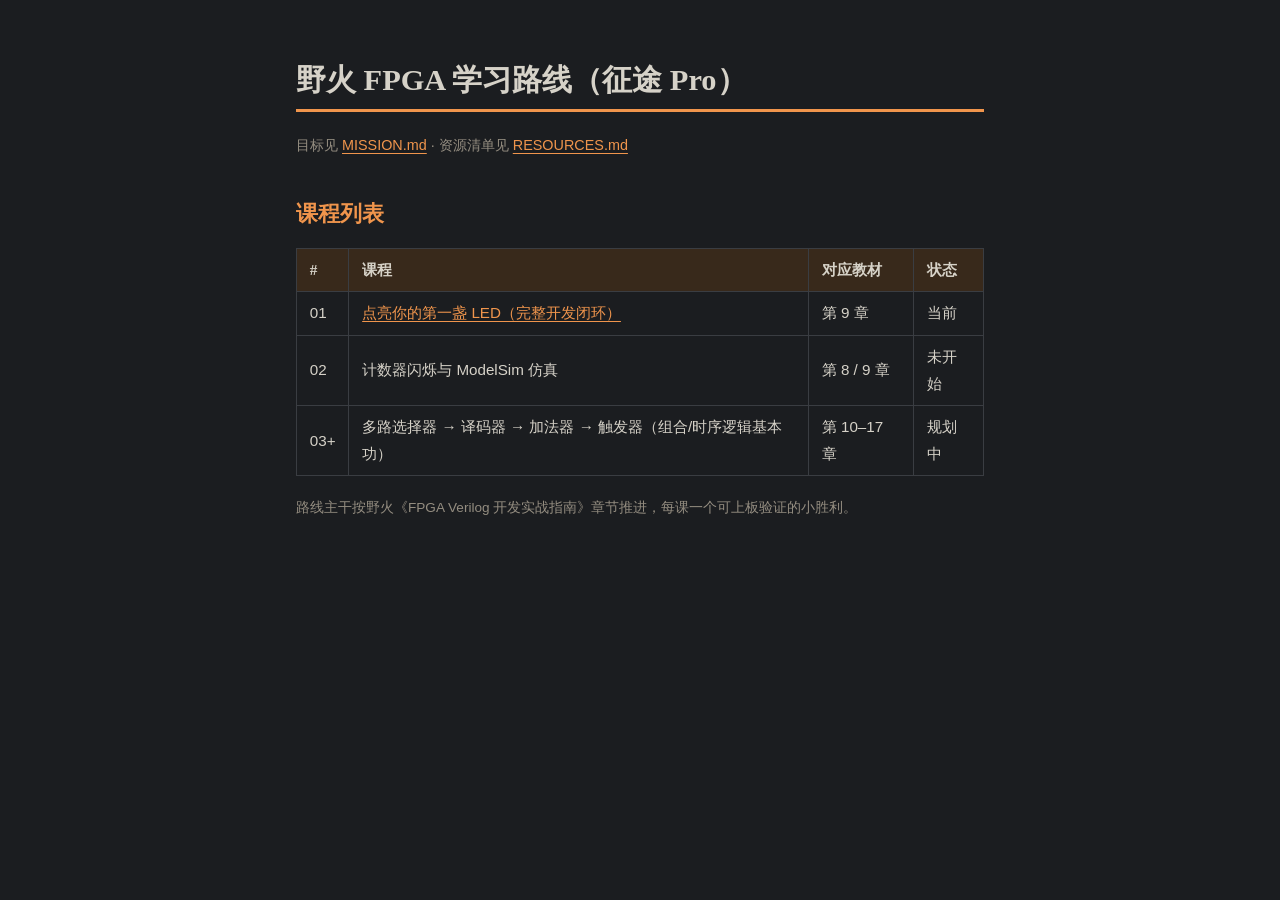
<file: lean_doc/index.html>
<!DOCTYPE html>
<html lang="zh-CN">
<head>
<meta charset="UTF-8">
<title>野火 FPGA 学习路线 · 课程总览</title>
<link rel="stylesheet" href="assets/style.css">
</head>
<body>
<h1>野火 FPGA 学习路线（征途 Pro）</h1>
<p class="meta">目标见 <a href="MISSION.md">MISSION.md</a> · 资源清单见 <a href="RESOURCES.md">RESOURCES.md</a></p>

<h2>课程列表</h2>
<table>
  <tr><th>#</th><th>课程</th><th>对应教材</th><th>状态</th></tr>
  <tr><td>01</td><td><a href="lessons/0001-first-light.html">点亮你的第一盏 LED（完整开发闭环）</a></td><td>第 9 章</td><td>当前</td></tr>
  <tr><td>02</td><td>计数器闪烁与 ModelSim 仿真</td><td>第 8 / 9 章</td><td>未开始</td></tr>
  <tr><td>03+</td><td>多路选择器 → 译码器 → 加法器 → 触发器（组合/时序逻辑基本功）</td><td>第 10–17 章</td><td>规划中</td></tr>
</table>

<p class="print-note">路线主干按野火《FPGA Verilog 开发实战指南》章节推进，每课一个可上板验证的小胜利。</p>
</body>
</html>
</file>
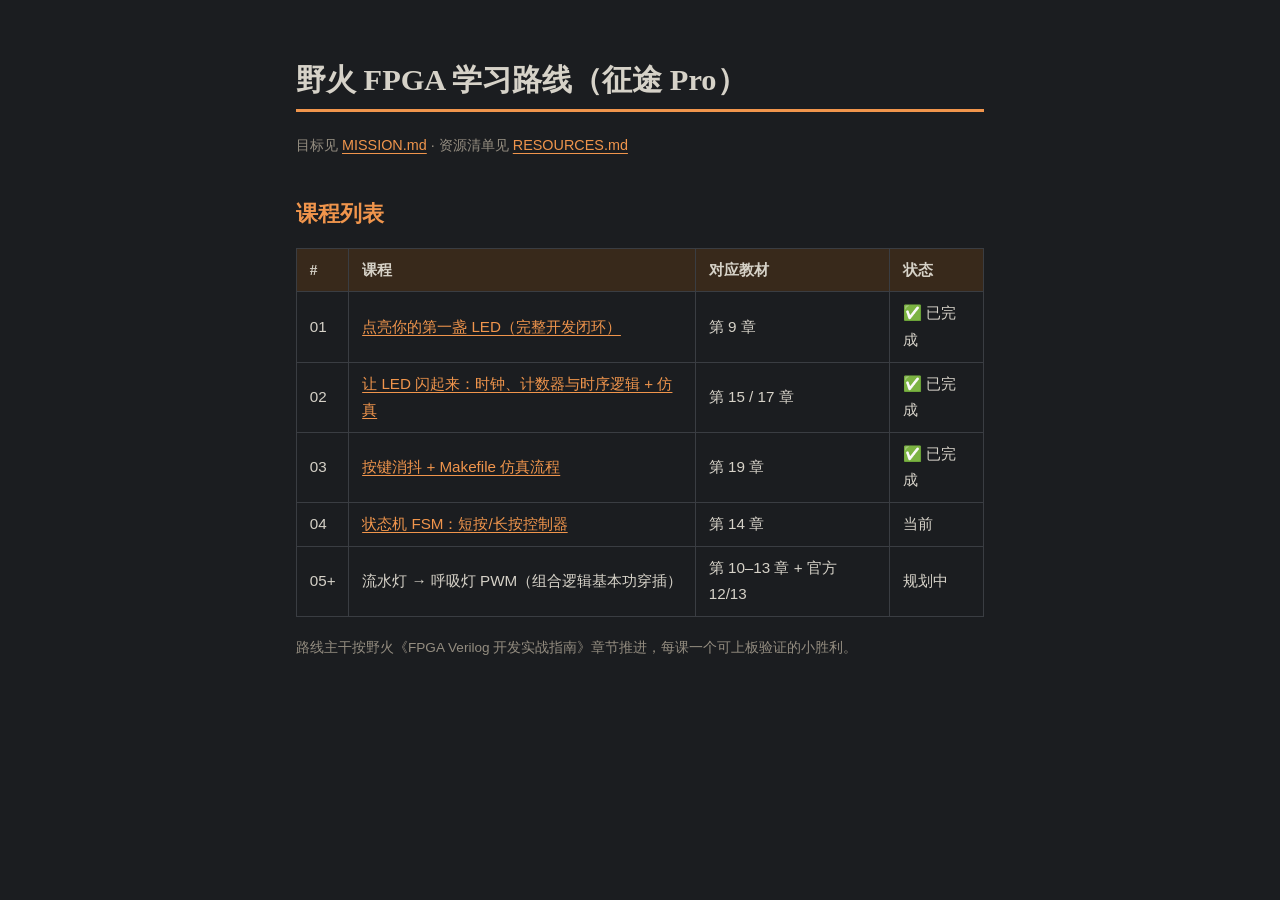
<file: learn_doc/index.html>
<!DOCTYPE html>
<html lang="zh-CN">
<head>
<meta charset="UTF-8">
<title>野火 FPGA 学习路线 · 课程总览</title>
<link rel="stylesheet" href="assets/style.css">
</head>
<body>
<h1>野火 FPGA 学习路线（征途 Pro）</h1>
<p class="meta">目标见 <a href="MISSION.md">MISSION.md</a> · 资源清单见 <a href="RESOURCES.md">RESOURCES.md</a></p>

<h2>课程列表</h2>
<table>
  <tr><th>#</th><th>课程</th><th>对应教材</th><th>状态</th></tr>
  <tr><td>01</td><td><a href="lessons/0001-first-light.html">点亮你的第一盏 LED（完整开发闭环）</a></td><td>第 9 章</td><td>✅ 已完成</td></tr>
  <tr><td>02</td><td><a href="lessons/0002-blink-and-simulate.html">让 LED 闪起来：时钟、计数器与时序逻辑 + 仿真</a></td><td>第 15 / 17 章</td><td>✅ 已完成</td></tr>
  <tr><td>03</td><td><a href="lessons/0003-key-debounce.html">按键消抖 + Makefile 仿真流程</a></td><td>第 19 章</td><td>✅ 已完成</td></tr>
  <tr><td>04</td><td><a href="lessons/0004-fsm.html">状态机 FSM：短按/长按控制器</a></td><td>第 14 章</td><td>当前</td></tr>
  <tr><td>05+</td><td>流水灯 → 呼吸灯 PWM（组合逻辑基本功穿插）</td><td>第 10–13 章 + 官方 12/13</td><td>规划中</td></tr>
</table>

<p class="print-note">路线主干按野火《FPGA Verilog 开发实战指南》章节推进，每课一个可上板验证的小胜利。</p>
</body>
</html>
</file>
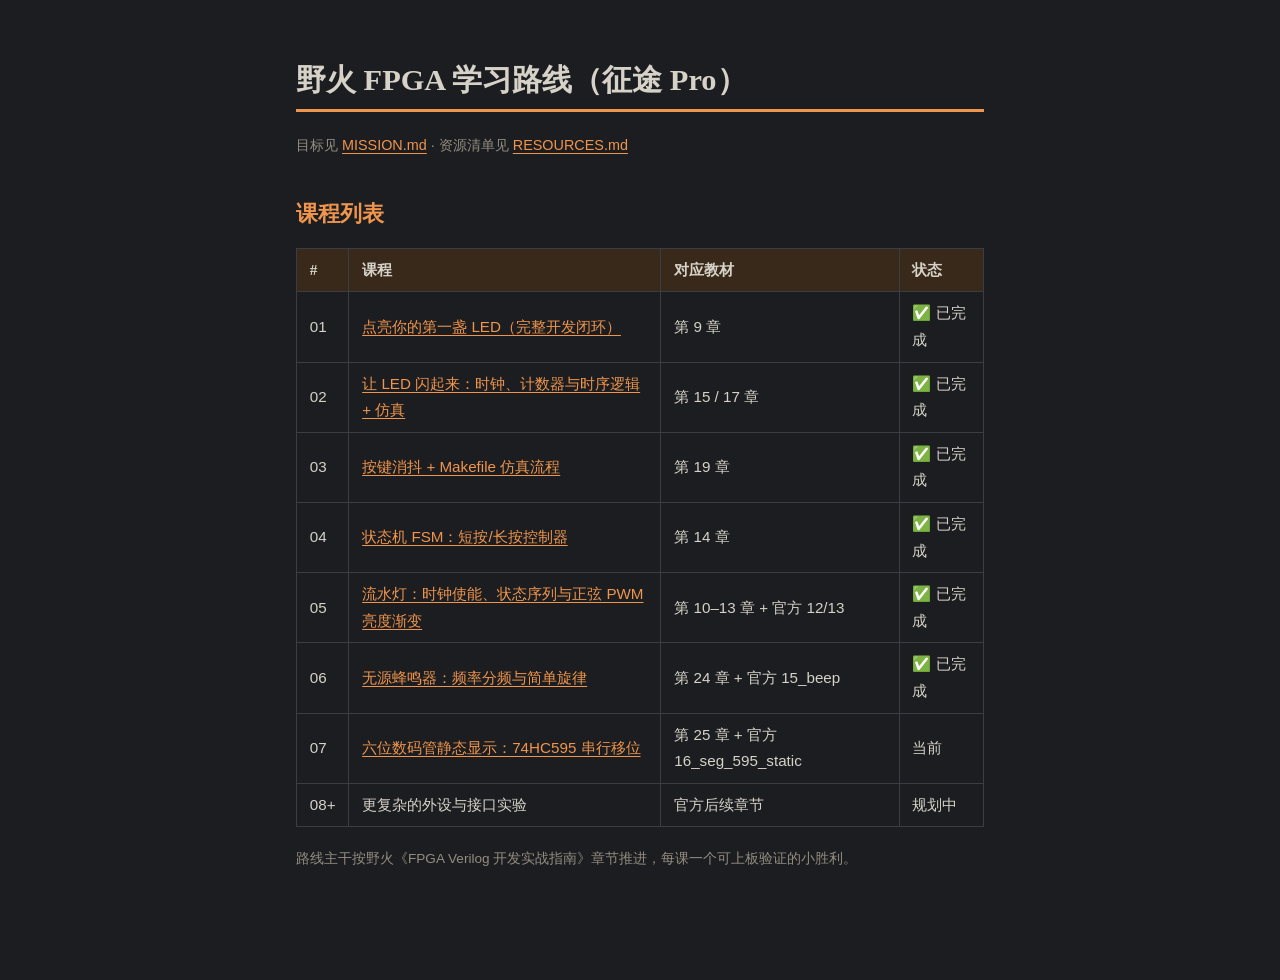
<file: test/learn_doc/index.html>
<!DOCTYPE html>
<html lang="zh-CN">
<head>
<meta charset="UTF-8">
<title>野火 FPGA 学习路线 · 课程总览</title>
<link rel="stylesheet" href="assets/style.css">
</head>
<body>
<h1>野火 FPGA 学习路线（征途 Pro）</h1>
<p class="meta">目标见 <a href="MISSION.md">MISSION.md</a> · 资源清单见 <a href="RESOURCES.md">RESOURCES.md</a></p>

<h2>课程列表</h2>
<table>
  <tr><th>#</th><th>课程</th><th>对应教材</th><th>状态</th></tr>
  <tr><td>01</td><td><a href="lessons/0001-first-light.html">点亮你的第一盏 LED（完整开发闭环）</a></td><td>第 9 章</td><td>✅ 已完成</td></tr>
  <tr><td>02</td><td><a href="lessons/0002-blink-and-simulate.html">让 LED 闪起来：时钟、计数器与时序逻辑 + 仿真</a></td><td>第 15 / 17 章</td><td>✅ 已完成</td></tr>
  <tr><td>03</td><td><a href="lessons/0003-key-debounce.html">按键消抖 + Makefile 仿真流程</a></td><td>第 19 章</td><td>✅ 已完成</td></tr>
  <tr><td>04</td><td><a href="lessons/0004-fsm.html">状态机 FSM：短按/长按控制器</a></td><td>第 14 章</td><td>✅ 已完成</td></tr>
  <tr><td>05</td><td><a href="lessons/0005-water-led.html">流水灯：时钟使能、状态序列与正弦 PWM 亮度渐变</a></td><td>第 10–13 章 + 官方 12/13</td><td>✅ 已完成</td></tr>
  <tr><td>06</td><td><a href="lessons/0006-beep.html">无源蜂鸣器：频率分频与简单旋律</a></td><td>第 24 章 + 官方 15_beep</td><td>✅ 已完成</td></tr>
  <tr><td>07</td><td><a href="lessons/0007-seg595-static.html">六位数码管静态显示：74HC595 串行移位</a></td><td>第 25 章 + 官方 16_seg_595_static</td><td>当前</td></tr>
  <tr><td>08+</td><td>更复杂的外设与接口实验</td><td>官方后续章节</td><td>规划中</td></tr>
</table>

<p class="print-note">路线主干按野火《FPGA Verilog 开发实战指南》章节推进，每课一个可上板验证的小胜利。</p>
</body>
</html>
</file>
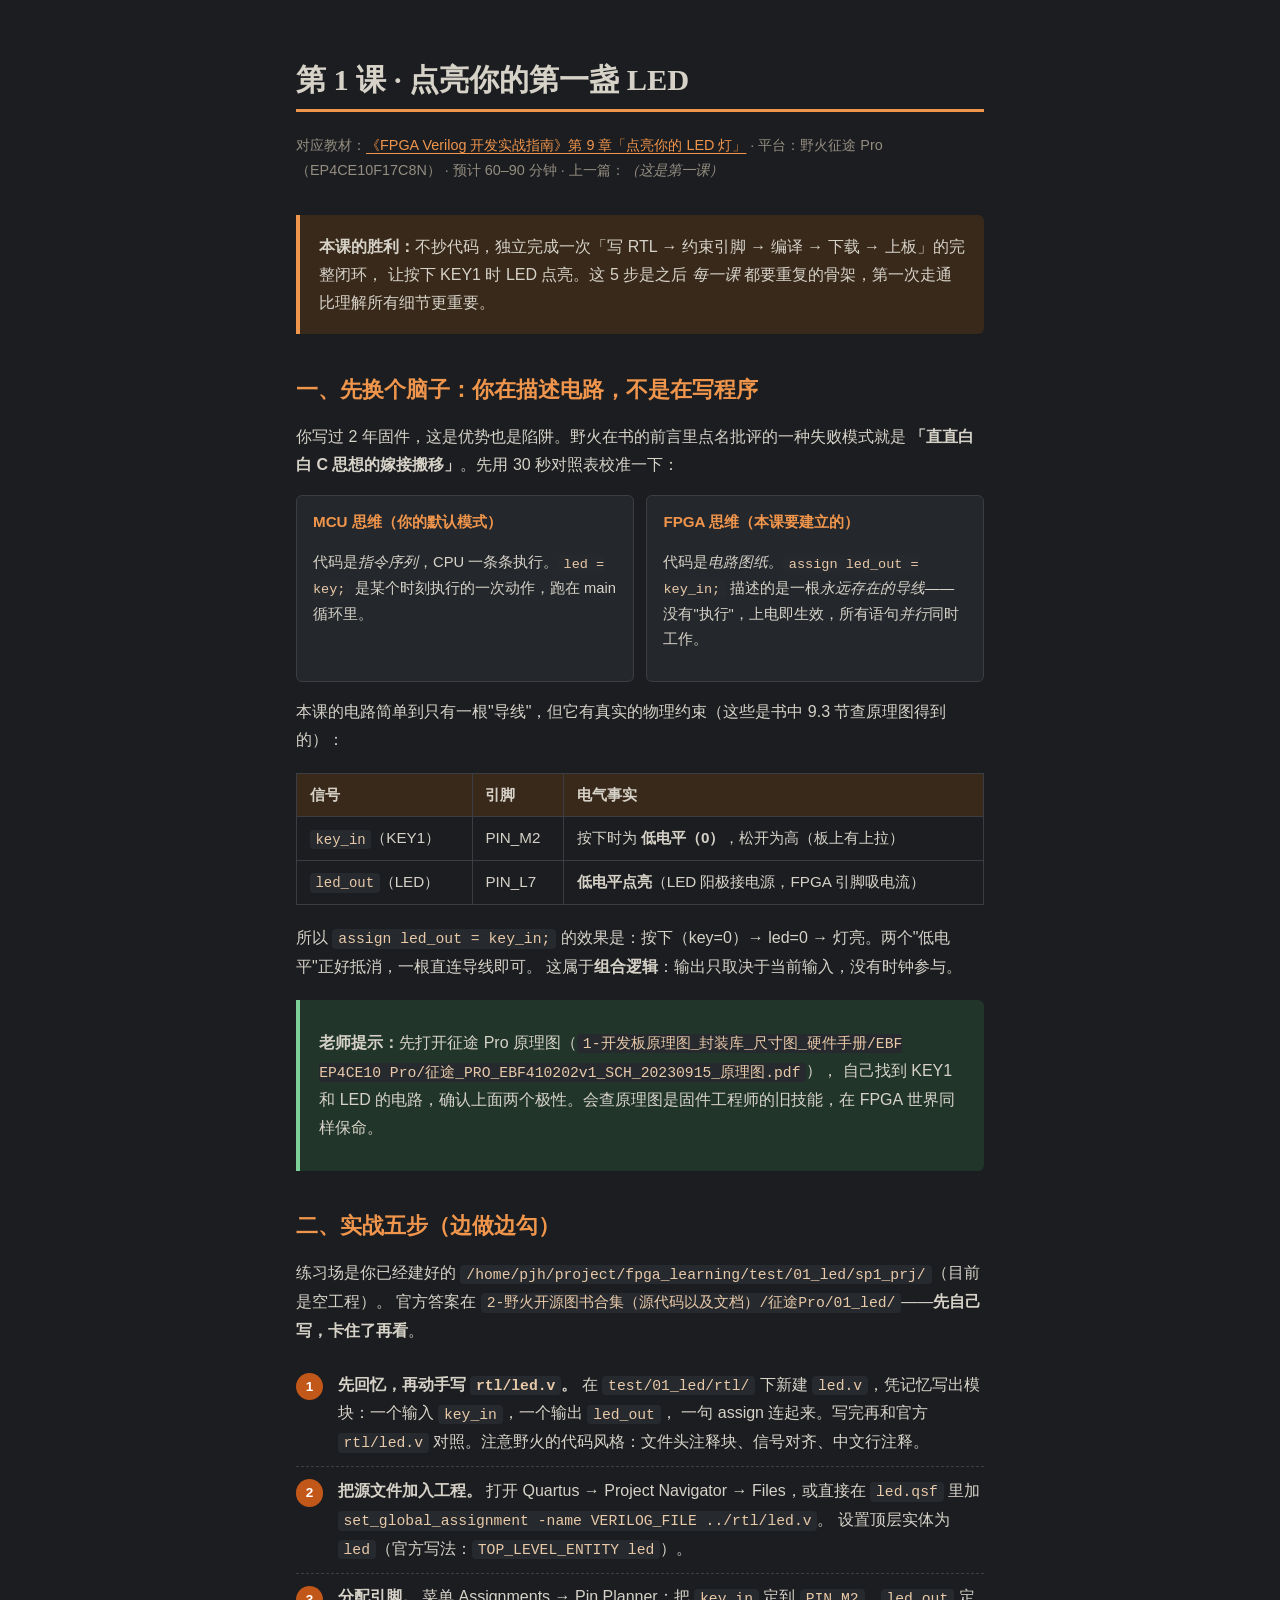
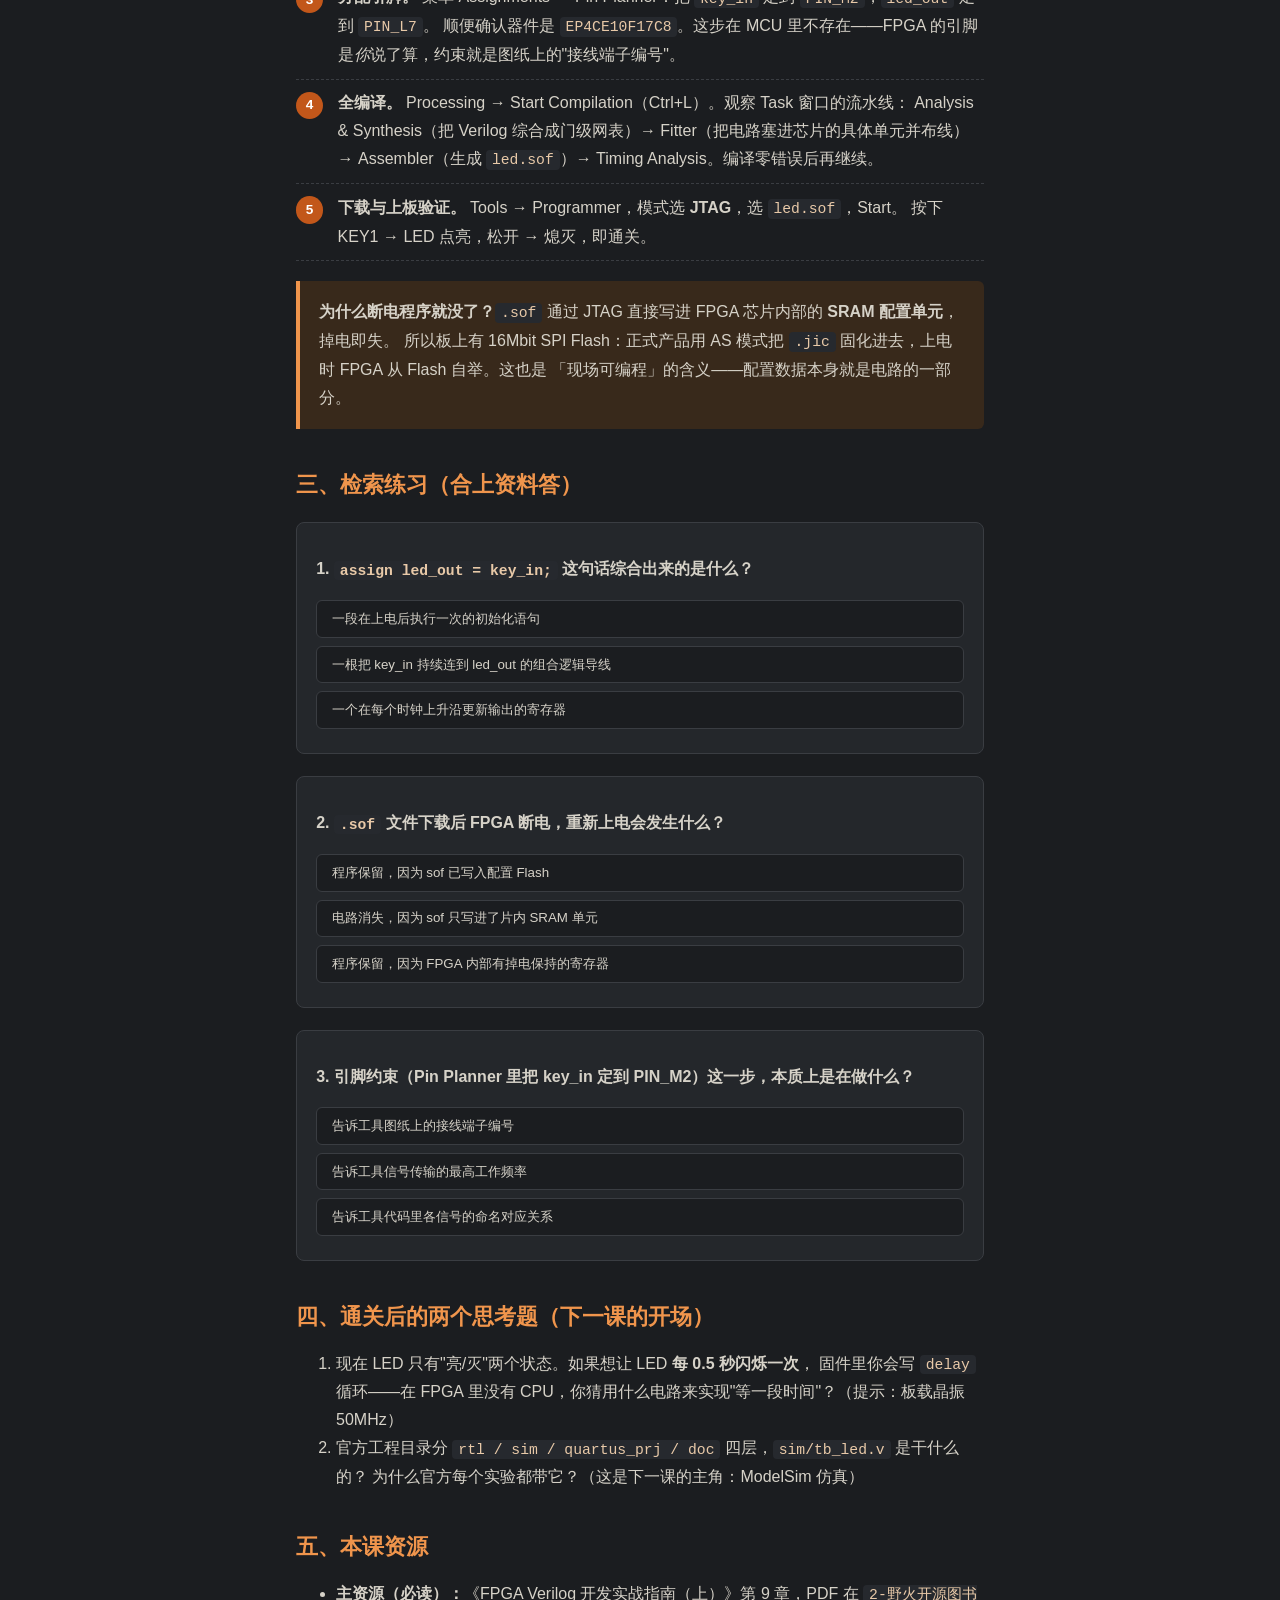
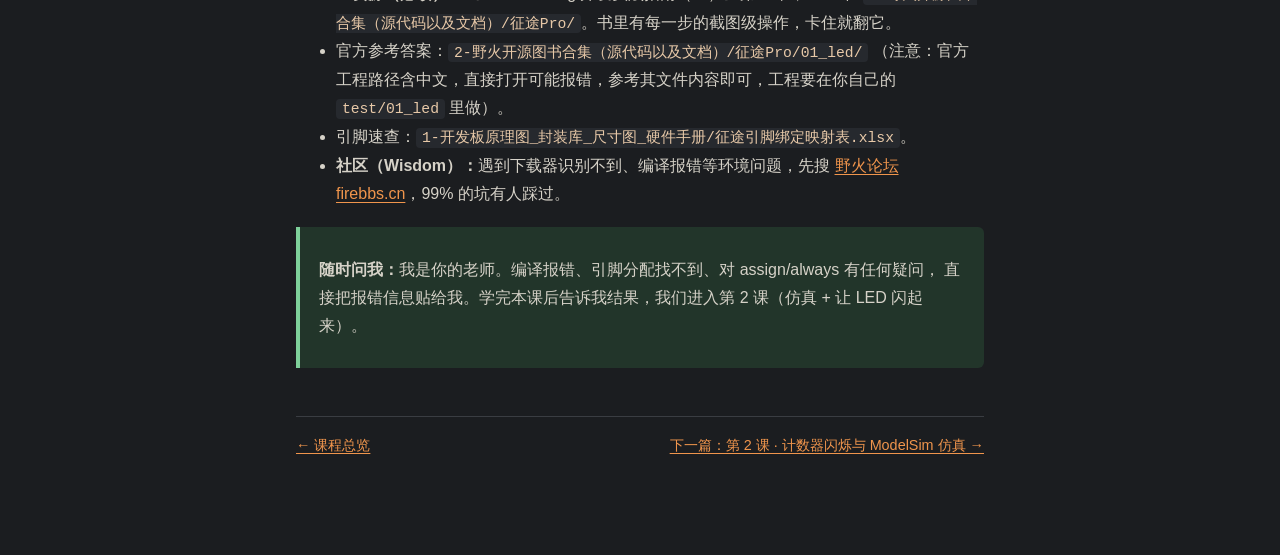
<file: lean_doc/lessons/0001-first-light.html>
<!DOCTYPE html>
<html lang="zh-CN">
<head>
<meta charset="UTF-8">
<meta name="viewport" content="width=device-width, initial-scale=1.0">
<title>第 1 课 · 点亮你的第一盏 LED</title>
<link rel="stylesheet" href="../assets/style.css">
</head>
<body>

<h1>第 1 课 · 点亮你的第一盏 LED</h1>
<p class="meta">
  对应教材：<a href="#ref">《FPGA Verilog 开发实战指南》第 9 章「点亮你的 LED 灯」</a> ·
  平台：野火征途 Pro（EP4CE10F17C8N） ·
  预计 60–90 分钟 ·
  上一篇：<em>（这是第一课）</em>
</p>

<blockquote>
  <p><strong>本课的胜利：</strong>不抄代码，独立完成一次「写 RTL → 约束引脚 → 编译 → 下载 → 上板」的完整闭环，
  让按下 KEY1 时 LED 点亮。这 5 步是之后 <em>每一课</em> 都要重复的骨架，第一次走通比理解所有细节更重要。</p>
</blockquote>

<h2>一、先换个脑子：你在描述电路，不是在写程序</h2>

<p>你写过 2 年固件，这是优势也是陷阱。野火在书的前言里点名批评的一种失败模式就是
<strong>「直直白白 C 思想的嫁接搬移」</strong>。先用 30 秒对照表校准一下：</p>

<div class="vs">
  <div class="cell">
    <h4>MCU 思维（你的默认模式）</h4>
    <p>代码是<em>指令序列</em>，CPU 一条条执行。<code>led = key;</code> 是某个时刻执行的一次动作，跑在 main 循环里。</p>
  </div>
  <div class="cell">
    <h4>FPGA 思维（本课要建立的）</h4>
    <p>代码是<em>电路图纸</em>。<code>assign led_out = key_in;</code> 描述的是一根<em>永远存在的导线</em>——没有"执行"，上电即生效，所有语句<em>并行</em>同时工作。</p>
  </div>
</div>

<p>本课的电路简单到只有一根"导线"，但它有真实的物理约束（这些是书中 9.3 节查原理图得到的）：</p>

<table>
  <tr><th>信号</th><th>引脚</th><th>电气事实</th></tr>
  <tr><td><code>key_in</code>（KEY1）</td><td>PIN_M2</td><td>按下时为 <strong>低电平（0）</strong>，松开为高（板上有上拉）</td></tr>
  <tr><td><code>led_out</code>（LED）</td><td>PIN_L7</td><td><strong>低电平点亮</strong>（LED 阳极接电源，FPGA 引脚吸电流）</td></tr>
</table>

<p>所以 <code>assign led_out = key_in;</code> 的效果是：按下（key=0）→ led=0 → 灯亮。两个"低电平"正好抵消，一根直连导线即可。
这属于<strong>组合逻辑</strong>：输出只取决于当前输入，没有时钟参与。</p>

<div class="teacher">
  <p><strong>老师提示：</strong>先打开征途 Pro 原理图（<code>1-开发板原理图_封装库_尺寸图_硬件手册/EBF EP4CE10 Pro/征途_PRO_EBF410202v1_SCH_20230915_原理图.pdf</code>），
  自己找到 KEY1 和 LED 的电路，确认上面两个极性。会查原理图是固件工程师的旧技能，在 FPGA 世界同样保命。</p>
</div>

<h2>二、实战五步（边做边勾）</h2>

<p>练习场是你已经建好的 <code>/home/pjh/project/fpga_learning/test/01_led/sp1_prj/</code>（目前是空工程）。
官方答案在 <code>2-野火开源图书合集（源代码以及文档）/征途Pro/01_led/</code>——<strong>先自己写，卡住了再看</strong>。</p>

<ol class="steps">
  <li><strong>先回忆，再动手写 <code>rtl/led.v</code>。</strong>
    在 <code>test/01_led/rtl/</code> 下新建 <code>led.v</code>，凭记忆写出模块：一个输入 <code>key_in</code>，一个输出 <code>led_out</code>，
    一句 assign 连起来。写完再和官方 <code>rtl/led.v</code> 对照。注意野火的代码风格：文件头注释块、信号对齐、中文行注释。</li>
  <li><strong>把源文件加入工程。</strong>
    打开 Quartus → Project Navigator → Files，或直接在 <code>led.qsf</code> 里加
    <code>set_global_assignment -name VERILOG_FILE ../rtl/led.v</code>。
    设置顶层实体为 <code>led</code>（官方写法：<code>TOP_LEVEL_ENTITY led</code>）。</li>
  <li><strong>分配引脚。</strong>
    菜单 Assignments → Pin Planner：把 <code>key_in</code> 定到 <code>PIN_M2</code>，<code>led_out</code> 定到 <code>PIN_L7</code>。
    顺便确认器件是 <code>EP4CE10F17C8</code>。这步在 MCU 里不存在——FPGA 的引脚是<em>你</em>说了算，约束就是图纸上的"接线端子编号"。</li>
  <li><strong>全编译。</strong>
    Processing → Start Compilation（Ctrl+L）。观察 Task 窗口的流水线：
    Analysis &amp; Synthesis（把 Verilog 综合成门级网表）→ Fitter（把电路塞进芯片的具体单元并布线）→
    Assembler（生成 <code>led.sof</code>）→ Timing Analysis。编译零错误后再继续。</li>
  <li><strong>下载与上板验证。</strong>
    Tools → Programmer，模式选 <strong>JTAG</strong>，选 <code>led.sof</code>，Start。
    按下 KEY1 → LED 点亮，松开 → 熄灭，即通关。</li>
</ol>

<blockquote>
  <p><strong>为什么断电程序就没了？</strong><code>.sof</code> 通过 JTAG 直接写进 FPGA 芯片内部的 <strong>SRAM 配置单元</strong>，掉电即失。
  所以板上有 16Mbit SPI Flash：正式产品用 AS 模式把 <code>.jic</code> 固化进去，上电时 FPGA 从 Flash 自举。这也是
  「现场可编程」的含义——配置数据本身就是电路的一部分。</p>
</blockquote>

<h2>三、检索练习（合上资料答）</h2>

<div class="quiz" data-answer="1">
  <p class="q">1. <code>assign led_out = key_in;</code> 这句话综合出来的是什么？</p>
  <button>一段在上电后执行一次的初始化语句</button>
  <button>一根把 key_in 持续连到 led_out 的组合逻辑导线</button>
  <button>一个在每个时钟上升沿更新输出的寄存器</button>
  <div class="explain">assign 无时钟、无"执行"，描述的是永远存在的连接——输出随输入实时（纳秒级传播延迟）变化，属于组合逻辑。选"寄存器"的是 always 块里非阻塞赋值干的事。</div>
</div>

<div class="quiz" data-answer="2">
  <p class="q">2. <code>.sof</code> 文件下载后 FPGA 断电，重新上电会发生什么？</p>
  <button>程序保留，因为 sof 已写入配置 Flash</button>
  <button>电路消失，因为 sof 只写进了片内 SRAM 单元</button>
  <button>程序保留，因为 FPGA 内部有掉电保持的寄存器</button>
  <div class="explain">JTAG + sof 是纯 SRAM 配置，掉电即失；要固化必须用 AS 模式烧 .jic 到板载 16Mbit SPI Flash。</div>
</div>

<div class="quiz" data-answer="0">
  <p class="q">3. 引脚约束（Pin Planner 里把 key_in 定到 PIN_M2）这一步，本质上是在做什么？</p>
  <button>告诉工具图纸上的接线端子编号</button>
  <button>告诉工具信号传输的最高工作频率</button>
  <button>告诉工具代码里各信号的命名对应关系</button>
  <div class="explain">FPGA 封装上的球（F17 = 256-pin FBGA）和外部焊盘的连接是硬件固定的，约束就是指定你的哪个端口接到哪个球。时序约束（频率）是另一套东西，后面课程会讲。</div>
</div>

<h2>四、通关后的两个思考题（下一课的开场）</h2>

<ol>
  <li>现在 LED 只有"亮/灭"两个状态。如果想让 LED <strong>每 0.5 秒闪烁一次</strong>，
  固件里你会写 <code>delay</code> 循环——在 FPGA 里没有 CPU，你猜用什么电路来实现"等一段时间"？（提示：板载晶振 50MHz）</li>
  <li>官方工程目录分 <code>rtl / sim / quartus_prj / doc</code> 四层，<code>sim/tb_led.v</code> 是干什么的？
  为什么官方每个实验都带它？（这是下一课的主角：ModelSim 仿真）</li>
</ol>

<h2 id="ref">五、本课资源</h2>

<ul>
  <li><strong>主资源（必读）：</strong>《FPGA Verilog 开发实战指南（上）》第 9 章，PDF 在
    <code>2-野火开源图书合集（源代码以及文档）/征途Pro/</code>。书里有每一步的截图级操作，卡住就翻它。</li>
  <li>官方参考答案：<code>2-野火开源图书合集（源代码以及文档）/征途Pro/01_led/</code>
    （注意：官方工程路径含中文，直接打开可能报错，参考其文件内容即可，工程要在你自己的 <code>test/01_led</code> 里做）。</li>
  <li>引脚速查：<code>1-开发板原理图_封装库_尺寸图_硬件手册/征途引脚绑定映射表.xlsx</code>。</li>
  <li><strong>社区（Wisdom）：</strong>遇到下载器识别不到、编译报错等环境问题，先搜
    <a href="https://www.firebbs.cn">野火论坛 firebbs.cn</a>，99% 的坑有人踩过。</li>
</ul>

<div class="teacher">
  <p><strong>随时问我：</strong>我是你的老师。编译报错、引脚分配找不到、对 assign/always 有任何疑问，
  直接把报错信息贴给我。学完本课后告诉我结果，我们进入第 2 课（仿真 + 让 LED 闪起来）。</p>
</div>

<nav class="lesson-nav">
  <a href="../index.html">← 课程总览</a>
  <a href="0002-blink-and-simulate.html">下一篇：第 2 课 · 计数器闪烁与 ModelSim 仿真 →</a>
</nav>

<script>
// 测验：点击即判分，同一按钮不允许重复刷分
document.querySelectorAll('.quiz').forEach(function (quiz) {
  var answer = parseInt(quiz.dataset.answer, 10);
  var buttons = quiz.querySelectorAll('button');
  var done = false;
  buttons.forEach(function (btn, i) {
    btn.addEventListener('click', function () {
      if (done) return;
      done = true;
      btn.classList.add(i === answer ? 'correct' : 'wrong');
      if (i !== answer) buttons[answer].classList.add('correct');
      quiz.querySelector('.explain').classList.add('show');
    });
  });
});
</script>

</body>
</html>
</file>
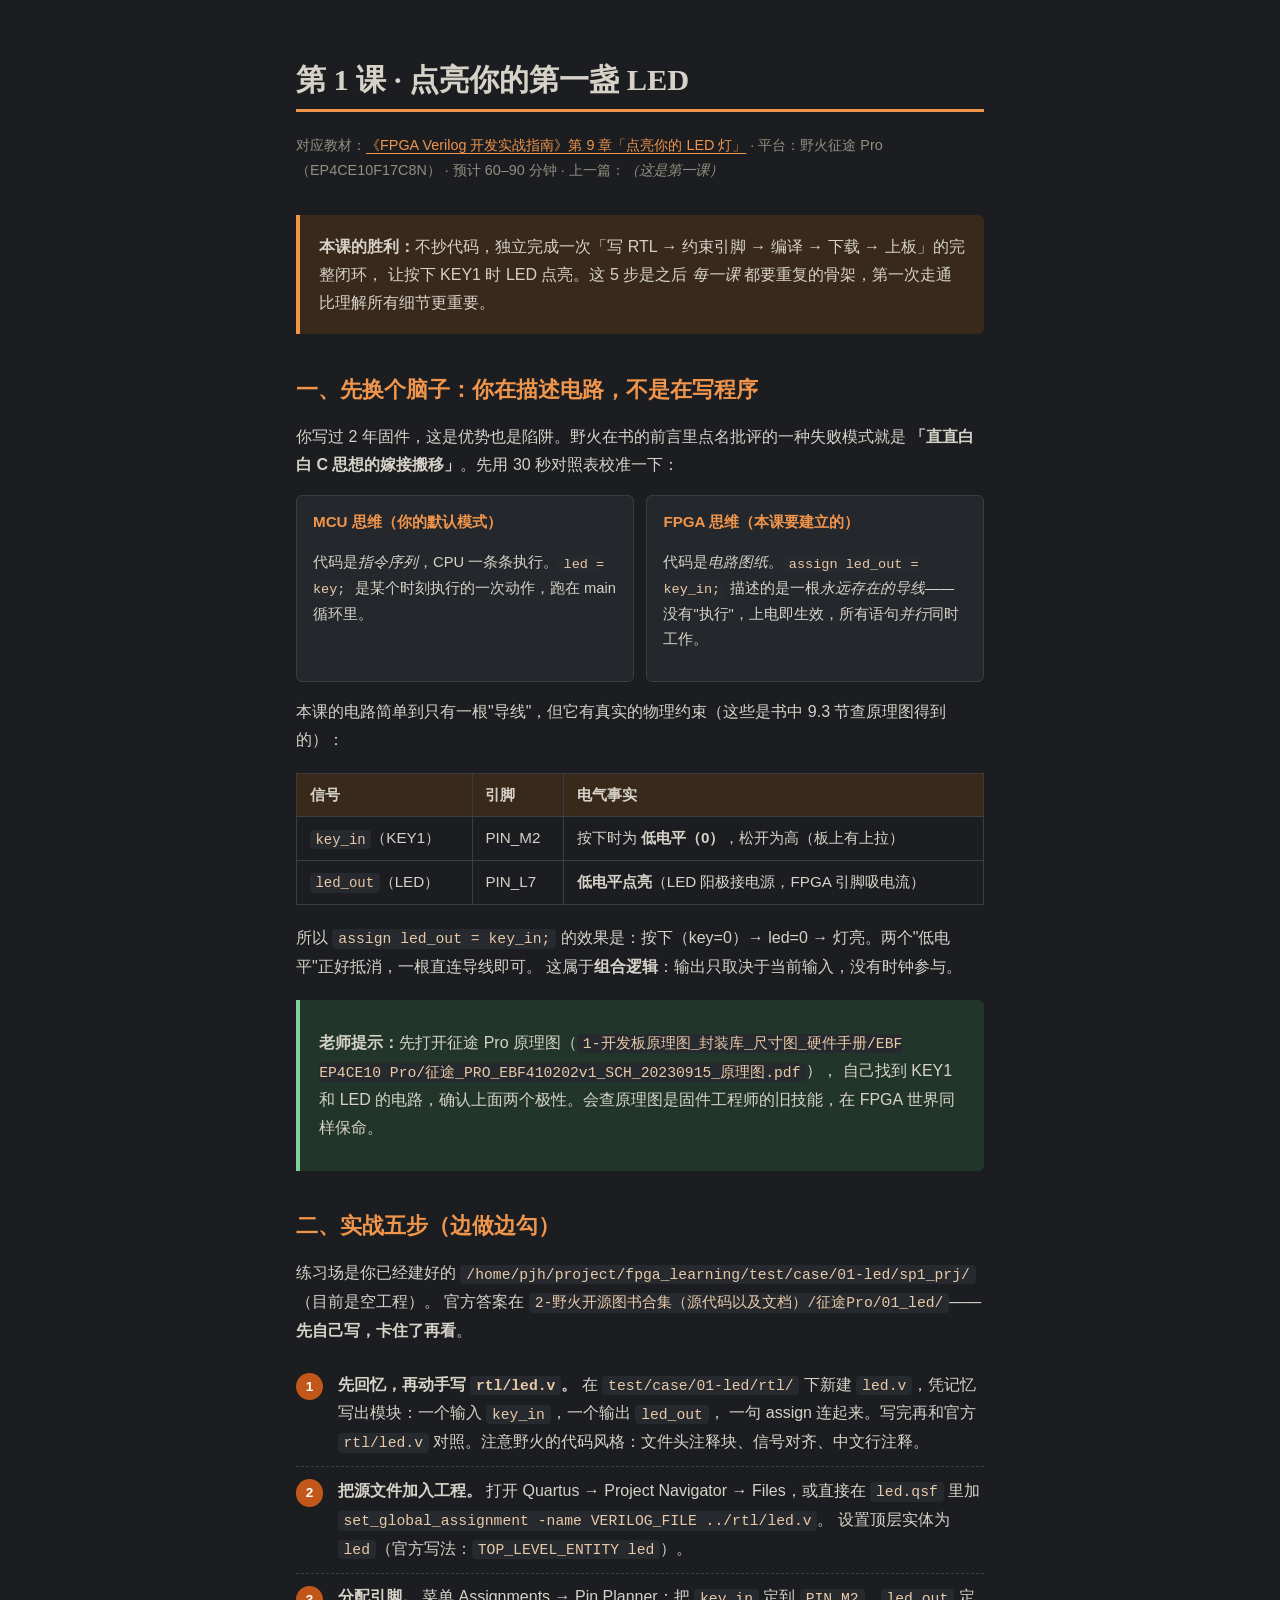
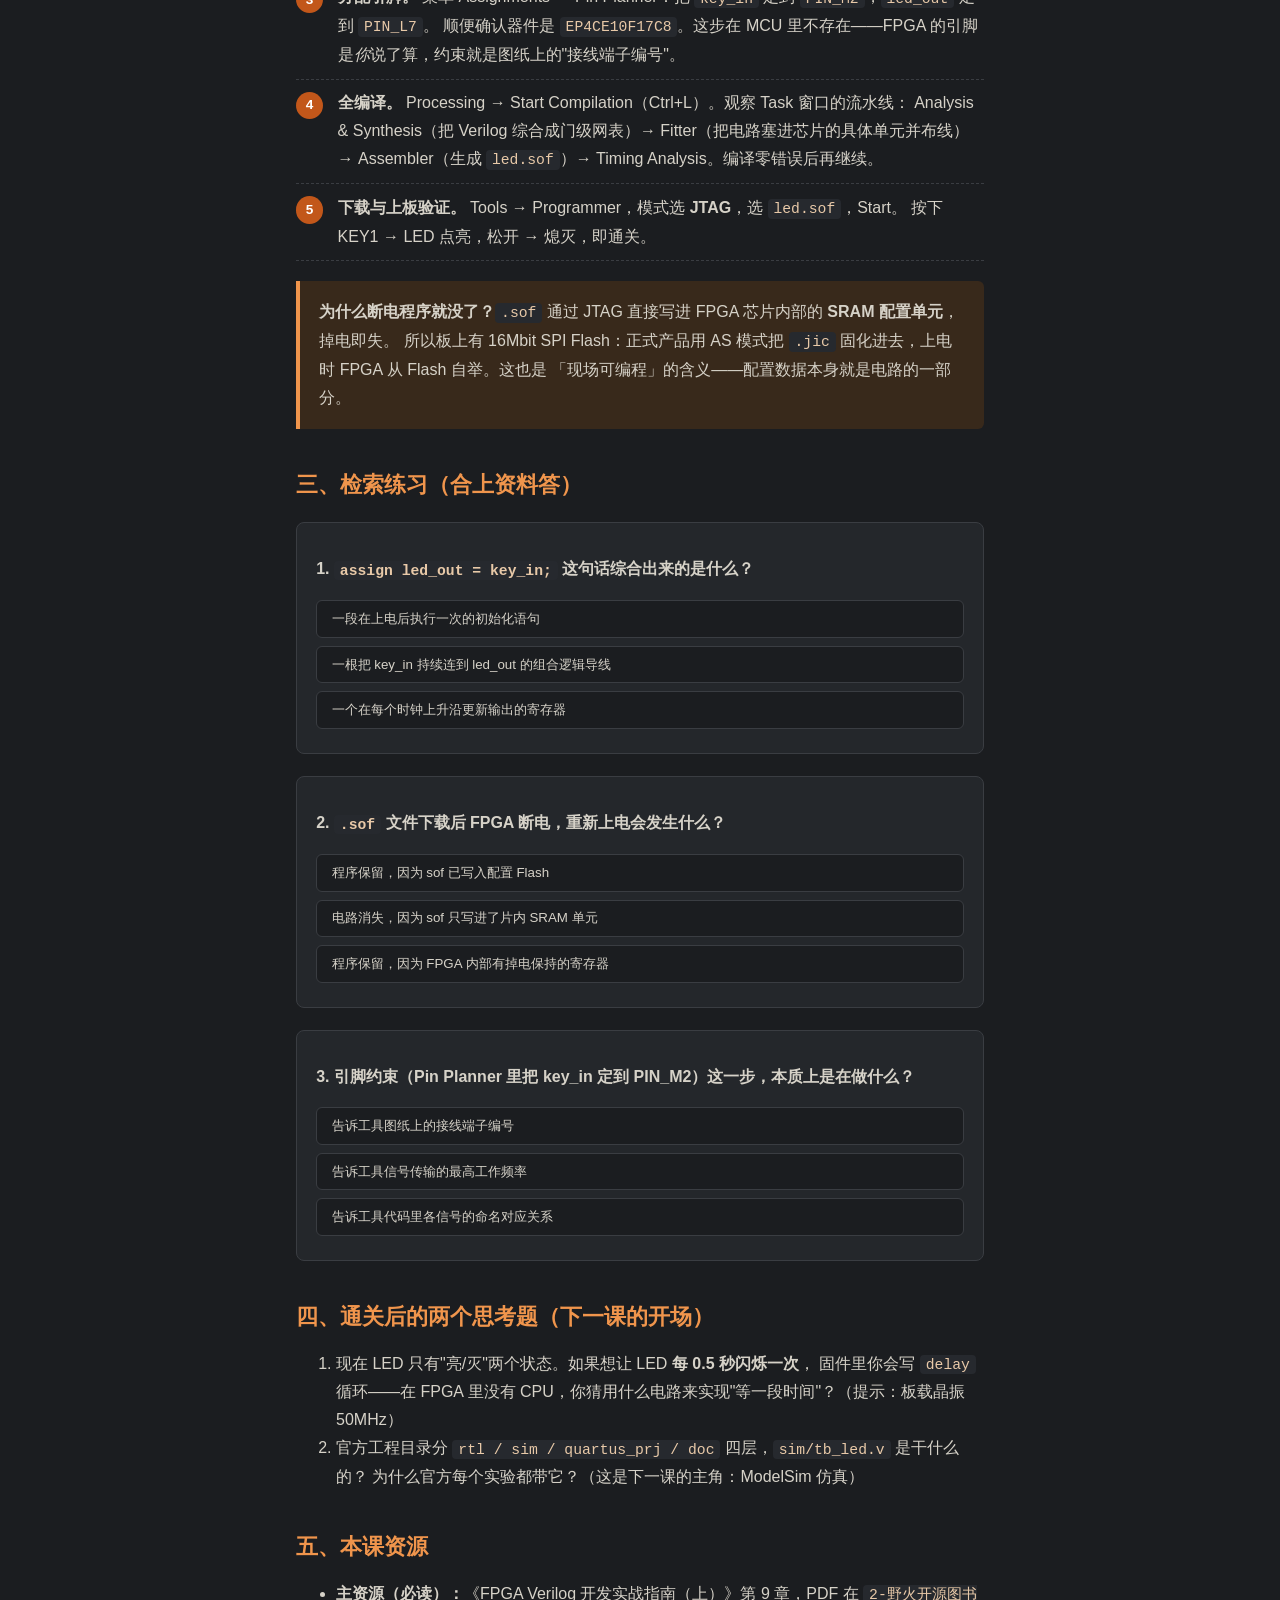
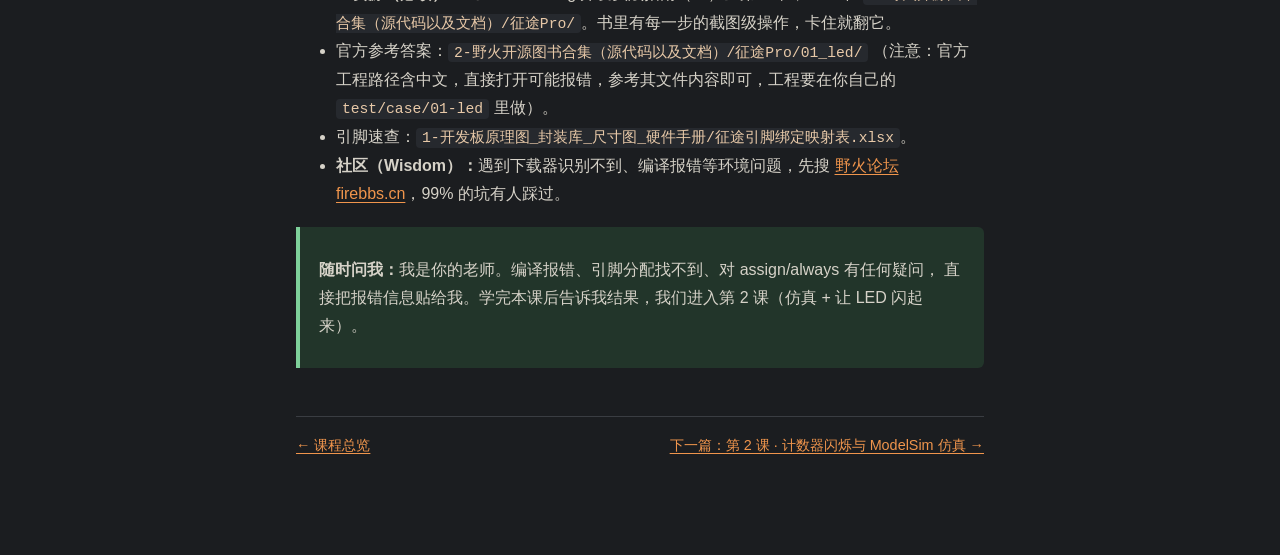
<file: learn_doc/lessons/0001-first-light.html>
<!DOCTYPE html>
<html lang="zh-CN">
<head>
<meta charset="UTF-8">
<meta name="viewport" content="width=device-width, initial-scale=1.0">
<title>第 1 课 · 点亮你的第一盏 LED</title>
<link rel="stylesheet" href="../assets/style.css">
</head>
<body>

<h1>第 1 课 · 点亮你的第一盏 LED</h1>
<p class="meta">
  对应教材：<a href="#ref">《FPGA Verilog 开发实战指南》第 9 章「点亮你的 LED 灯」</a> ·
  平台：野火征途 Pro（EP4CE10F17C8N） ·
  预计 60–90 分钟 ·
  上一篇：<em>（这是第一课）</em>
</p>

<blockquote>
  <p><strong>本课的胜利：</strong>不抄代码，独立完成一次「写 RTL → 约束引脚 → 编译 → 下载 → 上板」的完整闭环，
  让按下 KEY1 时 LED 点亮。这 5 步是之后 <em>每一课</em> 都要重复的骨架，第一次走通比理解所有细节更重要。</p>
</blockquote>

<h2>一、先换个脑子：你在描述电路，不是在写程序</h2>

<p>你写过 2 年固件，这是优势也是陷阱。野火在书的前言里点名批评的一种失败模式就是
<strong>「直直白白 C 思想的嫁接搬移」</strong>。先用 30 秒对照表校准一下：</p>

<div class="vs">
  <div class="cell">
    <h4>MCU 思维（你的默认模式）</h4>
    <p>代码是<em>指令序列</em>，CPU 一条条执行。<code>led = key;</code> 是某个时刻执行的一次动作，跑在 main 循环里。</p>
  </div>
  <div class="cell">
    <h4>FPGA 思维（本课要建立的）</h4>
    <p>代码是<em>电路图纸</em>。<code>assign led_out = key_in;</code> 描述的是一根<em>永远存在的导线</em>——没有"执行"，上电即生效，所有语句<em>并行</em>同时工作。</p>
  </div>
</div>

<p>本课的电路简单到只有一根"导线"，但它有真实的物理约束（这些是书中 9.3 节查原理图得到的）：</p>

<table>
  <tr><th>信号</th><th>引脚</th><th>电气事实</th></tr>
  <tr><td><code>key_in</code>（KEY1）</td><td>PIN_M2</td><td>按下时为 <strong>低电平（0）</strong>，松开为高（板上有上拉）</td></tr>
  <tr><td><code>led_out</code>（LED）</td><td>PIN_L7</td><td><strong>低电平点亮</strong>（LED 阳极接电源，FPGA 引脚吸电流）</td></tr>
</table>

<p>所以 <code>assign led_out = key_in;</code> 的效果是：按下（key=0）→ led=0 → 灯亮。两个"低电平"正好抵消，一根直连导线即可。
这属于<strong>组合逻辑</strong>：输出只取决于当前输入，没有时钟参与。</p>

<div class="teacher">
  <p><strong>老师提示：</strong>先打开征途 Pro 原理图（<code>1-开发板原理图_封装库_尺寸图_硬件手册/EBF EP4CE10 Pro/征途_PRO_EBF410202v1_SCH_20230915_原理图.pdf</code>），
  自己找到 KEY1 和 LED 的电路，确认上面两个极性。会查原理图是固件工程师的旧技能，在 FPGA 世界同样保命。</p>
</div>

<h2>二、实战五步（边做边勾）</h2>

<p>练习场是你已经建好的 <code>/home/pjh/project/fpga_learning/test/case/01-led/sp1_prj/</code>（目前是空工程）。
官方答案在 <code>2-野火开源图书合集（源代码以及文档）/征途Pro/01_led/</code>——<strong>先自己写，卡住了再看</strong>。</p>

<ol class="steps">
  <li><strong>先回忆，再动手写 <code>rtl/led.v</code>。</strong>
    在 <code>test/case/01-led/rtl/</code> 下新建 <code>led.v</code>，凭记忆写出模块：一个输入 <code>key_in</code>，一个输出 <code>led_out</code>，
    一句 assign 连起来。写完再和官方 <code>rtl/led.v</code> 对照。注意野火的代码风格：文件头注释块、信号对齐、中文行注释。</li>
  <li><strong>把源文件加入工程。</strong>
    打开 Quartus → Project Navigator → Files，或直接在 <code>led.qsf</code> 里加
    <code>set_global_assignment -name VERILOG_FILE ../rtl/led.v</code>。
    设置顶层实体为 <code>led</code>（官方写法：<code>TOP_LEVEL_ENTITY led</code>）。</li>
  <li><strong>分配引脚。</strong>
    菜单 Assignments → Pin Planner：把 <code>key_in</code> 定到 <code>PIN_M2</code>，<code>led_out</code> 定到 <code>PIN_L7</code>。
    顺便确认器件是 <code>EP4CE10F17C8</code>。这步在 MCU 里不存在——FPGA 的引脚是<em>你</em>说了算，约束就是图纸上的"接线端子编号"。</li>
  <li><strong>全编译。</strong>
    Processing → Start Compilation（Ctrl+L）。观察 Task 窗口的流水线：
    Analysis &amp; Synthesis（把 Verilog 综合成门级网表）→ Fitter（把电路塞进芯片的具体单元并布线）→
    Assembler（生成 <code>led.sof</code>）→ Timing Analysis。编译零错误后再继续。</li>
  <li><strong>下载与上板验证。</strong>
    Tools → Programmer，模式选 <strong>JTAG</strong>，选 <code>led.sof</code>，Start。
    按下 KEY1 → LED 点亮，松开 → 熄灭，即通关。</li>
</ol>

<blockquote>
  <p><strong>为什么断电程序就没了？</strong><code>.sof</code> 通过 JTAG 直接写进 FPGA 芯片内部的 <strong>SRAM 配置单元</strong>，掉电即失。
  所以板上有 16Mbit SPI Flash：正式产品用 AS 模式把 <code>.jic</code> 固化进去，上电时 FPGA 从 Flash 自举。这也是
  「现场可编程」的含义——配置数据本身就是电路的一部分。</p>
</blockquote>

<h2>三、检索练习（合上资料答）</h2>

<div class="quiz" data-answer="1">
  <p class="q">1. <code>assign led_out = key_in;</code> 这句话综合出来的是什么？</p>
  <button>一段在上电后执行一次的初始化语句</button>
  <button>一根把 key_in 持续连到 led_out 的组合逻辑导线</button>
  <button>一个在每个时钟上升沿更新输出的寄存器</button>
  <div class="explain">assign 无时钟、无"执行"，描述的是永远存在的连接——输出随输入实时（纳秒级传播延迟）变化，属于组合逻辑。选"寄存器"的是 always 块里非阻塞赋值干的事。</div>
</div>

<div class="quiz" data-answer="2">
  <p class="q">2. <code>.sof</code> 文件下载后 FPGA 断电，重新上电会发生什么？</p>
  <button>程序保留，因为 sof 已写入配置 Flash</button>
  <button>电路消失，因为 sof 只写进了片内 SRAM 单元</button>
  <button>程序保留，因为 FPGA 内部有掉电保持的寄存器</button>
  <div class="explain">JTAG + sof 是纯 SRAM 配置，掉电即失；要固化必须用 AS 模式烧 .jic 到板载 16Mbit SPI Flash。</div>
</div>

<div class="quiz" data-answer="0">
  <p class="q">3. 引脚约束（Pin Planner 里把 key_in 定到 PIN_M2）这一步，本质上是在做什么？</p>
  <button>告诉工具图纸上的接线端子编号</button>
  <button>告诉工具信号传输的最高工作频率</button>
  <button>告诉工具代码里各信号的命名对应关系</button>
  <div class="explain">FPGA 封装上的球（F17 = 256-pin FBGA）和外部焊盘的连接是硬件固定的，约束就是指定你的哪个端口接到哪个球。时序约束（频率）是另一套东西，后面课程会讲。</div>
</div>

<h2>四、通关后的两个思考题（下一课的开场）</h2>

<ol>
  <li>现在 LED 只有"亮/灭"两个状态。如果想让 LED <strong>每 0.5 秒闪烁一次</strong>，
  固件里你会写 <code>delay</code> 循环——在 FPGA 里没有 CPU，你猜用什么电路来实现"等一段时间"？（提示：板载晶振 50MHz）</li>
  <li>官方工程目录分 <code>rtl / sim / quartus_prj / doc</code> 四层，<code>sim/tb_led.v</code> 是干什么的？
  为什么官方每个实验都带它？（这是下一课的主角：ModelSim 仿真）</li>
</ol>

<h2 id="ref">五、本课资源</h2>

<ul>
  <li><strong>主资源（必读）：</strong>《FPGA Verilog 开发实战指南（上）》第 9 章，PDF 在
    <code>2-野火开源图书合集（源代码以及文档）/征途Pro/</code>。书里有每一步的截图级操作，卡住就翻它。</li>
  <li>官方参考答案：<code>2-野火开源图书合集（源代码以及文档）/征途Pro/01_led/</code>
    （注意：官方工程路径含中文，直接打开可能报错，参考其文件内容即可，工程要在你自己的 <code>test/case/01-led</code> 里做）。</li>
  <li>引脚速查：<code>1-开发板原理图_封装库_尺寸图_硬件手册/征途引脚绑定映射表.xlsx</code>。</li>
  <li><strong>社区（Wisdom）：</strong>遇到下载器识别不到、编译报错等环境问题，先搜
    <a href="https://www.firebbs.cn">野火论坛 firebbs.cn</a>，99% 的坑有人踩过。</li>
</ul>

<div class="teacher">
  <p><strong>随时问我：</strong>我是你的老师。编译报错、引脚分配找不到、对 assign/always 有任何疑问，
  直接把报错信息贴给我。学完本课后告诉我结果，我们进入第 2 课（仿真 + 让 LED 闪起来）。</p>
</div>

<nav class="lesson-nav">
  <a href="../index.html">← 课程总览</a>
  <a href="0002-blink-and-simulate.html">下一篇：第 2 课 · 计数器闪烁与 ModelSim 仿真 →</a>
</nav>

<script>
// 测验：点击即判分，同一按钮不允许重复刷分
document.querySelectorAll('.quiz').forEach(function (quiz) {
  var answer = parseInt(quiz.dataset.answer, 10);
  var buttons = quiz.querySelectorAll('button');
  var done = false;
  buttons.forEach(function (btn, i) {
    btn.addEventListener('click', function () {
      if (done) return;
      done = true;
      btn.classList.add(i === answer ? 'correct' : 'wrong');
      if (i !== answer) buttons[answer].classList.add('correct');
      quiz.querySelector('.explain').classList.add('show');
    });
  });
});
</script>

</body>
</html>
</file>
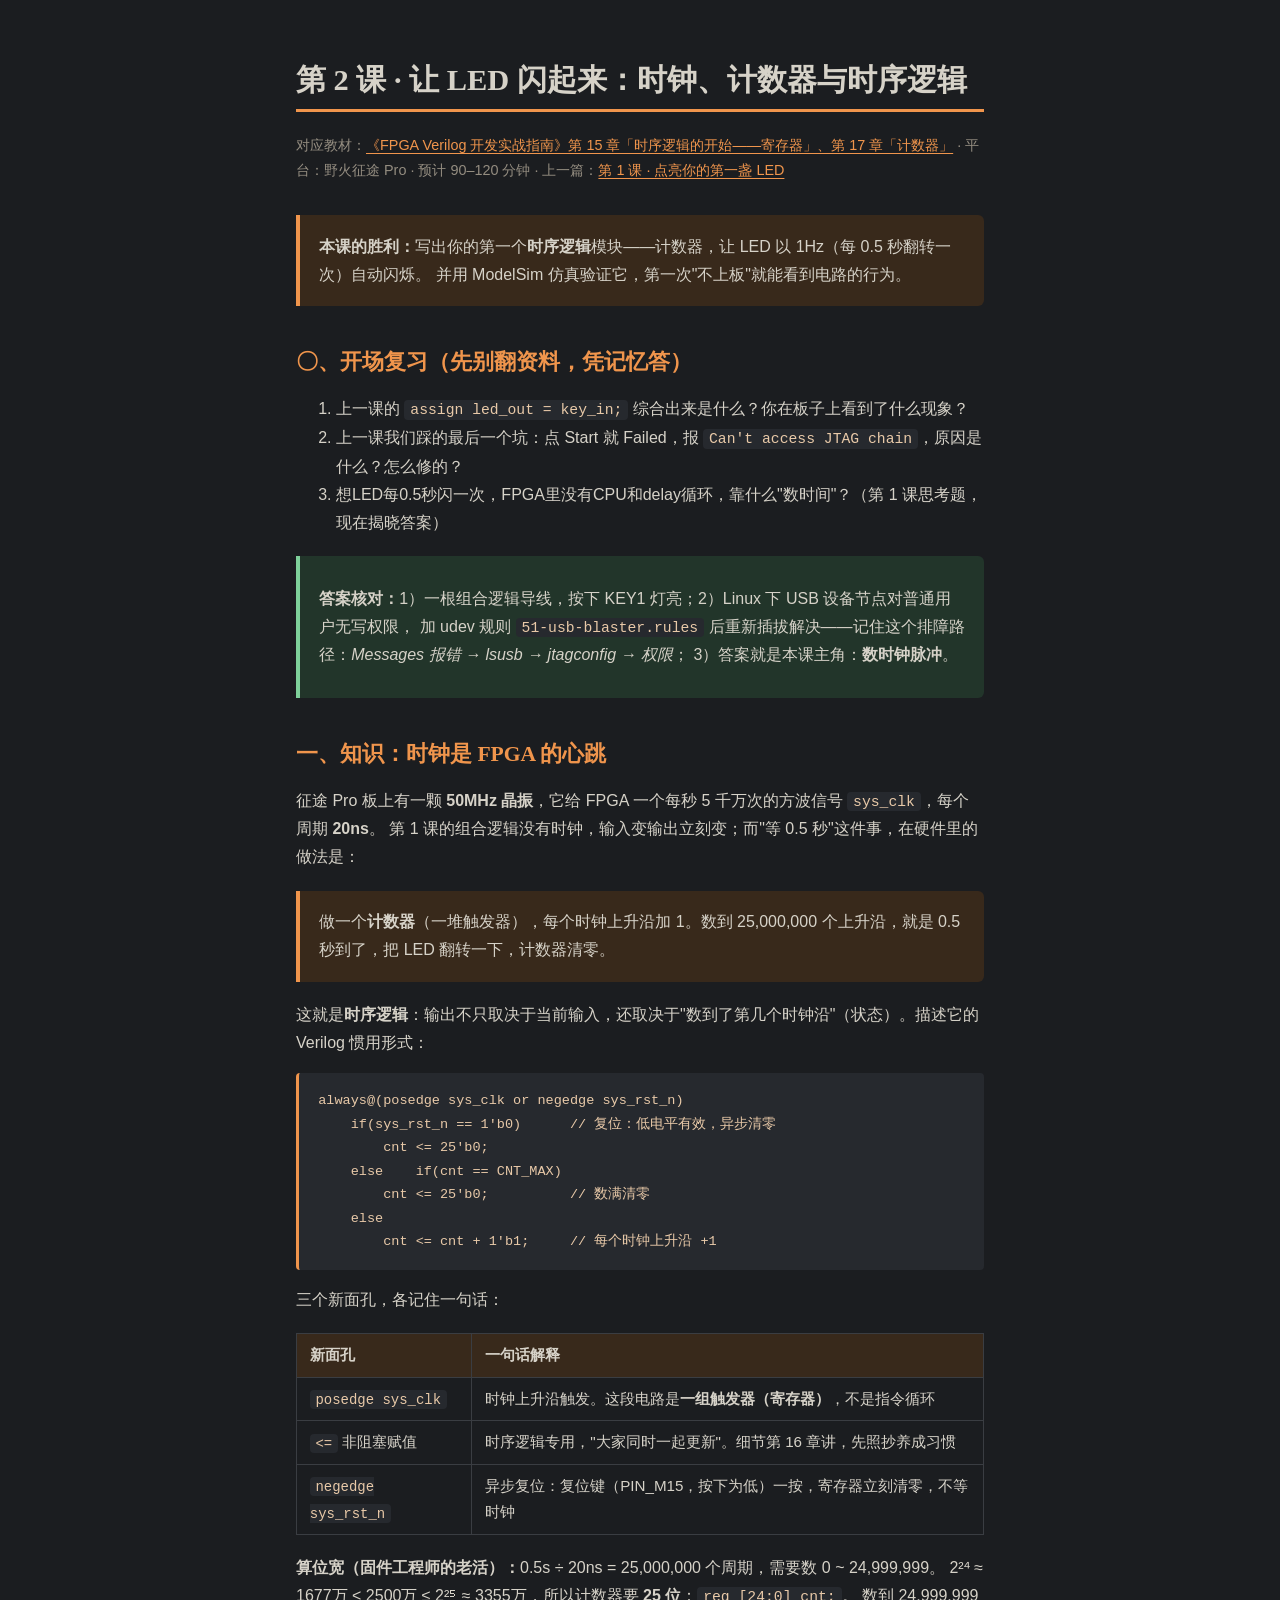
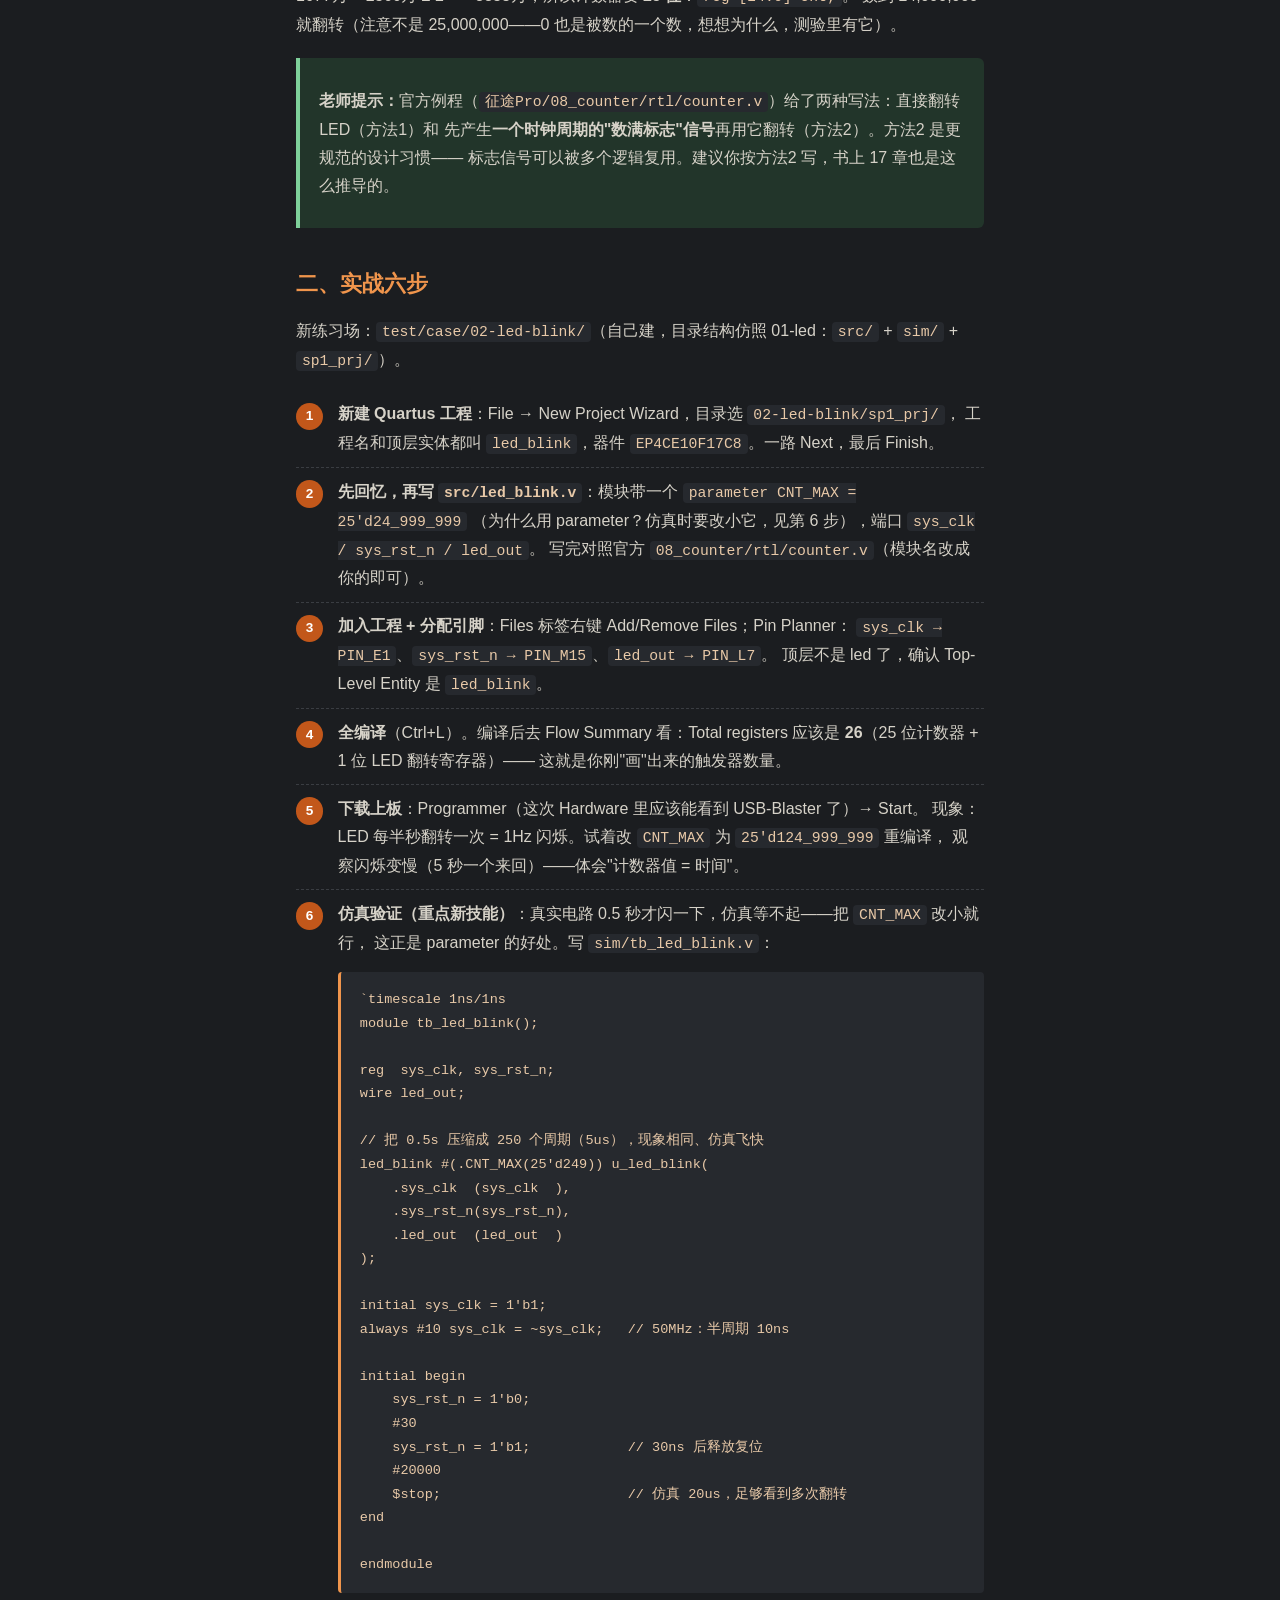
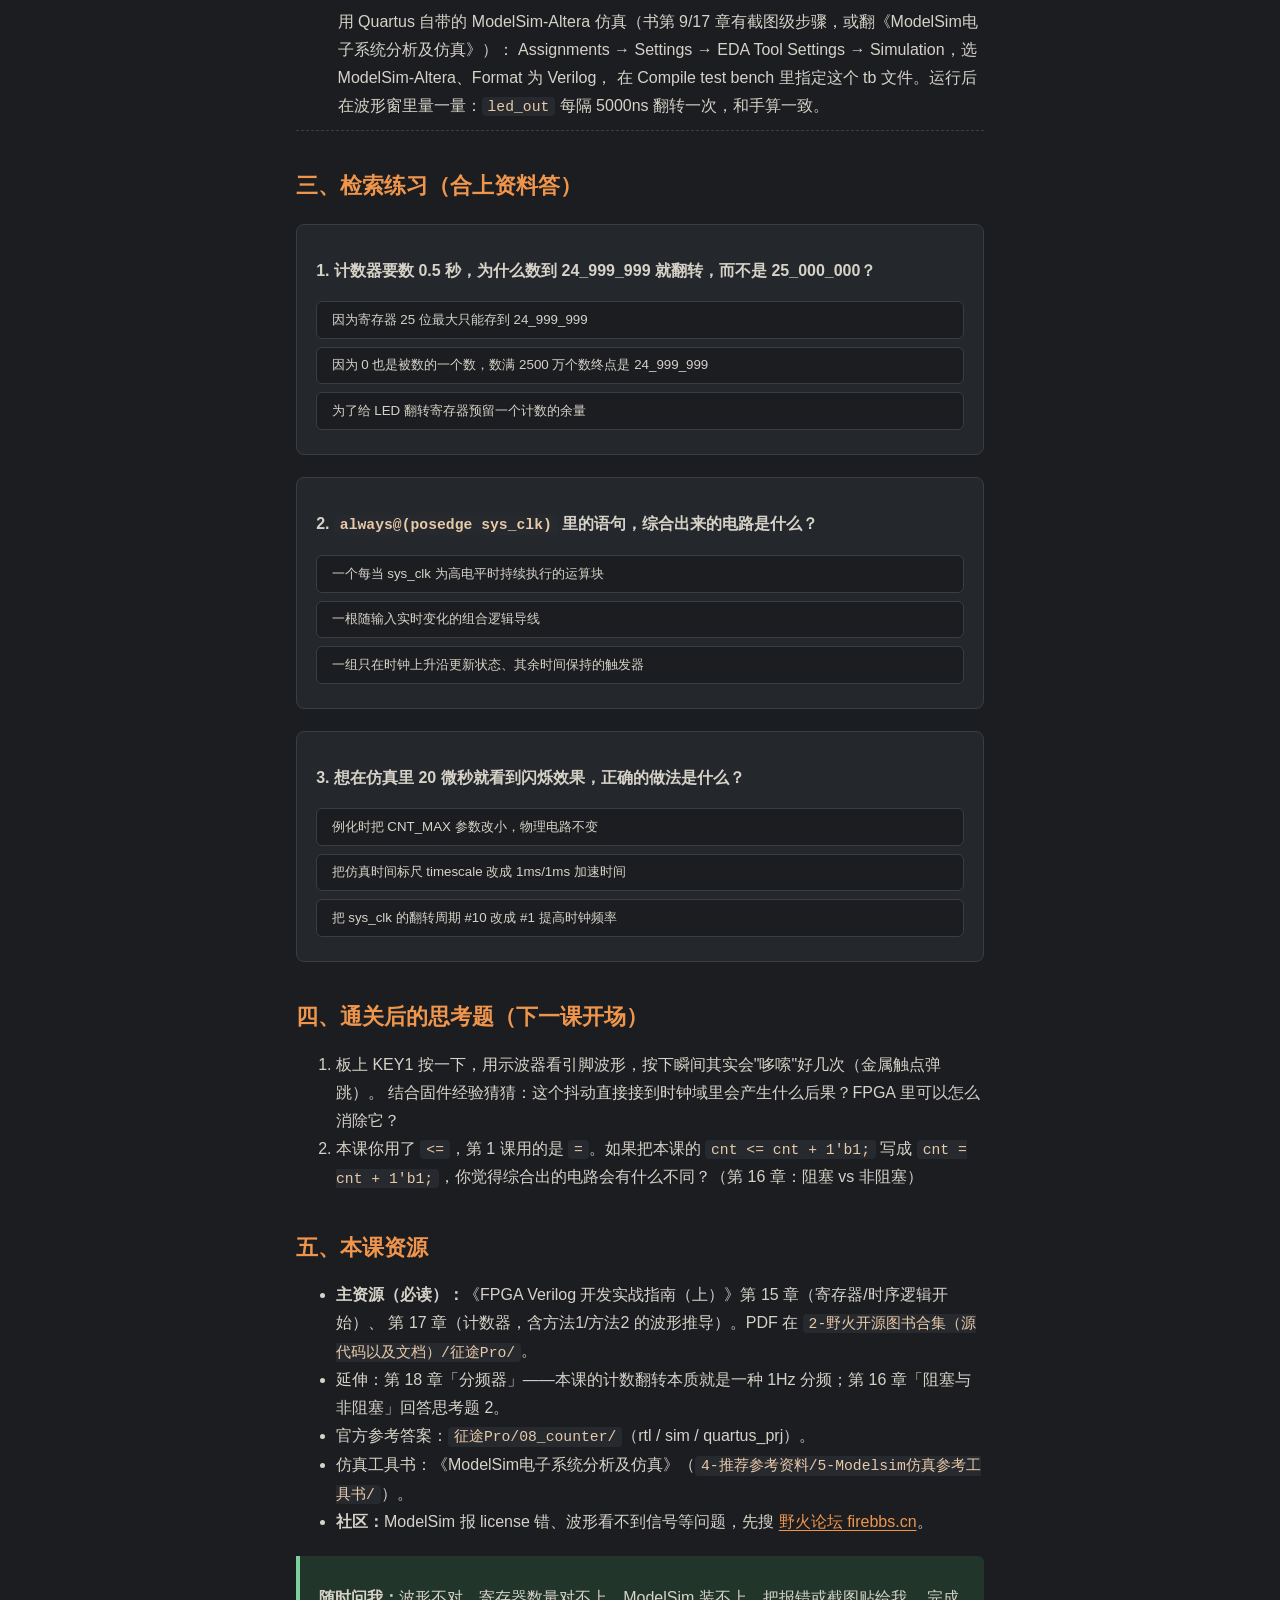
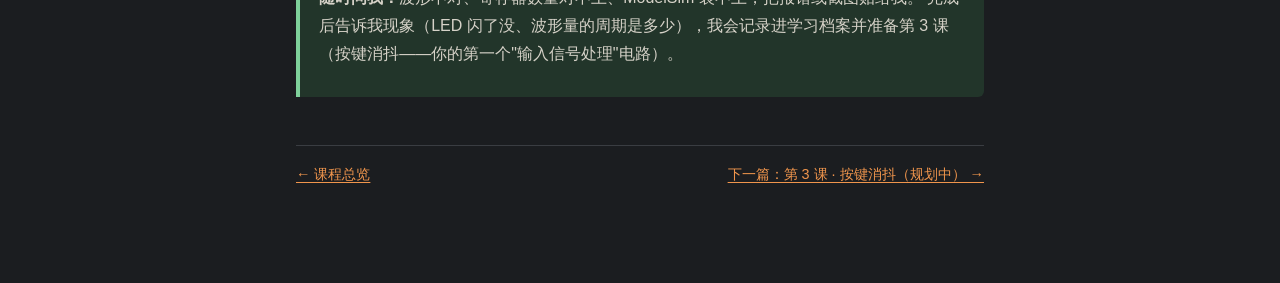
<file: learn_doc/lessons/0002-blink-and-simulate.html>
<!DOCTYPE html>
<html lang="zh-CN">
<head>
<meta charset="UTF-8">
<meta name="viewport" content="width=device-width, initial-scale=1.0">
<title>第 2 课 · 让 LED 闪起来：时钟、计数器与时序逻辑</title>
<link rel="stylesheet" href="../assets/style.css">
</head>
<body>

<h1>第 2 课 · 让 LED 闪起来：时钟、计数器与时序逻辑</h1>
<p class="meta">
  对应教材：<a href="#ref">《FPGA Verilog 开发实战指南》第 15 章「时序逻辑的开始——寄存器」、第 17 章「计数器」</a> ·
  平台：野火征途 Pro ·
  预计 90–120 分钟 ·
  上一篇：<a href="0001-first-light.html">第 1 课 · 点亮你的第一盏 LED</a>
</p>

<blockquote>
  <p><strong>本课的胜利：</strong>写出你的第一个<strong>时序逻辑</strong>模块——计数器，让 LED 以 1Hz（每 0.5 秒翻转一次）自动闪烁。
  并用 ModelSim 仿真验证它，第一次"不上板"就能看到电路的行为。</p>
</blockquote>

<h2>〇、开场复习（先别翻资料，凭记忆答）</h2>

<ol>
  <li>上一课的 <code>assign led_out = key_in;</code> 综合出来是什么？你在板子上看到了什么现象？</li>
  <li>上一课我们踩的最后一个坑：点 Start 就 Failed，报 <code>Can't access JTAG chain</code>，原因是什么？怎么修的？</li>
  <li>想LED每0.5秒闪一次，FPGA里没有CPU和delay循环，靠什么"数时间"？（第 1 课思考题，现在揭晓答案）</li>
</ol>

<div class="teacher">
  <p><strong>答案核对：</strong>1）一根组合逻辑导线，按下 KEY1 灯亮；2）Linux 下 USB 设备节点对普通用户无写权限，
  加 udev 规则 <code>51-usb-blaster.rules</code> 后重新插拔解决——记住这个排障路径：<em>Messages 报错 → lsusb → jtagconfig → 权限</em>；
  3）答案就是本课主角：<strong>数时钟脉冲</strong>。</p>
</div>

<h2>一、知识：时钟是 FPGA 的心跳</h2>

<p>征途 Pro 板上有一颗 <strong>50MHz 晶振</strong>，它给 FPGA 一个每秒 5 千万次的方波信号 <code>sys_clk</code>，每个周期 <strong>20ns</strong>。
第 1 课的组合逻辑没有时钟，输入变输出立刻变；而"等 0.5 秒"这件事，在硬件里的做法是：</p>

<blockquote>
  <p>做一个<strong>计数器</strong>（一堆触发器），每个时钟上升沿加 1。数到 25,000,000 个上升沿，就是 0.5 秒到了，把 LED 翻转一下，计数器清零。</p>
</blockquote>

<p>这就是<strong>时序逻辑</strong>：输出不只取决于当前输入，还取决于"数到了第几个时钟沿"（状态）。描述它的 Verilog 惯用形式：</p>

<pre><code>always@(posedge sys_clk or negedge sys_rst_n)
    if(sys_rst_n == 1'b0)      // 复位：低电平有效，异步清零
        cnt &lt;= 25'b0;
    else    if(cnt == CNT_MAX)
        cnt &lt;= 25'b0;          // 数满清零
    else
        cnt &lt;= cnt + 1'b1;     // 每个时钟上升沿 +1</code></pre>

<p>三个新面孔，各记住一句话：</p>
<table>
  <tr><th>新面孔</th><th>一句话解释</th></tr>
  <tr><td><code>posedge sys_clk</code></td><td>时钟上升沿触发。这段电路是<strong>一组触发器（寄存器）</strong>，不是指令循环</td></tr>
  <tr><td><code>&lt;=</code> 非阻塞赋值</td><td>时序逻辑专用，"大家同时一起更新"。细节第 16 章讲，先照抄养成习惯</td></tr>
  <tr><td><code>negedge sys_rst_n</code></td><td>异步复位：复位键（PIN_M15，按下为低）一按，寄存器立刻清零，不等时钟</td></tr>
</table>

<p><strong>算位宽（固件工程师的老活）：</strong>0.5s ÷ 20ns = 25,000,000 个周期，需要数 0 ~ 24,999,999。
2²⁴ ≈ 1677万 &lt; 2500万 ≤ 2²⁵ ≈ 3355万，所以计数器要 <strong>25 位</strong>：<code>reg [24:0] cnt;</code>。
数到 24,999,999 就翻转（注意不是 25,000,000——0 也是被数的一个数，想想为什么，测验里有它）。</p>

<div class="teacher">
  <p><strong>老师提示：</strong>官方例程（<code>征途Pro/08_counter/rtl/counter.v</code>）给了两种写法：直接翻转 LED（方法1）和
  先产生<strong>一个时钟周期的"数满标志"信号</strong>再用它翻转（方法2）。方法2 是更规范的设计习惯——
  标志信号可以被多个逻辑复用。建议你按方法2 写，书上 17 章也是这么推导的。</p>
</div>

<h2>二、实战六步</h2>

<p>新练习场：<code>test/case/02-led-blink/</code>（自己建，目录结构仿照 01-led：<code>src/</code> + <code>sim/</code> + <code>sp1_prj/</code>）。</p>

<ol class="steps">
  <li><strong>新建 Quartus 工程</strong>：File → New Project Wizard，目录选 <code>02-led-blink/sp1_prj/</code>，
    工程名和顶层实体都叫 <code>led_blink</code>，器件 <code>EP4CE10F17C8</code>。一路 Next，最后 Finish。</li>
  <li><strong>先回忆，再写 <code>src/led_blink.v</code></strong>：模块带一个 <code>parameter CNT_MAX = 25'd24_999_999</code>
    （为什么用 parameter？仿真时要改小它，见第 6 步），端口 <code>sys_clk / sys_rst_n / led_out</code>。
    写完对照官方 <code>08_counter/rtl/counter.v</code>（模块名改成你的即可）。</li>
  <li><strong>加入工程 + 分配引脚</strong>：Files 标签右键 Add/Remove Files；Pin Planner：
    <code>sys_clk → PIN_E1</code>、<code>sys_rst_n → PIN_M15</code>、<code>led_out → PIN_L7</code>。
    顶层不是 led 了，确认 Top-Level Entity 是 <code>led_blink</code>。</li>
  <li><strong>全编译</strong>（Ctrl+L）。编译后去 Flow Summary 看：Total registers 应该是 <strong>26</strong>（25 位计数器 + 1 位 LED 翻转寄存器）——
    这就是你刚"画"出来的触发器数量。</li>
  <li><strong>下载上板</strong>：Programmer（这次 Hardware 里应该能看到 USB-Blaster 了）→ Start。
    现象：LED 每半秒翻转一次 = 1Hz 闪烁。试着改 <code>CNT_MAX</code> 为 <code>25'd124_999_999</code> 重编译，
    观察闪烁变慢（5 秒一个来回）——体会"计数器值 = 时间"。</li>
  <li><strong>仿真验证（重点新技能）</strong>：真实电路 0.5 秒才闪一下，仿真等不起——把 <code>CNT_MAX</code> 改小就行，
    这正是 parameter 的好处。写 <code>sim/tb_led_blink.v</code>：
<pre><code>`timescale 1ns/1ns
module tb_led_blink();

reg  sys_clk, sys_rst_n;
wire led_out;

// 把 0.5s 压缩成 250 个周期（5us），现象相同、仿真飞快
led_blink #(.CNT_MAX(25'd249)) u_led_blink(
    .sys_clk  (sys_clk  ),
    .sys_rst_n(sys_rst_n),
    .led_out  (led_out  )
);

initial sys_clk = 1'b1;
always #10 sys_clk = ~sys_clk;   // 50MHz：半周期 10ns

initial begin
    sys_rst_n = 1'b0;
    #30
    sys_rst_n = 1'b1;            // 30ns 后释放复位
    #20000
    $stop;                       // 仿真 20us，足够看到多次翻转
end

endmodule</code></pre>
    用 Quartus 自带的 ModelSim-Altera 仿真（书第 9/17 章有截图级步骤，或翻《ModelSim电子系统分析及仿真》）：
    Assignments → Settings → EDA Tool Settings → Simulation，选 ModelSim-Altera、Format 为 Verilog，
    在 Compile test bench 里指定这个 tb 文件。运行后在波形窗里量一量：<code>led_out</code> 每隔 5000ns 翻转一次，和手算一致。</li>
</ol>

<h2>三、检索练习（合上资料答）</h2>

<div class="quiz" data-answer="1">
  <p class="q">1. 计数器要数 0.5 秒，为什么数到 24_999_999 就翻转，而不是 25_000_000？</p>
  <button>因为寄存器 25 位最大只能存到 24_999_999</button>
  <button>因为 0 也是被数的一个数，数满 2500 万个数终点是 24_999_999</button>
  <button>为了给 LED 翻转寄存器预留一个计数的余量</button>
  <div class="explain">0~24,999,999 恰好 25,000,000 个值。这种"差一"错误是计数器设计的经典坑——数满标志在 cnt == CNT_MAX 时拉起，如果 CNT_MAX 写成 25_000_000，25 位寄存器根本数不到，LED 永远不闪。</div>
</div>

<div class="quiz" data-answer="2">
  <p class="q">2. <code>always@(posedge sys_clk)</code> 里的语句，综合出来的电路是什么？</p>
  <button>一个每当 sys_clk 为高电平时持续执行的运算块</button>
  <button>一根随输入实时变化的组合逻辑导线</button>
  <button>一组只在时钟上升沿更新状态、其余时间保持的触发器</button>
  <div class="explain">这正是时序逻辑和组合逻辑的分水岭：寄存器只在时钟沿采样输入，其它时间保持原值。"clk 为高期间持续执行"是 C 思维的陷阱——硬件里没有"执行"，只有"采样与保持"。</div>
</div>

<div class="quiz" data-answer="0">
  <p class="q">3. 想在仿真里 20 微秒就看到闪烁效果，正确的做法是什么？</p>
  <button>例化时把 CNT_MAX 参数改小，物理电路不变</button>
  <button>把仿真时间标尺 timescale 改成 1ms/1ms 加速时间</button>
  <button>把 sys_clk 的翻转周期 #10 改成 #1 提高时钟频率</button>
  <div class="explain">parameter 是把模块做成"可配置电路"的关键：仿真用小值看行为，上板用真值看现象，RTL 源码一行不用改。改 timescale 只改打印单位、不改仿真耗时；改时钟频率则仿真出来的已经不是你的真实电路了。</div>
</div>

<h2>四、通关后的思考题（下一课开场）</h2>

<ol>
  <li>板上 KEY1 按一下，用示波器看引脚波形，按下瞬间其实会"哆嗦"好几次（金属触点弹跳）。
  结合固件经验猜猜：这个抖动直接接到时钟域里会产生什么后果？FPGA 里可以怎么消除它？</li>
  <li>本课你用了 <code>&lt;=</code>，第 1 课用的是 <code>=</code>。如果把本课的 <code>cnt &lt;= cnt + 1'b1;</code> 写成
  <code>cnt = cnt + 1'b1;</code>，你觉得综合出的电路会有什么不同？（第 16 章：阻塞 vs 非阻塞）</li>
</ol>

<h2 id="ref">五、本课资源</h2>

<ul>
  <li><strong>主资源（必读）：</strong>《FPGA Verilog 开发实战指南（上）》第 15 章（寄存器/时序逻辑开始）、
    第 17 章（计数器，含方法1/方法2 的波形推导）。PDF 在
    <code>2-野火开源图书合集（源代码以及文档）/征途Pro/</code>。</li>
  <li>延伸：第 18 章「分频器」——本课的计数翻转本质就是一种 1Hz 分频；第 16 章「阻塞与非阻塞」回答思考题 2。</li>
  <li>官方参考答案：<code>征途Pro/08_counter/</code>（rtl / sim / quartus_prj）。</li>
  <li>仿真工具书：《ModelSim电子系统分析及仿真》（<code>4-推荐参考资料/5-Modelsim仿真参考工具书/</code>）。</li>
  <li><strong>社区：</strong>ModelSim 报 license 错、波形看不到信号等问题，先搜
    <a href="https://www.firebbs.cn">野火论坛 firebbs.cn</a>。</li>
</ul>

<div class="teacher">
  <p><strong>随时问我：</strong>波形不对、寄存器数量对不上、ModelSim 装不上，把报错或截图贴给我。
  完成后告诉我现象（LED 闪了没、波形量的周期是多少），我会记录进学习档案并准备第 3 课（按键消抖——你的第一个"输入信号处理"电路）。</p>
</div>

<nav class="lesson-nav">
  <a href="../index.html">← 课程总览</a>
  <a href="0003-key-debounce.html">下一篇：第 3 课 · 按键消抖（规划中） →</a>
</nav>

<script>
document.querySelectorAll('.quiz').forEach(function (quiz) {
  var answer = parseInt(quiz.dataset.answer, 10);
  var buttons = quiz.querySelectorAll('button');
  var done = false;
  buttons.forEach(function (btn, i) {
    btn.addEventListener('click', function () {
      if (done) return;
      done = true;
      btn.classList.add(i === answer ? 'correct' : 'wrong');
      if (i !== answer) buttons[answer].classList.add('correct');
      quiz.querySelector('.explain').classList.add('show');
    });
  });
});
</script>

</body>
</html>
</file>
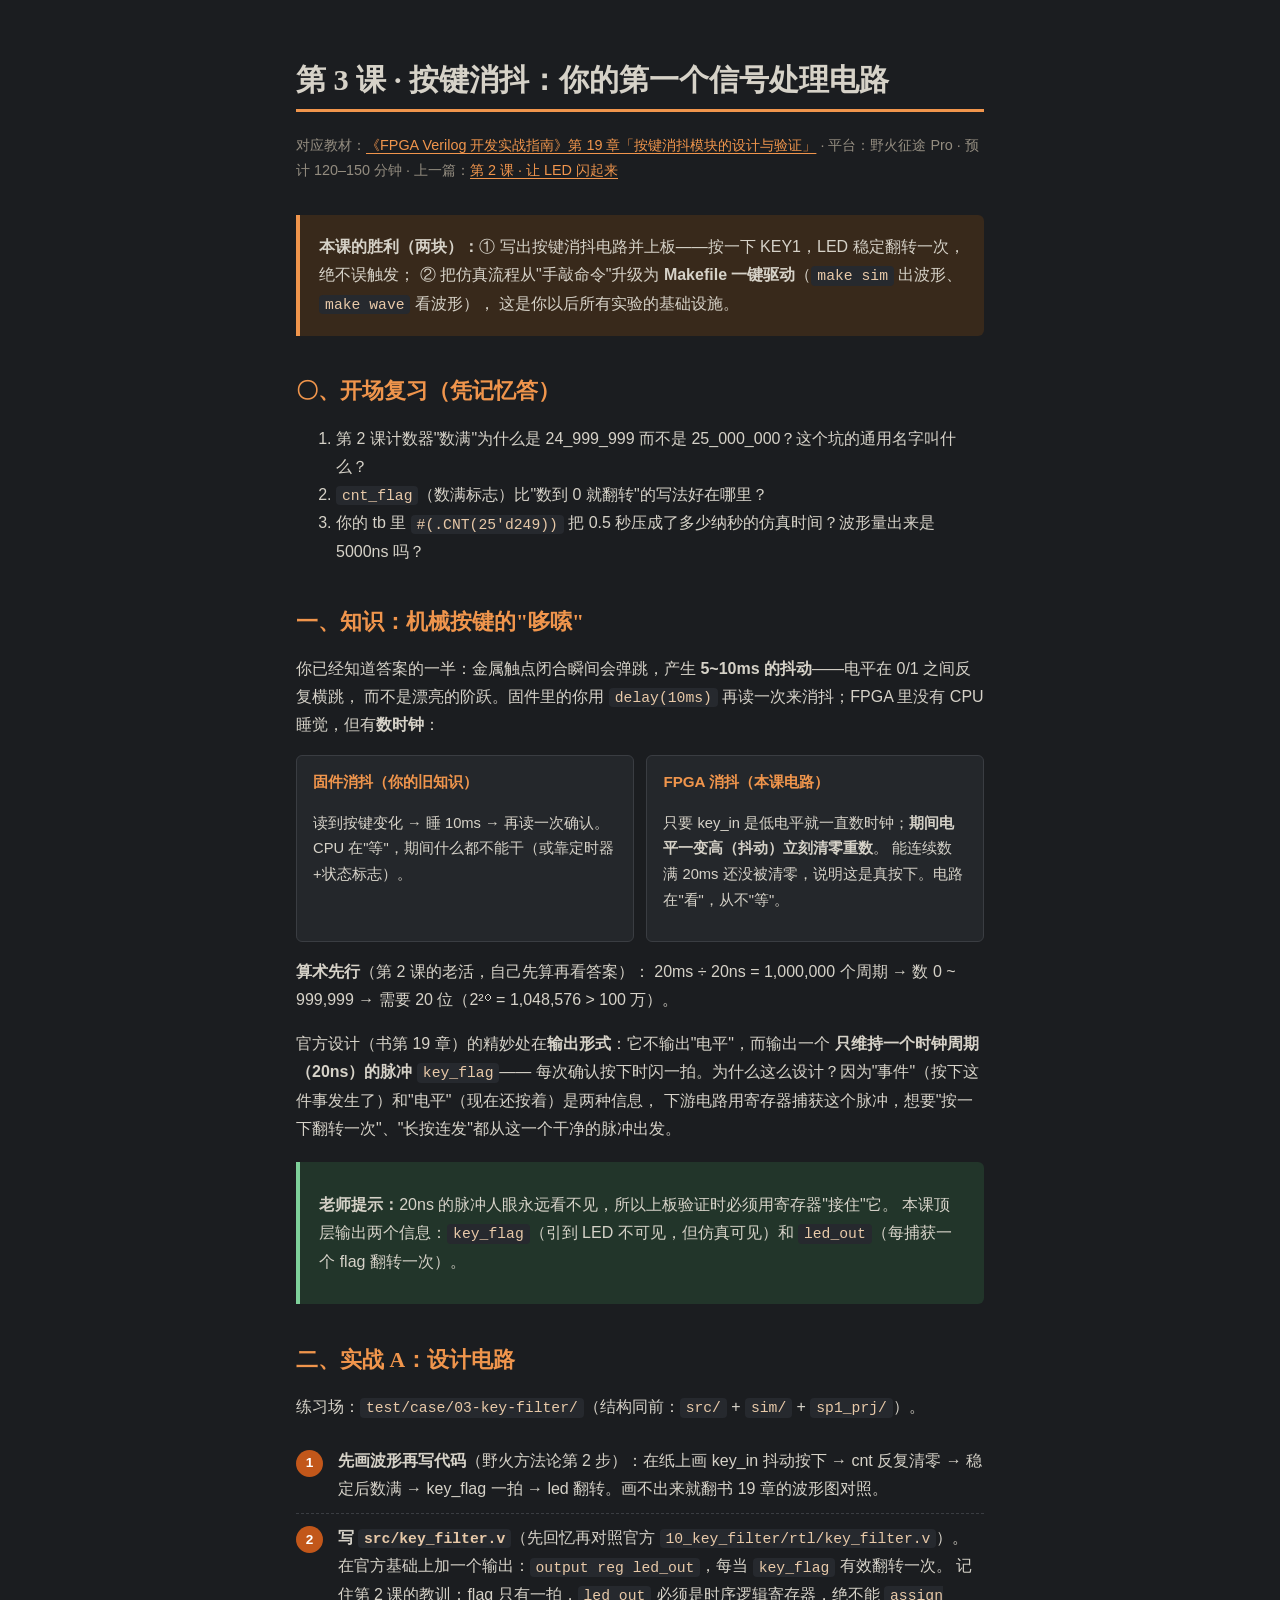
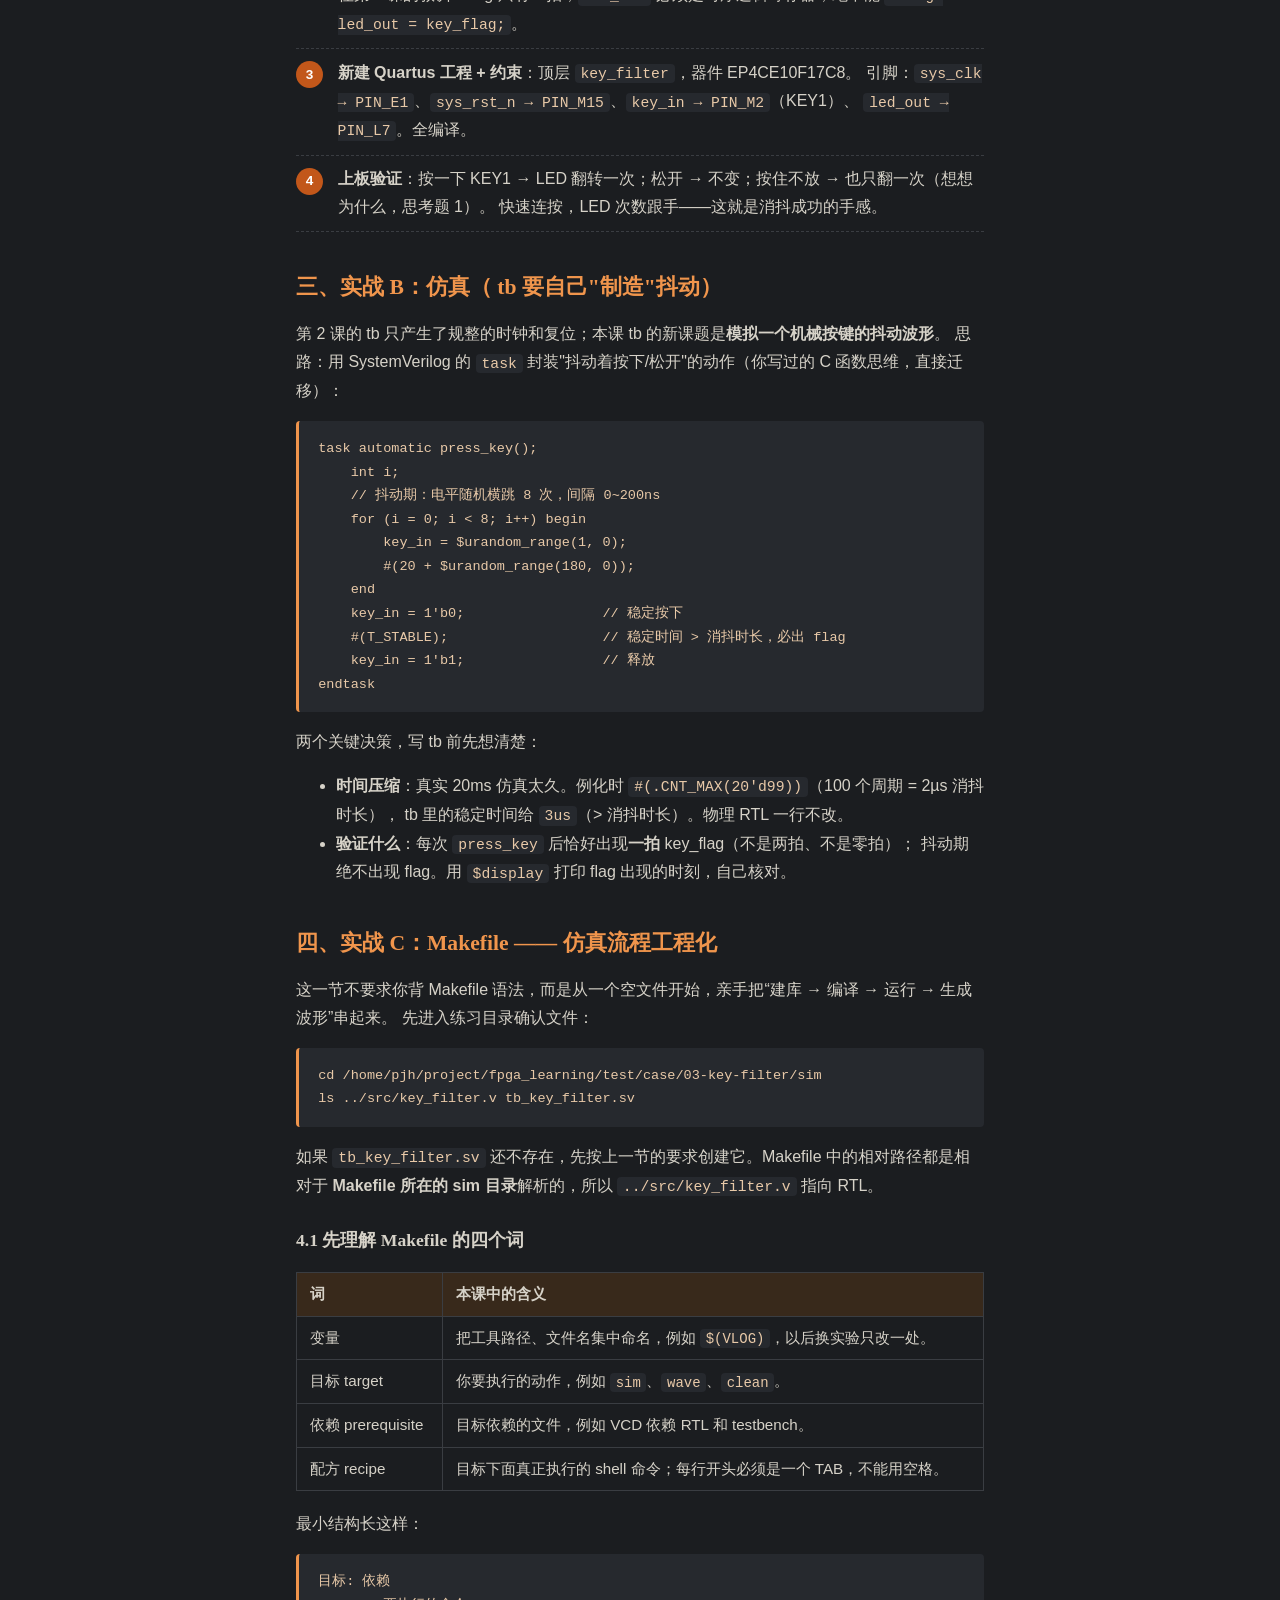
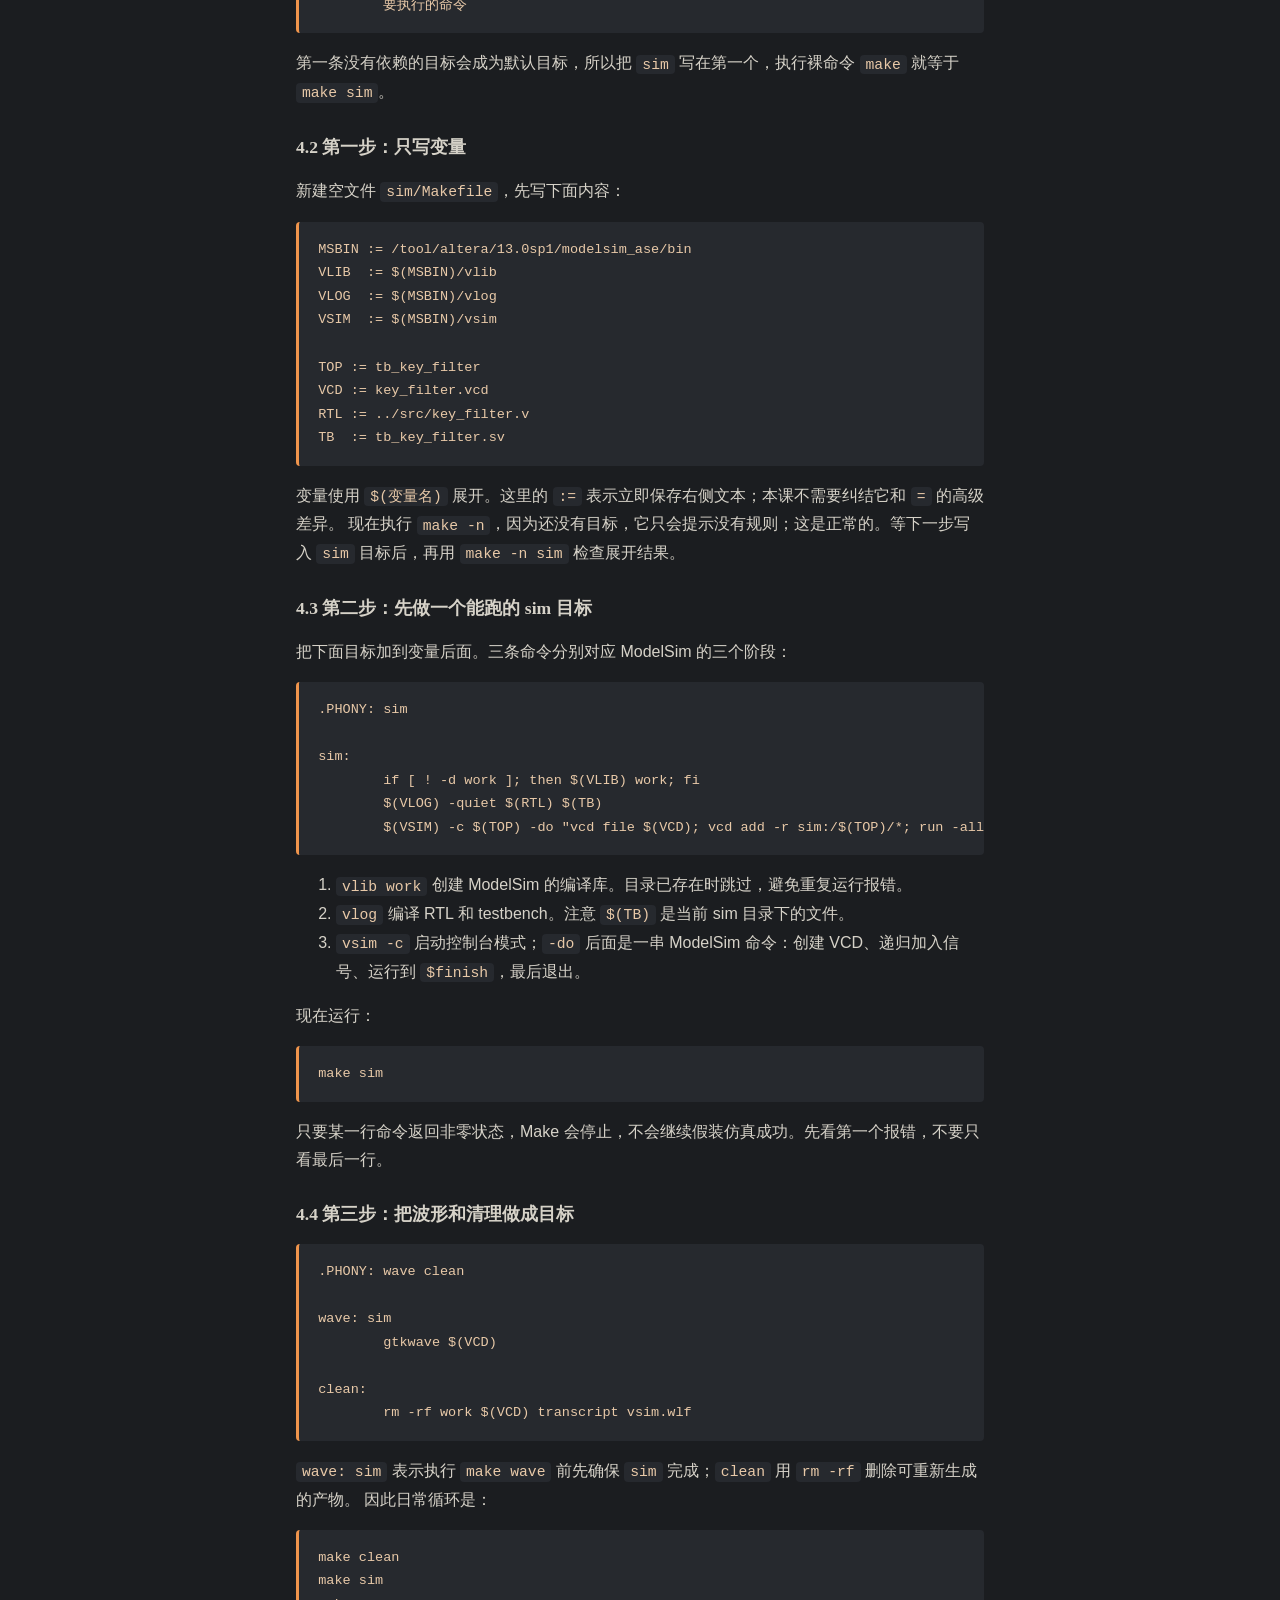
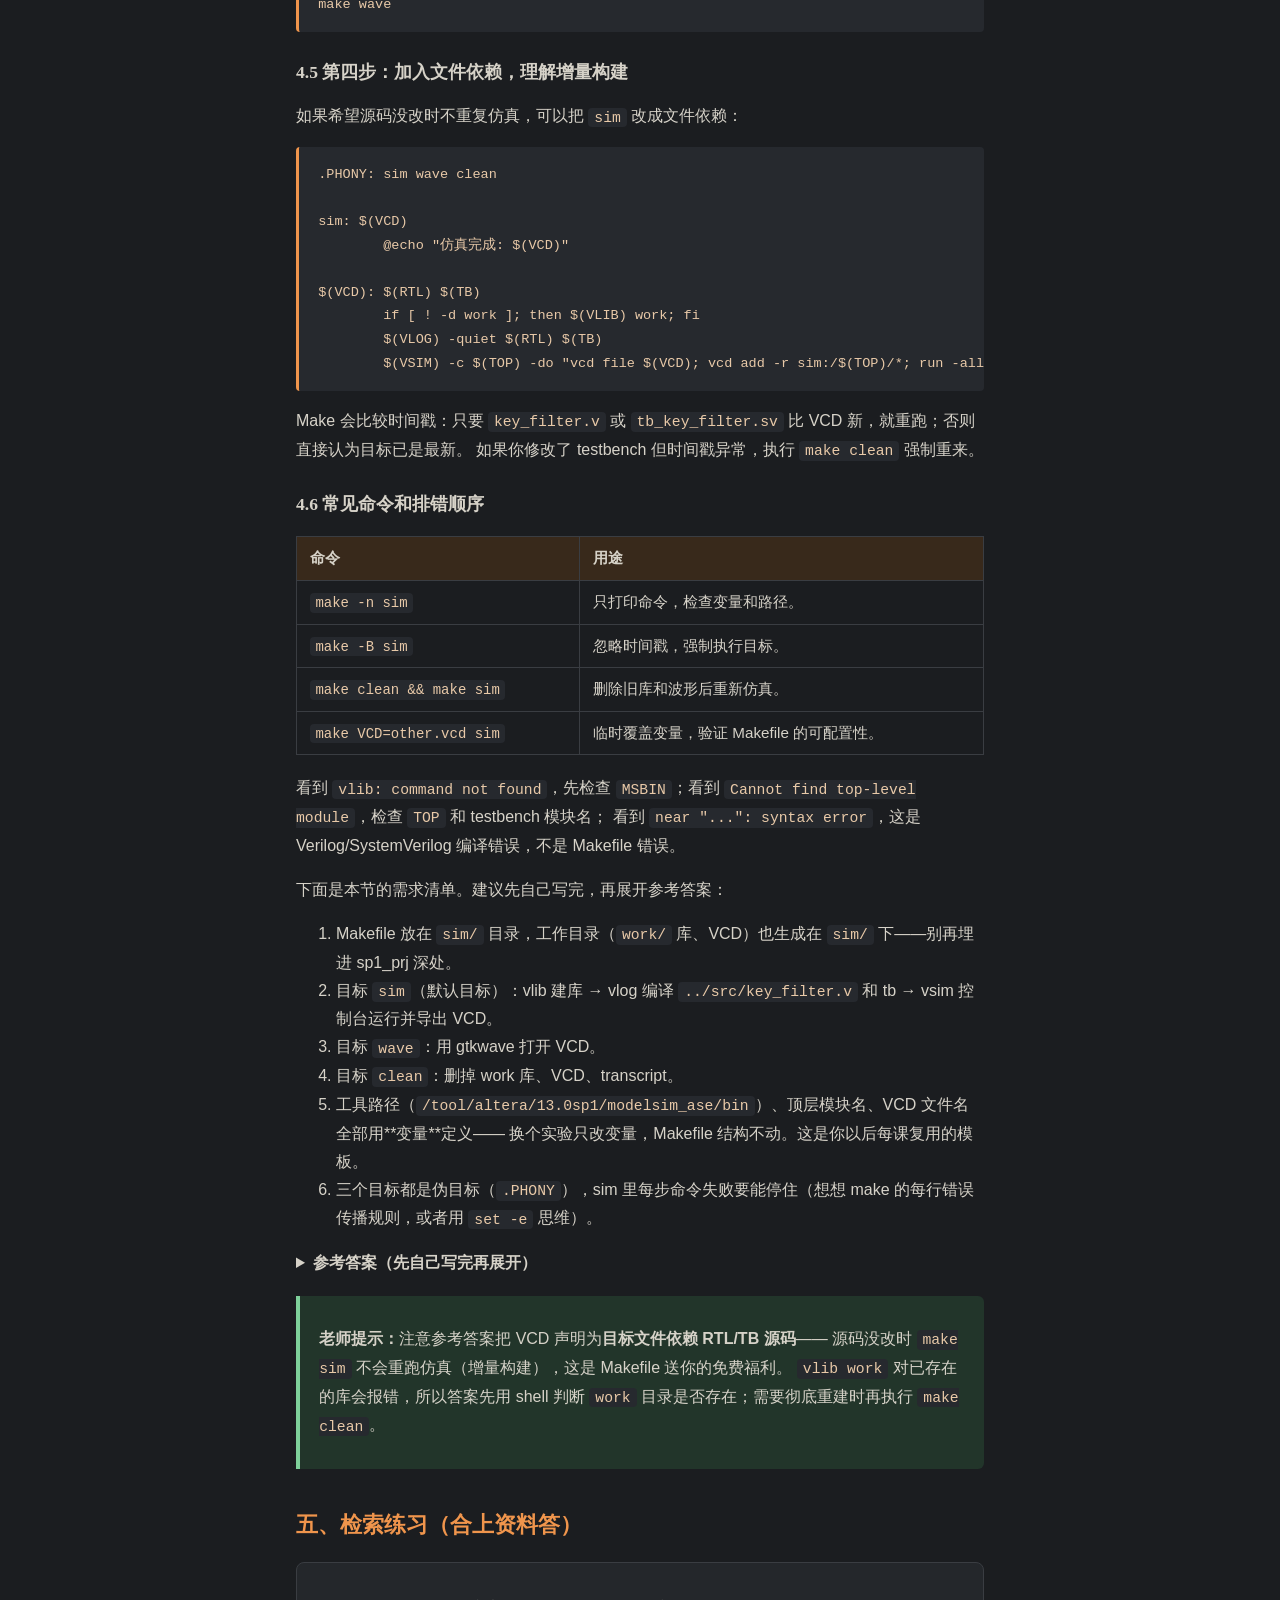
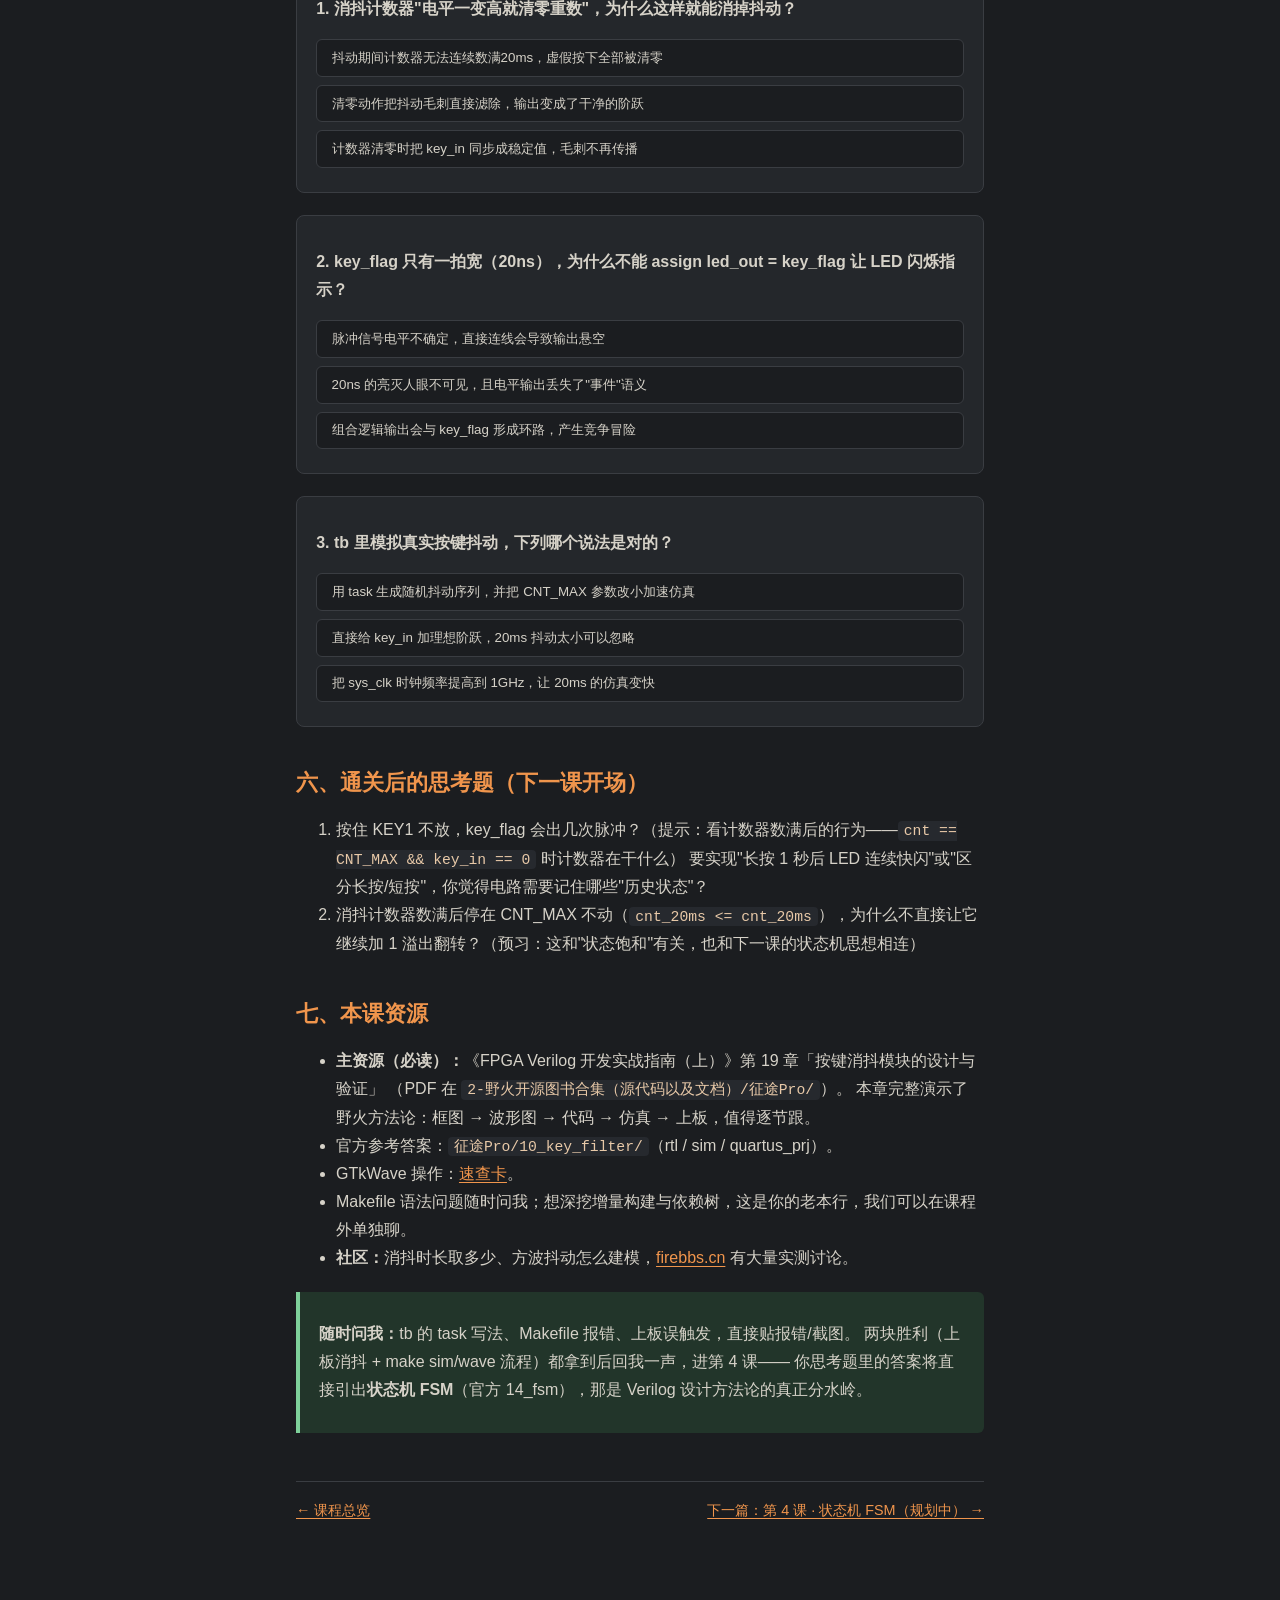
<file: learn_doc/lessons/0003-key-debounce.html>
<!DOCTYPE html>
<html lang="zh-CN">
<head>
<meta charset="UTF-8">
<meta name="viewport" content="width=device-width, initial-scale=1.0">
<title>第 3 课 · 按键消抖：你的第一个信号处理电路</title>
<link rel="stylesheet" href="../assets/style.css">
</head>
<body>

<h1>第 3 课 · 按键消抖：你的第一个信号处理电路</h1>
<p class="meta">
  对应教材：<a href="#ref">《FPGA Verilog 开发实战指南》第 19 章「按键消抖模块的设计与验证」</a> ·
  平台：野火征途 Pro ·
  预计 120–150 分钟 ·
  上一篇：<a href="0002-blink-and-simulate.html">第 2 课 · 让 LED 闪起来</a>
</p>

<blockquote>
  <p><strong>本课的胜利（两块）：</strong>① 写出按键消抖电路并上板——按一下 KEY1，LED 稳定翻转一次，绝不误触发；
  ② 把仿真流程从"手敲命令"升级为 <strong>Makefile 一键驱动</strong>（<code>make sim</code> 出波形、<code>make wave</code> 看波形），
  这是你以后所有实验的基础设施。</p>
</blockquote>

<h2>〇、开场复习（凭记忆答）</h2>

<ol>
  <li>第 2 课计数器"数满"为什么是 24_999_999 而不是 25_000_000？这个坑的通用名字叫什么？</li>
  <li><code>cnt_flag</code>（数满标志）比"数到 0 就翻转"的写法好在哪里？</li>
  <li>你的 tb 里 <code>#(.CNT(25'd249))</code> 把 0.5 秒压成了多少纳秒的仿真时间？波形量出来是 5000ns 吗？</li>
</ol>

<h2>一、知识：机械按键的"哆嗦"</h2>

<p>你已经知道答案的一半：金属触点闭合瞬间会弹跳，产生 <strong>5~10ms 的抖动</strong>——电平在 0/1 之间反复横跳，
而不是漂亮的阶跃。固件里的你用 <code>delay(10ms)</code> 再读一次来消抖；FPGA 里没有 CPU 睡觉，但有<strong>数时钟</strong>：</p>

<div class="vs">
  <div class="cell">
    <h4>固件消抖（你的旧知识）</h4>
    <p>读到按键变化 → 睡 10ms → 再读一次确认。CPU 在"等"，期间什么都不能干（或靠定时器+状态标志）。</p>
  </div>
  <div class="cell">
    <h4>FPGA 消抖（本课电路）</h4>
    <p>只要 key_in 是低电平就一直数时钟；<strong>期间电平一变高（抖动）立刻清零重数</strong>。
    能连续数满 20ms 还没被清零，说明这是真按下。电路在"看"，从不"等"。</p>
  </div>
</div>

<p><strong>算术先行</strong>（第 2 课的老活，自己先算再看答案）：
20ms ÷ 20ns = 1,000,000 个周期 → 数 0 ~ 999,999 → 需要 20 位（2²⁰ = 1,048,576 > 100 万）。</p>

<p>官方设计（书第 19 章）的精妙处在<strong>输出形式</strong>：它不输出"电平"，而输出一个 <strong>只维持一个时钟周期（20ns）的脉冲</strong> <code>key_flag</code>——
每次确认按下时闪一拍。为什么这么设计？因为"事件"（按下这件事发生了）和"电平"（现在还按着）是两种信息，
下游电路用寄存器捕获这个脉冲，想要"按一下翻转一次"、"长按连发"都从这一个干净的脉冲出发。</p>

<div class="teacher">
  <p><strong>老师提示：</strong>20ns 的脉冲人眼永远看不见，所以上板验证时必须用寄存器"接住"它。
  本课顶层输出两个信息：<code>key_flag</code>（引到 LED 不可见，但仿真可见）和 <code>led_out</code>（每捕获一个 flag 翻转一次）。</p>
</div>

<h2>二、实战 A：设计电路</h2>

<p>练习场：<code>test/case/03-key-filter/</code>（结构同前：<code>src/</code> + <code>sim/</code> + <code>sp1_prj/</code>）。</p>

<ol class="steps">
  <li><strong>先画波形再写代码</strong>（野火方法论第 2 步）：在纸上画 key_in 抖动按下 → cnt 反复清零 → 稳定后数满 →
  key_flag 一拍 → led 翻转。画不出来就翻书 19 章的波形图对照。</li>
  <li><strong>写 <code>src/key_filter.v</code></strong>（先回忆再对照官方 <code>10_key_filter/rtl/key_filter.v</code>）。
  在官方基础上加一个输出：<code>output reg led_out</code>，每当 <code>key_flag</code> 有效翻转一次。
  记住第 2 课的教训：flag 只有一拍，<code>led_out</code> 必须是时序逻辑寄存器，绝不能 <code>assign led_out = key_flag;</code>。</li>
  <li><strong>新建 Quartus 工程 + 约束</strong>：顶层 <code>key_filter</code>，器件 EP4CE10F17C8。
    引脚：<code>sys_clk → PIN_E1</code>、<code>sys_rst_n → PIN_M15</code>、<code>key_in → PIN_M2</code>（KEY1）、
    <code>led_out → PIN_L7</code>。全编译。</li>
  <li><strong>上板验证</strong>：按一下 KEY1 → LED 翻转一次；松开 → 不变；按住不放 → 也只翻一次（想想为什么，思考题 1）。
    快速连按，LED 次数跟手——这就是消抖成功的手感。</li>
</ol>

<h2>三、实战 B：仿真（ tb 要自己"制造"抖动）</h2>

<p>第 2 课的 tb 只产生了规整的时钟和复位；本课 tb 的新课题是<strong>模拟一个机械按键的抖动波形</strong>。
思路：用 SystemVerilog 的 <code>task</code> 封装"抖动着按下/松开"的动作（你写过的 C 函数思维，直接迁移）：</p>

<pre><code>task automatic press_key();
    int i;
    // 抖动期：电平随机横跳 8 次，间隔 0~200ns
    for (i = 0; i &lt; 8; i++) begin
        key_in = $urandom_range(1, 0);
        #(20 + $urandom_range(180, 0));
    end
    key_in = 1'b0;                 // 稳定按下
    #(T_STABLE);                   // 稳定时间 &gt; 消抖时长，必出 flag
    key_in = 1'b1;                 // 释放
endtask</code></pre>

<p>两个关键决策，写 tb 前先想清楚：</p>
<ul>
  <li><strong>时间压缩</strong>：真实 20ms 仿真太久。例化时 <code>#(.CNT_MAX(20'd99))</code>（100 个周期 = 2µs 消抖时长），
    tb 里的稳定时间给 <code>3us</code>（&gt; 消抖时长）。物理 RTL 一行不改。</li>
  <li><strong>验证什么</strong>：每次 <code>press_key</code> 后恰好出现<strong>一拍</strong> key_flag（不是两拍、不是零拍）；
    抖动期绝不出现 flag。用 <code>$display</code> 打印 flag 出现的时刻，自己核对。</li>
</ul>

<h2>四、实战 C：Makefile —— 仿真流程工程化</h2>

<p>这一节不要求你背 Makefile 语法，而是从一个空文件开始，亲手把“建库 → 编译 → 运行 → 生成波形”串起来。
  先进入练习目录确认文件：</p>
<pre><code>cd /home/pjh/project/fpga_learning/test/case/03-key-filter/sim
ls ../src/key_filter.v tb_key_filter.sv
</code></pre>
<p>如果 <code>tb_key_filter.sv</code> 还不存在，先按上一节的要求创建它。Makefile 中的相对路径都是相对于
  <strong>Makefile 所在的 sim 目录</strong>解析的，所以 <code>../src/key_filter.v</code> 指向 RTL。</p>

<h3>4.1 先理解 Makefile 的四个词</h3>
<table>
  <tr><th>词</th><th>本课中的含义</th></tr>
  <tr><td>变量</td><td>把工具路径、文件名集中命名，例如 <code>$(VLOG)</code>，以后换实验只改一处。</td></tr>
  <tr><td>目标 target</td><td>你要执行的动作，例如 <code>sim</code>、<code>wave</code>、<code>clean</code>。</td></tr>
  <tr><td>依赖 prerequisite</td><td>目标依赖的文件，例如 VCD 依赖 RTL 和 testbench。</td></tr>
  <tr><td>配方 recipe</td><td>目标下面真正执行的 shell 命令；每行开头必须是一个 TAB，不能用空格。</td></tr>
</table>
<p>最小结构长这样：</p>
<pre><code>目标: 依赖
	要执行的命令
</code></pre>
<p>第一条没有依赖的目标会成为默认目标，所以把 <code>sim</code> 写在第一个，执行裸命令 <code>make</code> 就等于 <code>make sim</code>。</p>

<h3>4.2 第一步：只写变量</h3>
<p>新建空文件 <code>sim/Makefile</code>，先写下面内容：</p>
<pre><code>MSBIN := /tool/altera/13.0sp1/modelsim_ase/bin
VLIB  := $(MSBIN)/vlib
VLOG  := $(MSBIN)/vlog
VSIM  := $(MSBIN)/vsim

TOP := tb_key_filter
VCD := key_filter.vcd
RTL := ../src/key_filter.v
TB  := tb_key_filter.sv
</code></pre>
<p>变量使用 <code>$(变量名)</code> 展开。这里的 <code>:=</code> 表示立即保存右侧文本；本课不需要纠结它和 <code>=</code> 的高级差异。
  现在执行 <code>make -n</code>，因为还没有目标，它只会提示没有规则；这是正常的。等下一步写入 <code>sim</code> 目标后，再用 <code>make -n sim</code> 检查展开结果。</p>

<h3>4.3 第二步：先做一个能跑的 sim 目标</h3>
<p>把下面目标加到变量后面。三条命令分别对应 ModelSim 的三个阶段：</p>
<pre><code>.PHONY: sim

sim:
	if [ ! -d work ]; then $(VLIB) work; fi
	$(VLOG) -quiet $(RTL) $(TB)
	$(VSIM) -c $(TOP) -do "vcd file $(VCD); vcd add -r sim:/$(TOP)/*; run -all; quit -f"
</code></pre>
<ol>
  <li><code>vlib work</code> 创建 ModelSim 的编译库。目录已存在时跳过，避免重复运行报错。</li>
  <li><code>vlog</code> 编译 RTL 和 testbench。注意 <code>$(TB)</code> 是当前 sim 目录下的文件。</li>
  <li><code>vsim -c</code> 启动控制台模式；<code>-do</code> 后面是一串 ModelSim 命令：创建 VCD、递归加入信号、运行到 <code>$finish</code>，最后退出。</li>
</ol>
<p>现在运行：</p>
<pre><code>make sim
</code></pre>
<p>只要某一行命令返回非零状态，Make 会停止，不会继续假装仿真成功。先看第一个报错，不要只看最后一行。</p>

<h3>4.4 第三步：把波形和清理做成目标</h3>
<pre><code>.PHONY: wave clean

wave: sim
	gtkwave $(VCD)

clean:
	rm -rf work $(VCD) transcript vsim.wlf
</code></pre>
<p><code>wave: sim</code> 表示执行 <code>make wave</code> 前先确保 <code>sim</code> 完成；<code>clean</code> 用 <code>rm -rf</code> 删除可重新生成的产物。
  因此日常循环是：</p>
<pre><code>make clean
make sim
make wave
</code></pre>

<h3>4.5 第四步：加入文件依赖，理解增量构建</h3>
<p>如果希望源码没改时不重复仿真，可以把 <code>sim</code> 改成文件依赖：</p>
<pre><code>.PHONY: sim wave clean

sim: $(VCD)
	@echo "仿真完成: $(VCD)"

$(VCD): $(RTL) $(TB)
	if [ ! -d work ]; then $(VLIB) work; fi
	$(VLOG) -quiet $(RTL) $(TB)
	$(VSIM) -c $(TOP) -do "vcd file $(VCD); vcd add -r sim:/$(TOP)/*; run -all; quit -f"
</code></pre>
<p>Make 会比较时间戳：只要 <code>key_filter.v</code> 或 <code>tb_key_filter.sv</code> 比 VCD 新，就重跑；否则直接认为目标已是最新。
  如果你修改了 testbench 但时间戳异常，执行 <code>make clean</code> 强制重来。</p>

<h3>4.6 常见命令和排错顺序</h3>
<table>
  <tr><th>命令</th><th>用途</th></tr>
  <tr><td><code>make -n sim</code></td><td>只打印命令，检查变量和路径。</td></tr>
  <tr><td><code>make -B sim</code></td><td>忽略时间戳，强制执行目标。</td></tr>
  <tr><td><code>make clean &amp;&amp; make sim</code></td><td>删除旧库和波形后重新仿真。</td></tr>
  <tr><td><code>make VCD=other.vcd sim</code></td><td>临时覆盖变量，验证 Makefile 的可配置性。</td></tr>
</table>
<p>看到 <code>vlib: command not found</code>，先检查 <code>MSBIN</code>；看到 <code>Cannot find top-level module</code>，检查 <code>TOP</code> 和 testbench 模块名；
  看到 <code>near "...": syntax error</code>，这是 Verilog/SystemVerilog 编译错误，不是 Makefile 错误。</p>

<p>下面是本节的需求清单。建议先自己写完，再展开参考答案：</p>

<ol>
  <li>Makefile 放在 <code>sim/</code> 目录，工作目录（<code>work/</code> 库、VCD）也生成在 <code>sim/</code> 下——别再埋进 sp1_prj 深处。</li>
  <li>目标 <code>sim</code>（默认目标）：vlib 建库 → vlog 编译 <code>../src/key_filter.v</code> 和 tb → vsim 控制台运行并导出 VCD。</li>
  <li>目标 <code>wave</code>：用 gtkwave 打开 VCD。</li>
  <li>目标 <code>clean</code>：删掉 work 库、VCD、transcript。</li>
  <li>工具路径（<code>/tool/altera/13.0sp1/modelsim_ase/bin</code>）、顶层模块名、VCD 文件名全部用**变量**定义——
    换个实验只改变量，Makefile 结构不动。这是你以后每课复用的模板。</li>
  <li>三个目标都是伪目标（<code>.PHONY</code>），sim 里每步命令失败要能停住（想想 make 的每行错误传播规则，或者用 <code>set -e</code> 思维）。</li>
</ol>

<p><details><summary><strong>参考答案（先自己写完再展开）</strong></summary></p>
<pre><code>MSBIN := /tool/altera/13.0sp1/modelsim_ase/bin
VLIB  := $(MSBIN)/vlib
VLOG  := $(MSBIN)/vlog
VSIM  := $(MSBIN)/vsim

TOP   := tb_key_filter
VCD   := key_filter.vcd
RTL   := ../src/key_filter.v
TB    := ./tb_key_filter.sv

.PHONY: sim wave clean

sim: $(VCD)
	@echo "== 仿真完成，波形: $(CURDIR)/$(VCD)  (make wave 查看)"

$(VCD): $(RTL) $(TB)
	if [ ! -d work ]; then $(VLIB) work; fi
	$(VLOG) -quiet $(RTL) $(TB)
	$(VSIM) -c $(TOP) -do "vcd file $(VCD); vcd add -r sim:/$(TOP)/*; run -all; quit -f"

wave: $(VCD)
	gtkwave $(VCD)

clean:
	rm -rf work $(VCD) transcript vsim.wlf
</code></pre>
<p></details></p>

<div class="teacher">
  <p><strong>老师提示：</strong>注意参考答案把 VCD 声明为<strong>目标文件依赖 RTL/TB 源码</strong>——
  源码没改时 <code>make sim</code> 不会重跑仿真（增量构建），这是 Makefile 送你的免费福利。
  <code>vlib work</code> 对已存在的库会报错，所以答案先用 shell 判断 <code>work</code> 目录是否存在；需要彻底重建时再执行 <code>make clean</code>。</p>
</div>

<h2>五、检索练习（合上资料答）</h2>

<div class="quiz" data-answer="2">
  <p class="q">1. 消抖计数器"电平一变高就清零重数"，为什么这样就能消掉抖动？</p>
  <button>抖动期间计数器无法连续数满20ms，虚假按下全部被清零</button>
  <button>清零动作把抖动毛刺直接滤除，输出变成了干净的阶跃</button>
  <button>计数器清零时把 key_in 同步成稳定值，毛刺不再传播</button>
  <div class="explain">清零不能"滤除"毛刺（key_in 毛刺仍然一直存在），它的作用是让"数满"这个事件只在电平真正稳定 20ms 后发生一次——用时间换可信度，与固件里 delay 后再读一次是同一个思想。</div>
</div>

<div class="quiz" data-answer="1">
  <p class="q">2. key_flag 只有一拍宽（20ns），为什么不能 assign led_out = key_flag 让 LED 闪烁指示？</p>
  <button>脉冲信号电平不确定，直接连线会导致输出悬空</button>
  <button>20ns 的亮灭人眼不可见，且电平输出丢失了"事件"语义</button>
  <button>组合逻辑输出会与 key_flag 形成环路，产生竞争冒险</button>
  <div class="explain">assign 只是复制信号，20ns 的脉冲 LED 每秒闪五千万次 = 恒亮/不可分辨。正确做法是让时钟沿捕获事件：flag 有效时翻转寄存器——"事件计数"必须靠时序逻辑。</div>
</div>

<div class="quiz" data-answer="0">
  <p class="q">3. tb 里模拟真实按键抖动，下列哪个说法是对的？</p>
  <button>用 task 生成随机抖动序列，并把 CNT_MAX 参数改小加速仿真</button>
  <button>直接给 key_in 加理想阶跃，20ms 抖动太小可以忽略</button>
  <button>把 sys_clk 时钟频率提高到 1GHz，让 20ms 的仿真变快</button>
  <div class="explain">消抖电路的全部价值就在"抖动期间不出 flag"——不给抖动等于没测它。改时钟频率仿出来的不是你的电路；改 parameter 压缩时间才是不动 RTL 的正规做法。</div>
</div>

<h2>六、通关后的思考题（下一课开场）</h2>

<ol>
  <li>按住 KEY1 不放，key_flag 会出几次脉冲？（提示：看计数器数满后的行为——<code>cnt == CNT_MAX && key_in == 0</code> 时计数器在干什么）
  要实现"长按 1 秒后 LED 连续快闪"或"区分长按/短按"，你觉得电路需要记住哪些"历史状态"？</li>
  <li>消抖计数器数满后停在 CNT_MAX 不动（<code>cnt_20ms &lt;= cnt_20ms</code>），为什么不直接让它继续加 1 溢出翻转？（预习：这和"状态饱和"有关，也和下一课的状态机思想相连）</li>
</ol>

<h2 id="ref">七、本课资源</h2>

<ul>
  <li><strong>主资源（必读）：</strong>《FPGA Verilog 开发实战指南（上）》第 19 章「按键消抖模块的设计与验证」
      （PDF 在 <code>2-野火开源图书合集（源代码以及文档）/征途Pro/</code>）。
      本章完整演示了野火方法论：框图 → 波形图 → 代码 → 仿真 → 上板，值得逐节跟。</li>
  <li>官方参考答案：<code>征途Pro/10_key_filter/</code>（rtl / sim / quartus_prj）。</li>
  <li>GTkWave 操作：<a href="../reference/gtkwave-cheatsheet.html">速查卡</a>。</li>
  <li> Makefile 语法问题随时问我；想深挖增量构建与依赖树，这是你的老本行，我们可以在课程外单独聊。</li>
  <li><strong>社区：</strong>消抖时长取多少、方波抖动怎么建模，<a href="https://www.firebbs.cn">firebbs.cn</a> 有大量实测讨论。</li>
</ul>

<div class="teacher">
  <p><strong>随时问我：</strong>tb 的 task 写法、Makefile 报错、上板误触发，直接贴报错/截图。
  两块胜利（上板消抖 + make sim/wave 流程）都拿到后回我一声，进第 4 课——
  你思考题里的答案将直接引出<strong>状态机 FSM</strong>（官方 14_fsm），那是 Verilog 设计方法论的真正分水岭。</p>
</div>

<nav class="lesson-nav">
  <a href="../index.html">← 课程总览</a>
  <a href="0004-fsm.html">下一篇：第 4 课 · 状态机 FSM（规划中） →</a>
</nav>

<script>
document.querySelectorAll('.quiz').forEach(function (quiz) {
  var answer = parseInt(quiz.dataset.answer, 10);
  var buttons = quiz.querySelectorAll('button');
  var done = false;
  buttons.forEach(function (btn, i) {
    btn.addEventListener('click', function () {
      if (done) return;
      done = true;
      btn.classList.add(i === answer ? 'correct' : 'wrong');
      if (i !== answer) buttons[answer].classList.add('correct');
      quiz.querySelector('.explain').classList.add('show');
    });
  });
});
</script>

</body>
</html>
</file>
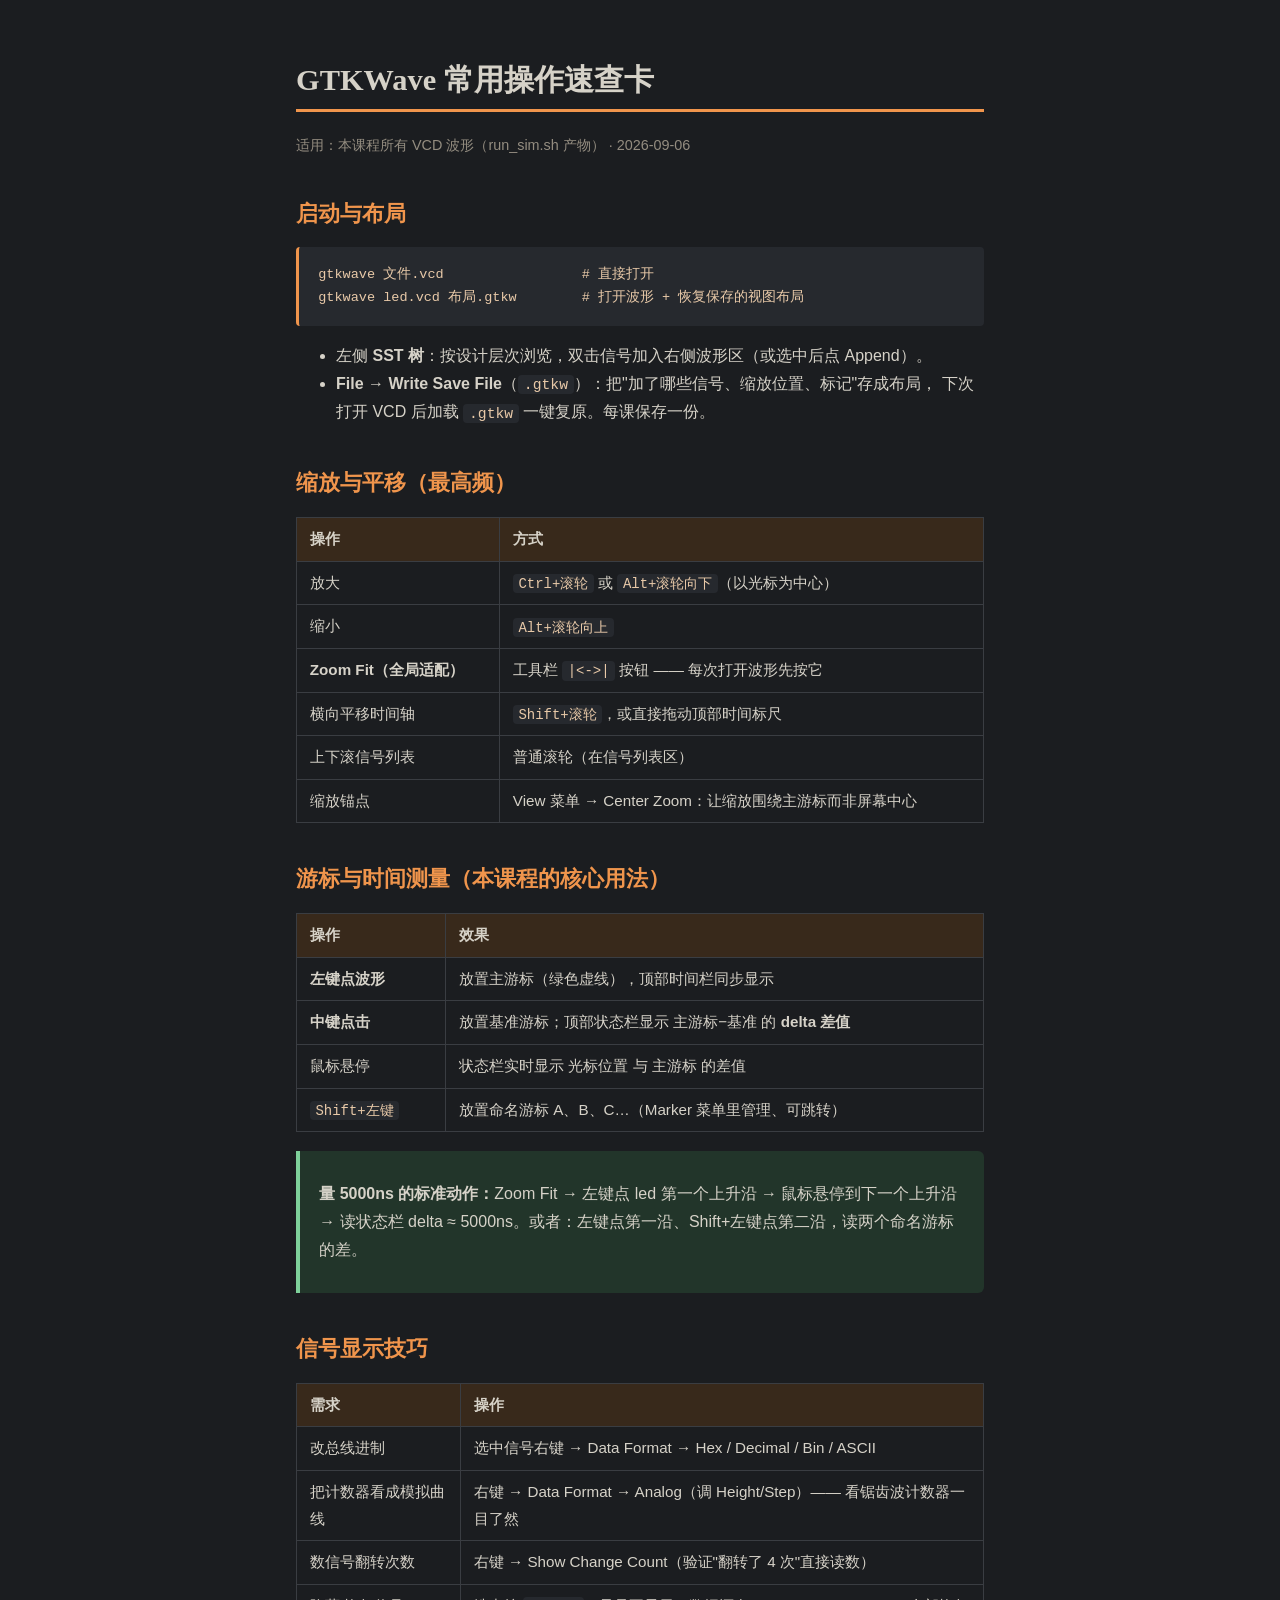
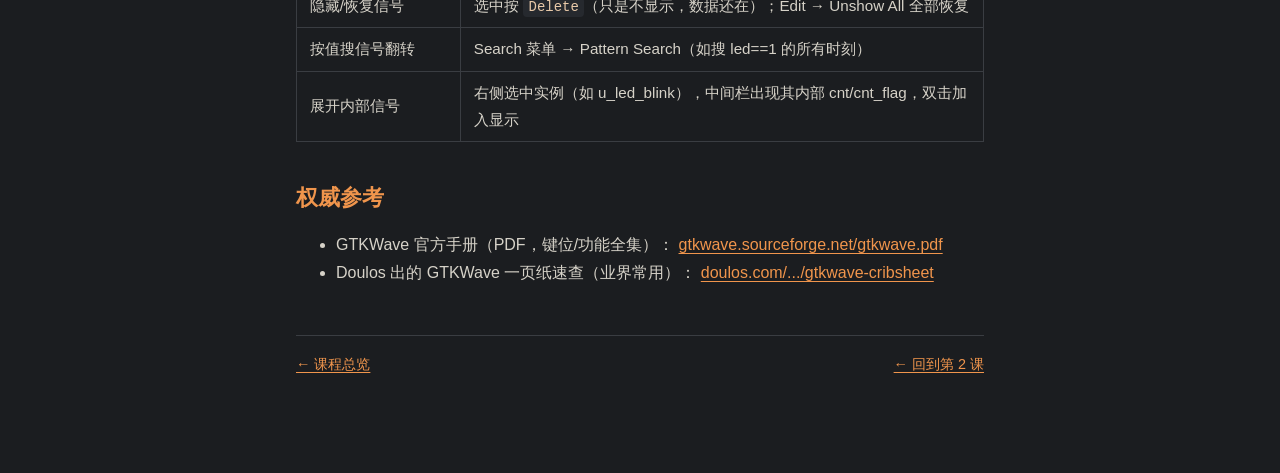
<file: learn_doc/reference/gtkwave-cheatsheet.html>
<!DOCTYPE html>
<html lang="zh-CN">
<head>
<meta charset="UTF-8">
<title>参考卡 · GTKWave 常用操作</title>
<link rel="stylesheet" href="../assets/style.css">
</head>
<body>

<h1>GTKWave 常用操作速查卡</h1>
<p class="meta">适用：本课程所有 VCD 波形（run_sim.sh 产物） · 2026-09-06</p>

<h2>启动与布局</h2>
<pre><code>gtkwave 文件.vcd                 # 直接打开
gtkwave led.vcd 布局.gtkw        # 打开波形 + 恢复保存的视图布局</code></pre>
<ul>
  <li>左侧 <strong>SST 树</strong>：按设计层次浏览，双击信号加入右侧波形区（或选中后点 Append）。</li>
  <li><strong>File → Write Save File</strong>（<code>.gtkw</code>）：把"加了哪些信号、缩放位置、标记"存成布局，
      下次打开 VCD 后加载 <code>.gtkw</code> 一键复原。每课保存一份。</li>
</ul>

<h2>缩放与平移（最高频）</h2>
<table>
  <tr><th>操作</th><th>方式</th></tr>
  <tr><td>放大</td><td><code>Ctrl+滚轮</code> 或 <code>Alt+滚轮向下</code>（以光标为中心）</td></tr>
  <tr><td>缩小</td><td><code>Alt+滚轮向上</code></td></tr>
  <tr><td><strong>Zoom Fit（全局适配）</strong></td><td>工具栏 <code>|&lt;-&gt;|</code> 按钮 —— 每次打开波形先按它</td></tr>
  <tr><td>横向平移时间轴</td><td><code>Shift+滚轮</code>，或直接拖动顶部时间标尺</td></tr>
  <tr><td>上下滚信号列表</td><td>普通滚轮（在信号列表区）</td></tr>
  <tr><td>缩放锚点</td><td>View 菜单 → Center Zoom：让缩放围绕主游标而非屏幕中心</td></tr>
</table>

<h2>游标与时间测量（本课程的核心用法）</h2>
<table>
  <tr><th>操作</th><th>效果</th></tr>
  <tr><td><strong>左键点波形</strong></td><td>放置主游标（绿色虚线），顶部时间栏同步显示</td></tr>
  <tr><td><strong>中键点击</strong></td><td>放置基准游标；顶部状态栏显示 主游标−基准 的 <strong>delta 差值</strong></td></tr>
  <tr><td>鼠标悬停</td><td>状态栏实时显示 光标位置 与 主游标 的差值</td></tr>
  <tr><td><code>Shift+左键</code></td><td>放置命名游标 A、B、C…（Marker 菜单里管理、可跳转）</td></tr>
</table>

<div class="teacher">
  <p><strong>量 5000ns 的标准动作：</strong>Zoom Fit → 左键点 led 第一个上升沿 → 鼠标悬停到下一个上升沿 →
  读状态栏 delta ≈ 5000ns。或者：左键点第一沿、Shift+左键点第二沿，读两个命名游标的差。</p>
</div>

<h2>信号显示技巧</h2>
<table>
  <tr><th>需求</th><th>操作</th></tr>
  <tr><td>改总线进制</td><td>选中信号右键 → Data Format → Hex / Decimal / Bin / ASCII</td></tr>
  <tr><td>把计数器看成模拟曲线</td><td>右键 → Data Format → Analog（调 Height/Step）—— 看锯齿波计数器一目了然</td></tr>
  <tr><td>数信号翻转次数</td><td>右键 → Show Change Count（验证"翻转了 4 次"直接读数）</td></tr>
  <tr><td>隐藏/恢复信号</td><td>选中按 <code>Delete</code>（只是不显示，数据还在）；Edit → Unshow All 全部恢复</td></tr>
  <tr><td>按值搜信号翻转</td><td>Search 菜单 → Pattern Search（如搜 led==1 的所有时刻）</td></tr>
  <tr><td>展开内部信号</td><td>右侧选中实例（如 u_led_blink），中间栏出现其内部 cnt/cnt_flag，双击加入显示</td></tr>
</table>

<h2 id="ref">权威参考</h2>
<ul>
  <li>GTKWave 官方手册（PDF，键位/功能全集）：
      <a href="https://gtkwave.sourceforge.net/gtkwave.pdf">gtkwave.sourceforge.net/gtkwave.pdf</a></li>
  <li>Doulos 出的 GTKWave 一页纸速查（业界常用）：
      <a href="https://www.doulos.com/headstart/systemc-gtkwave-cribsheet/">doulos.com/.../gtkwave-cribsheet</a></li>
</ul>

<nav class="lesson-nav">
  <a href="../index.html">← 课程总览</a>
  <a href="../lessons/0002-blink-and-simulate.html">← 回到第 2 课</a>
</nav>

</body>
</html>
</file>
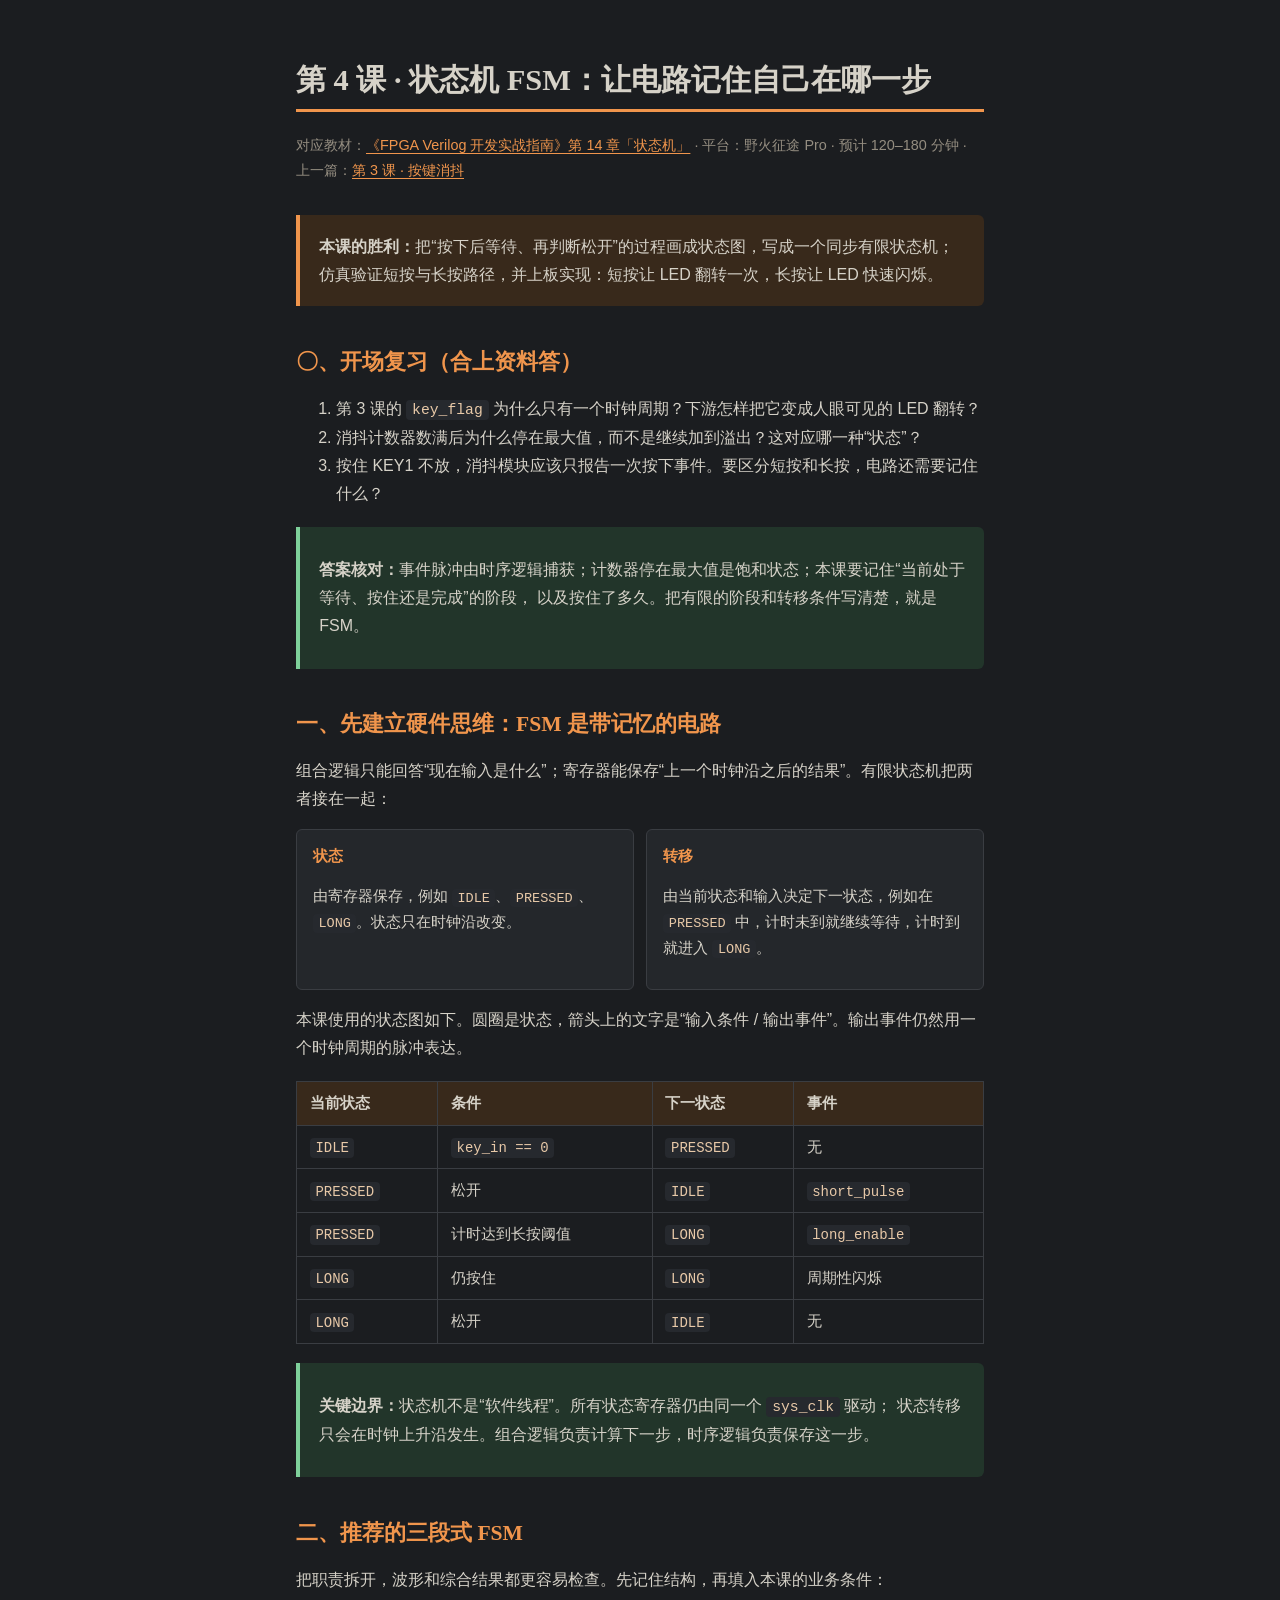
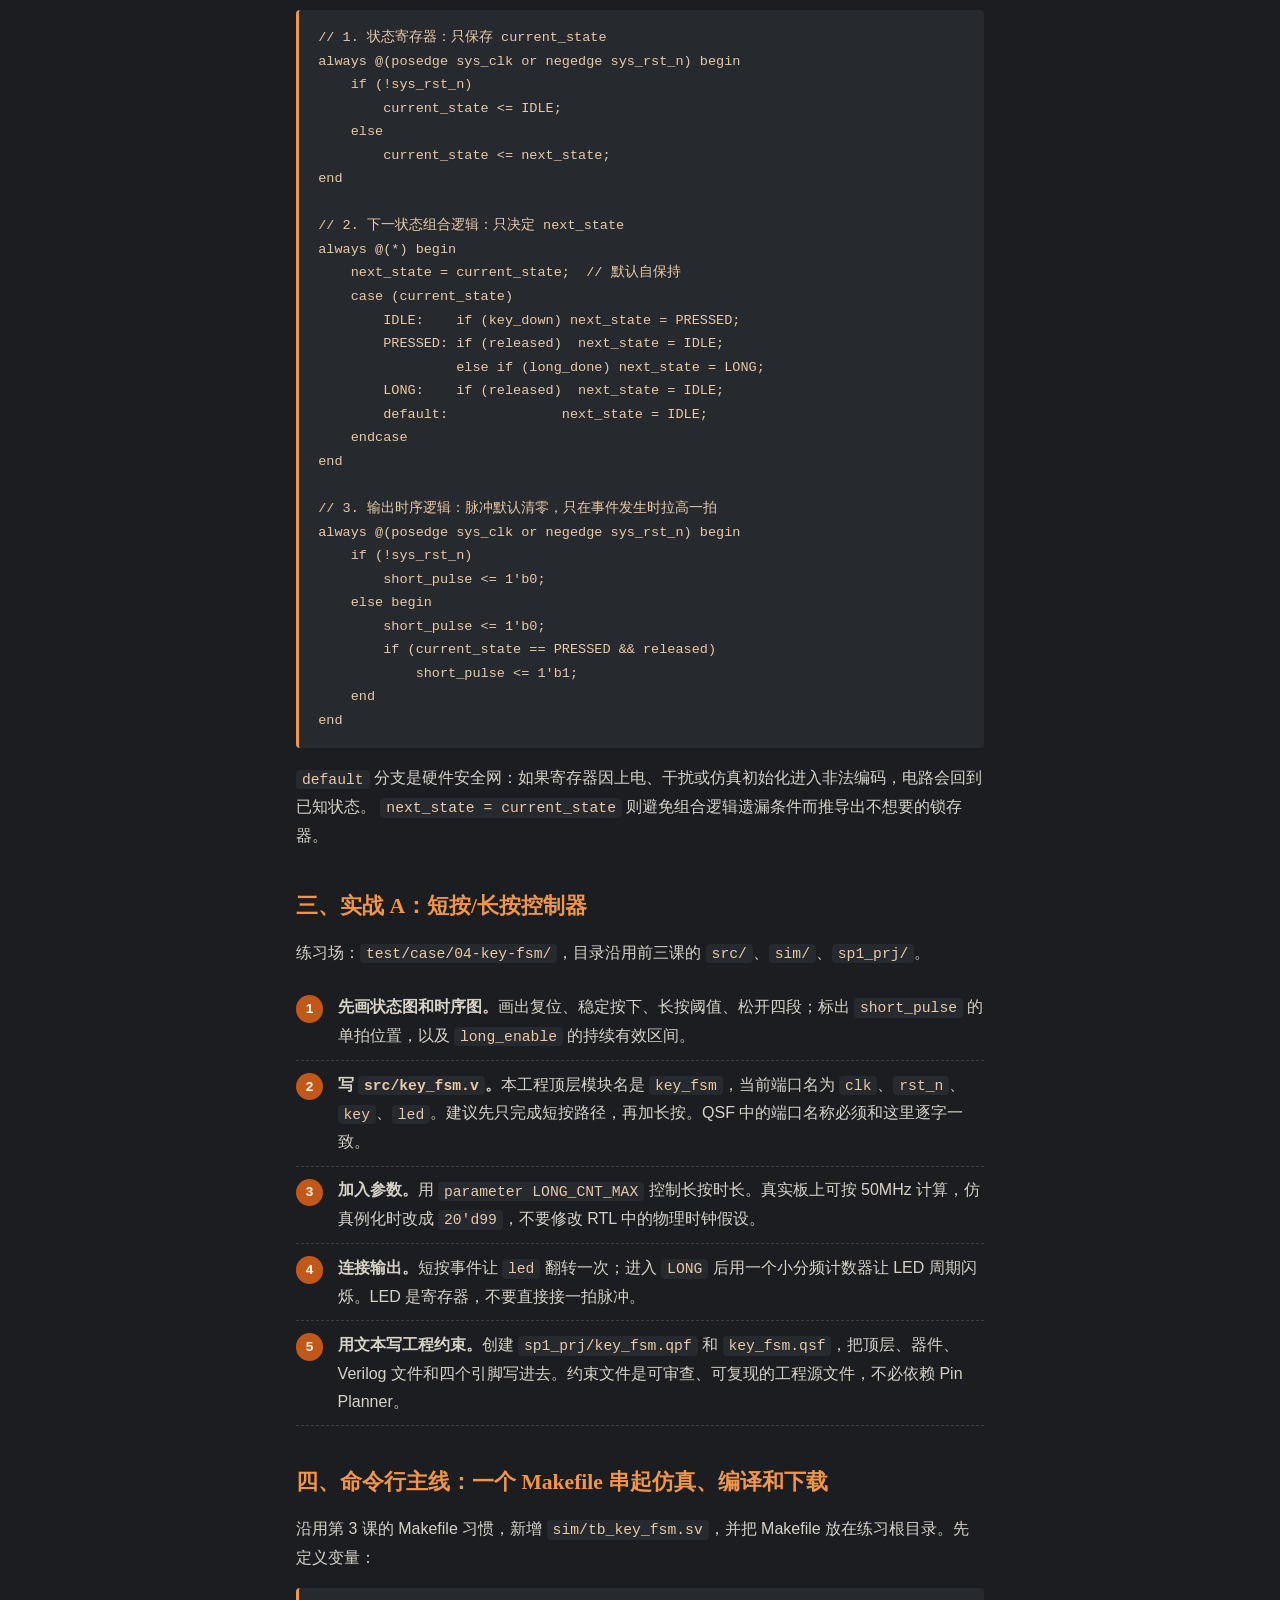
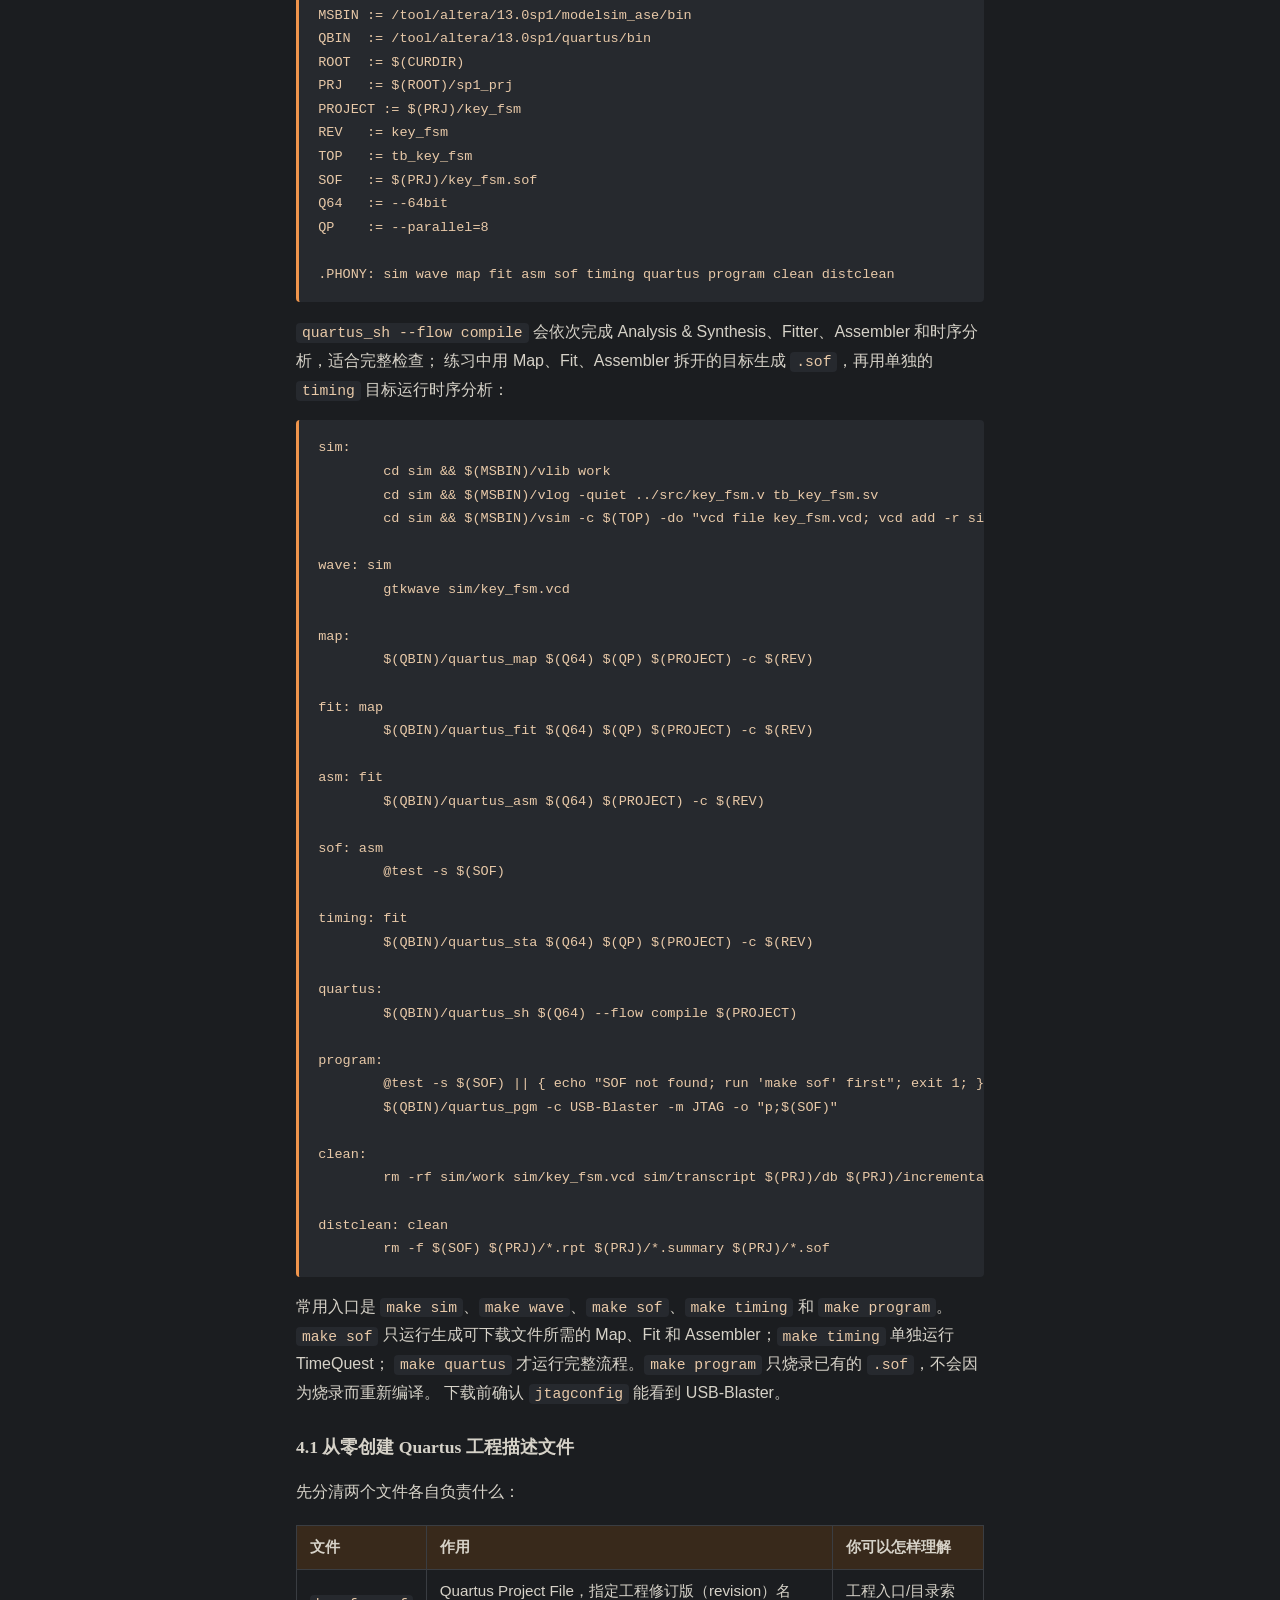
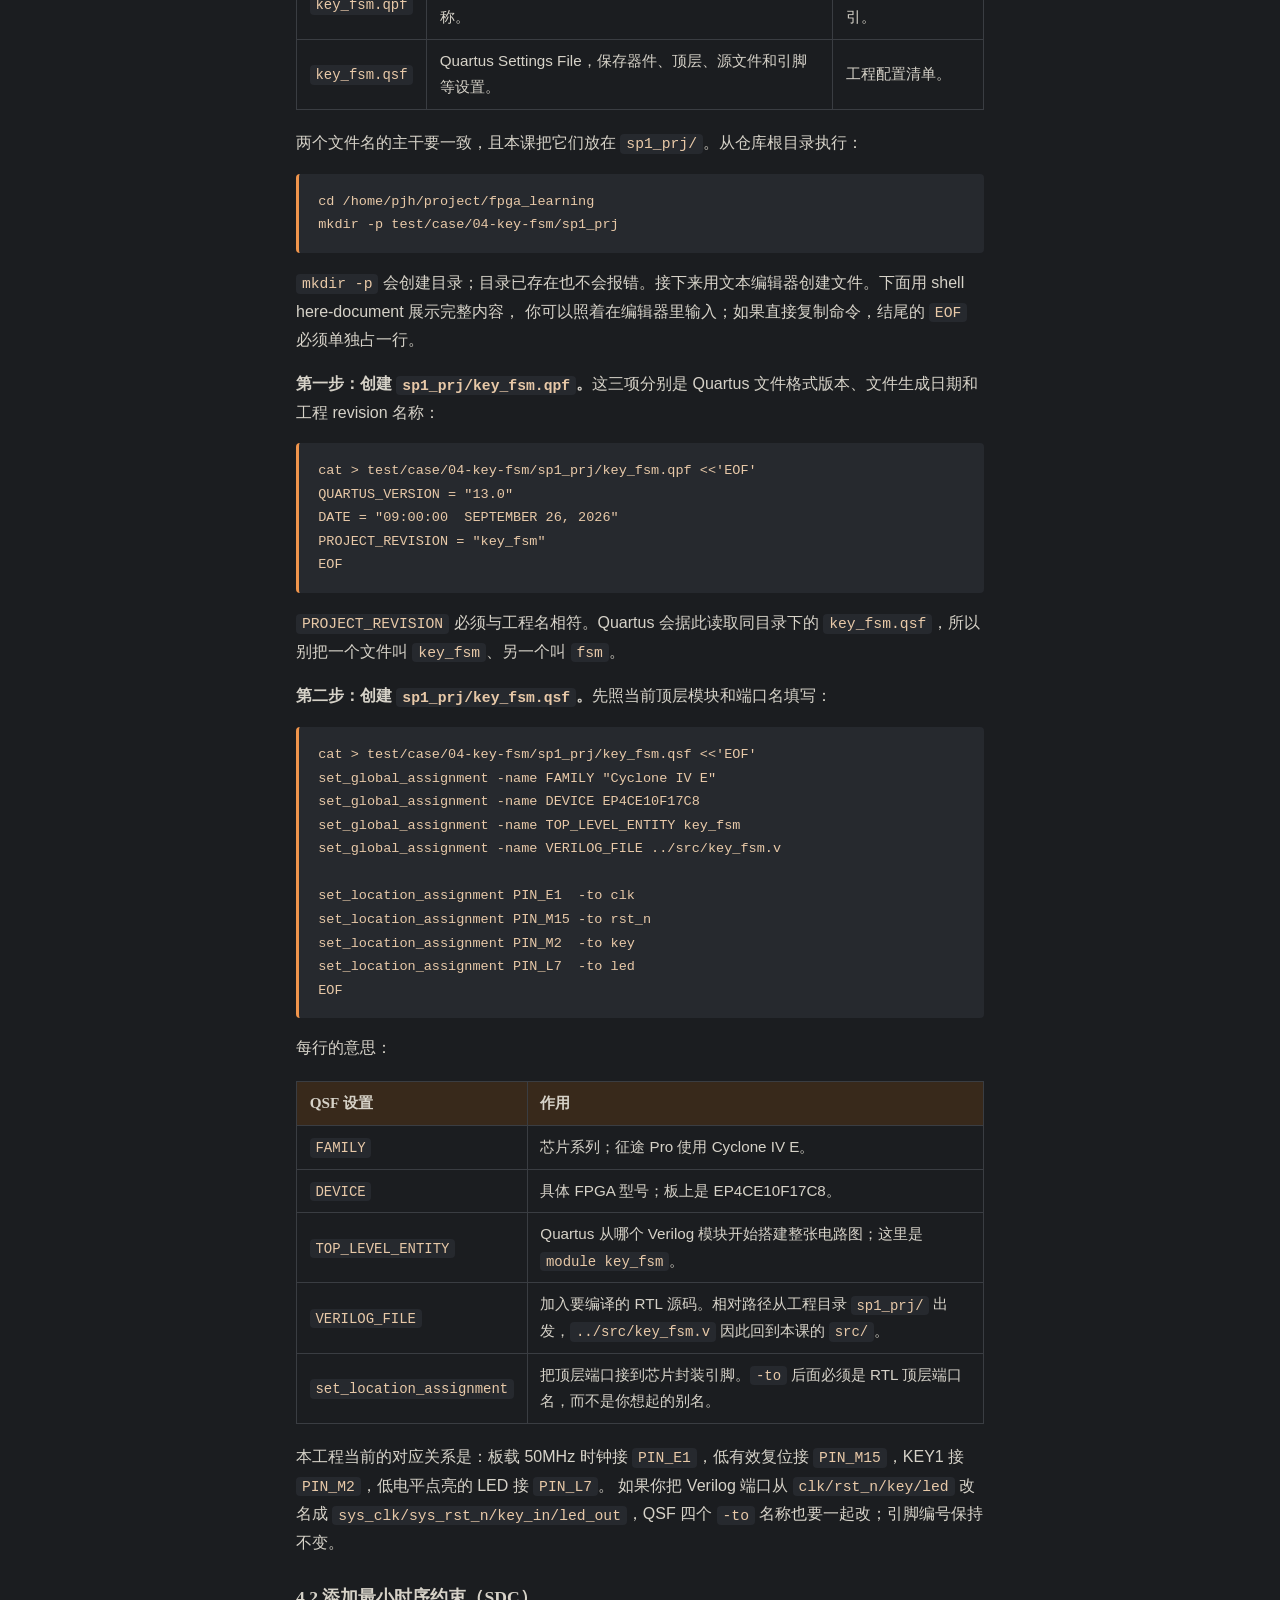
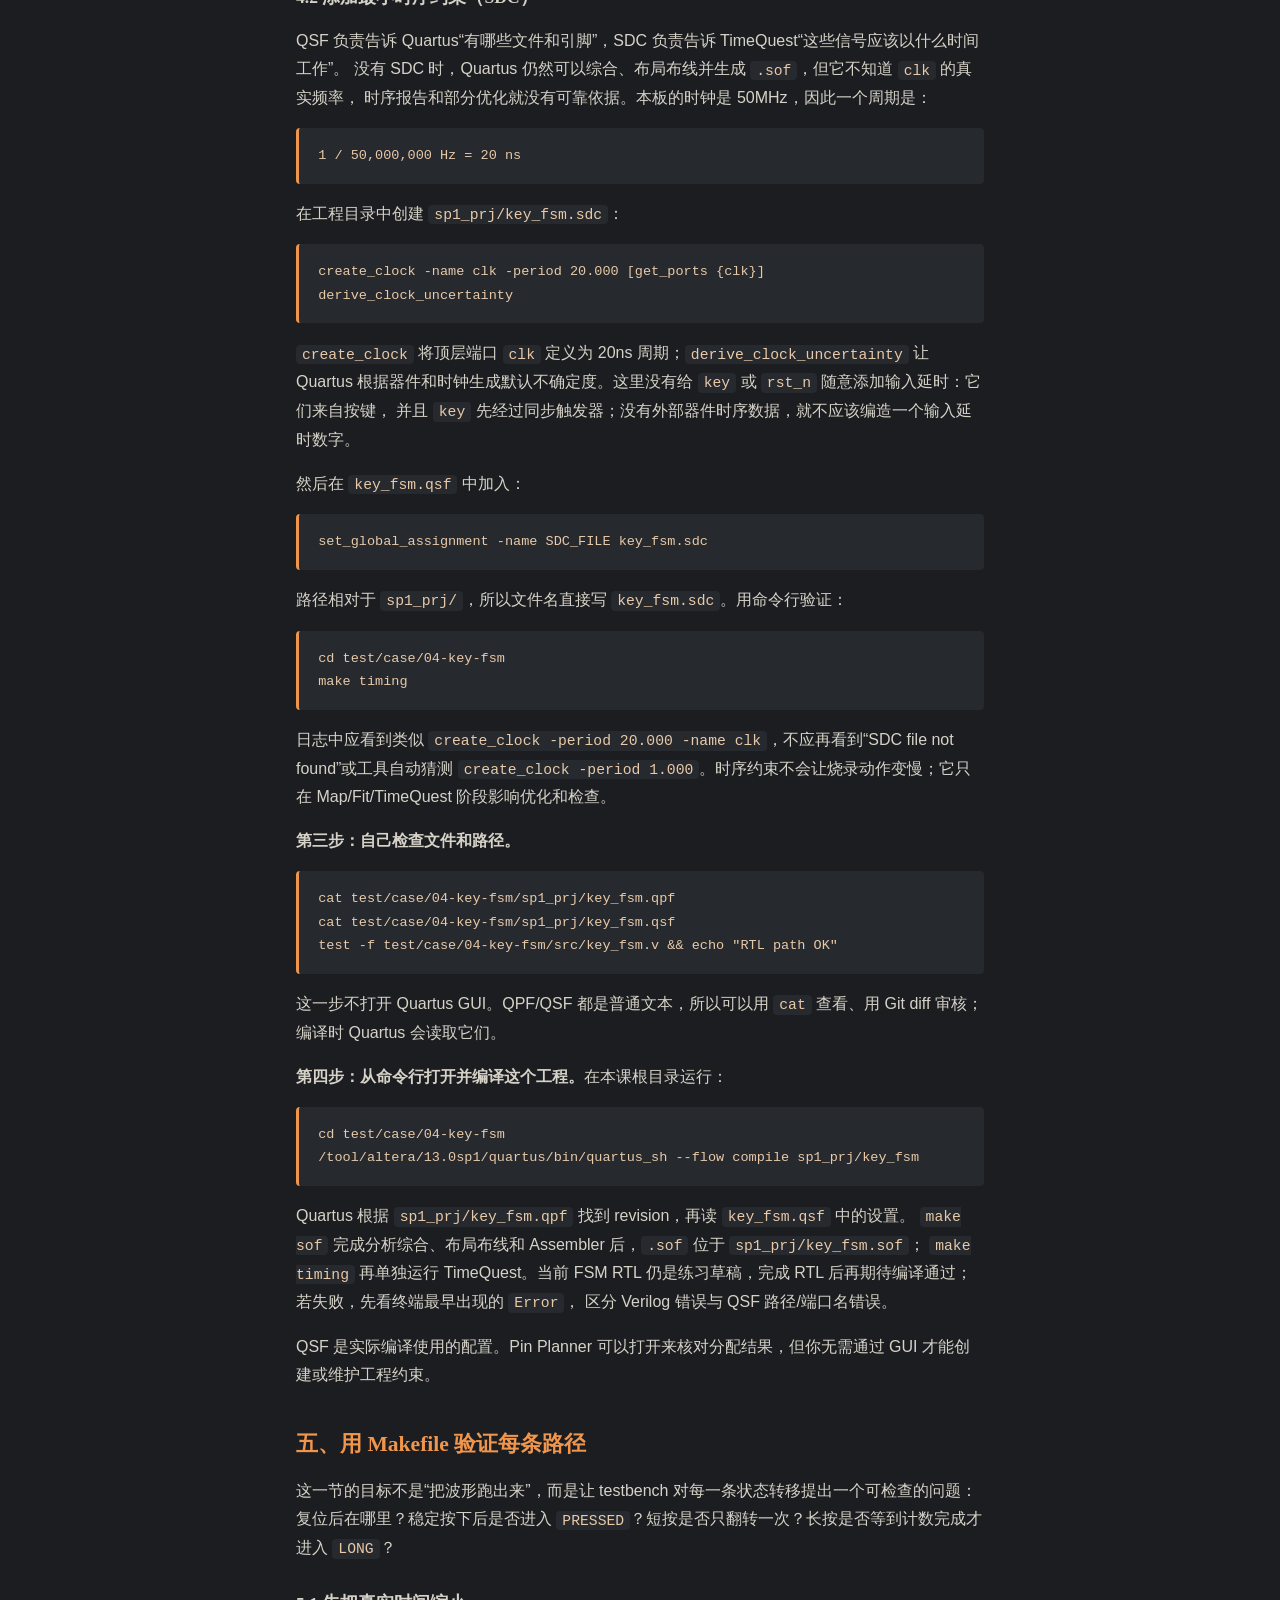
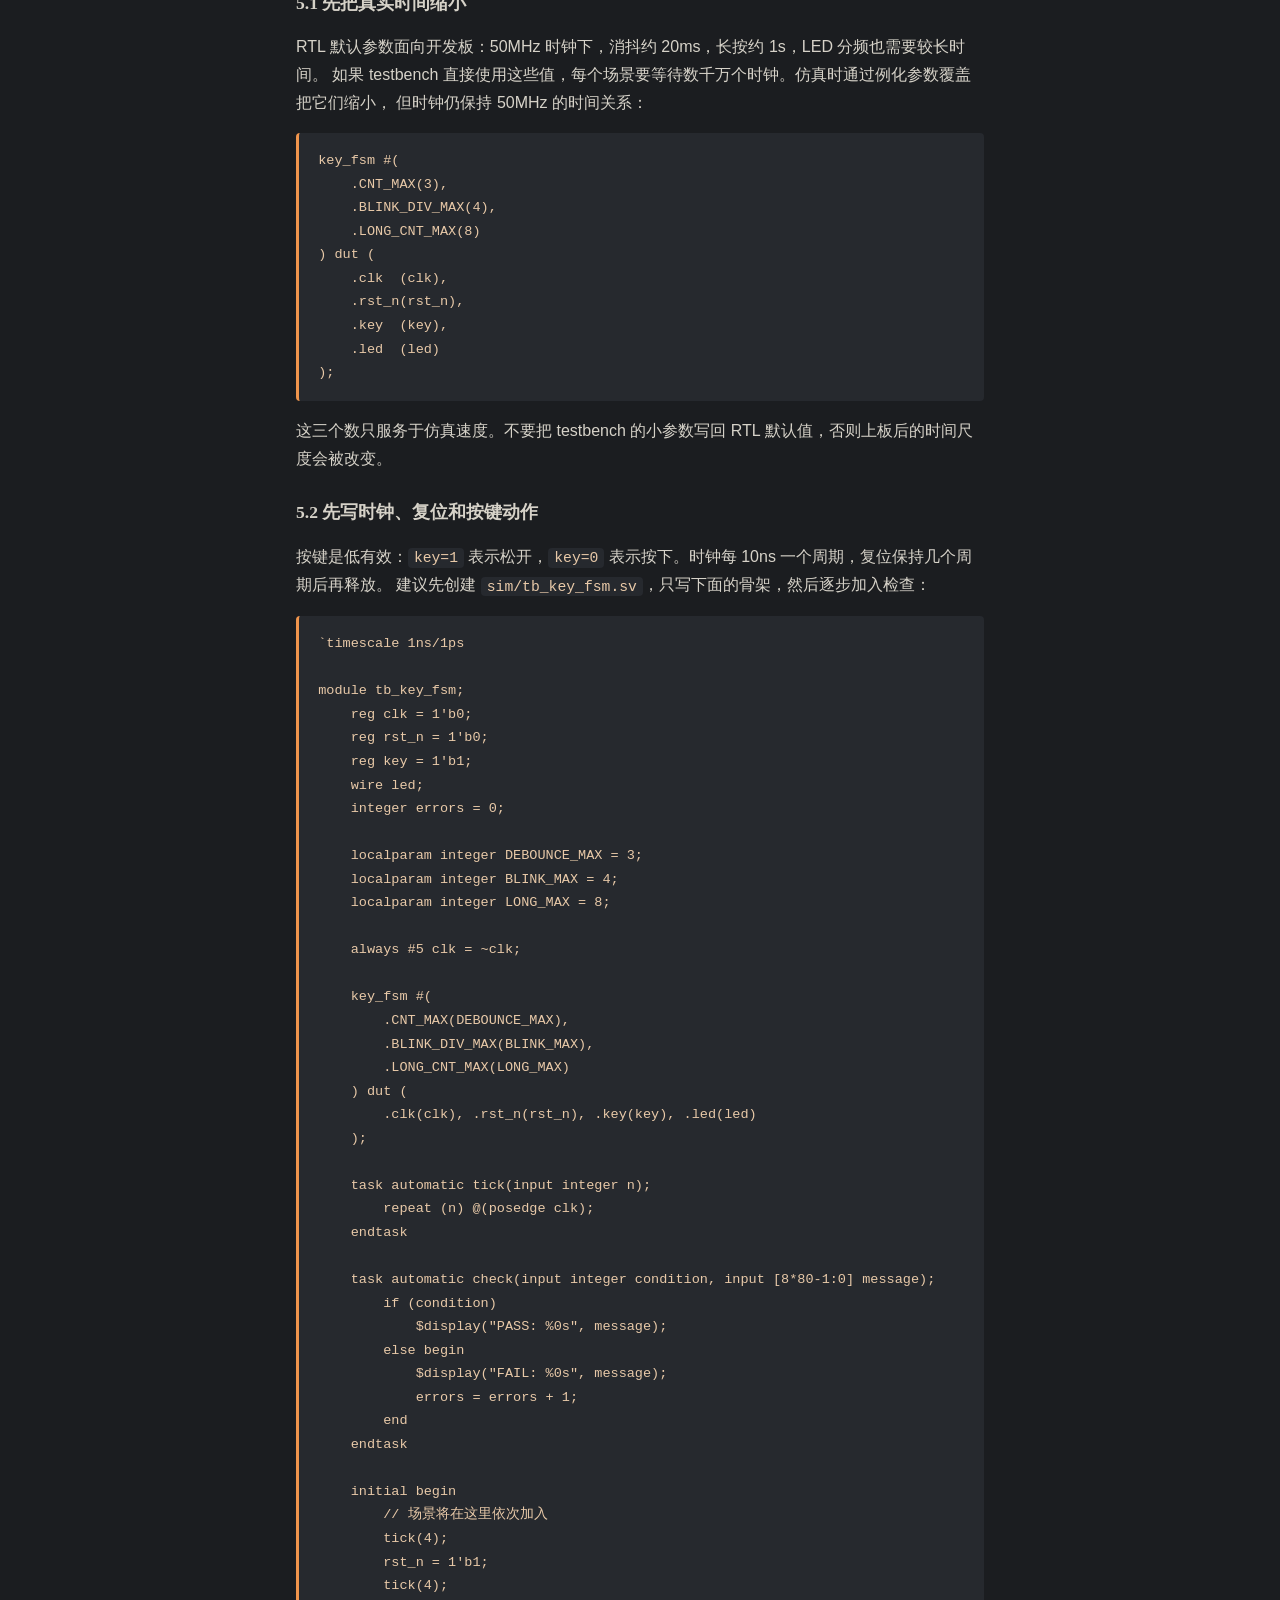
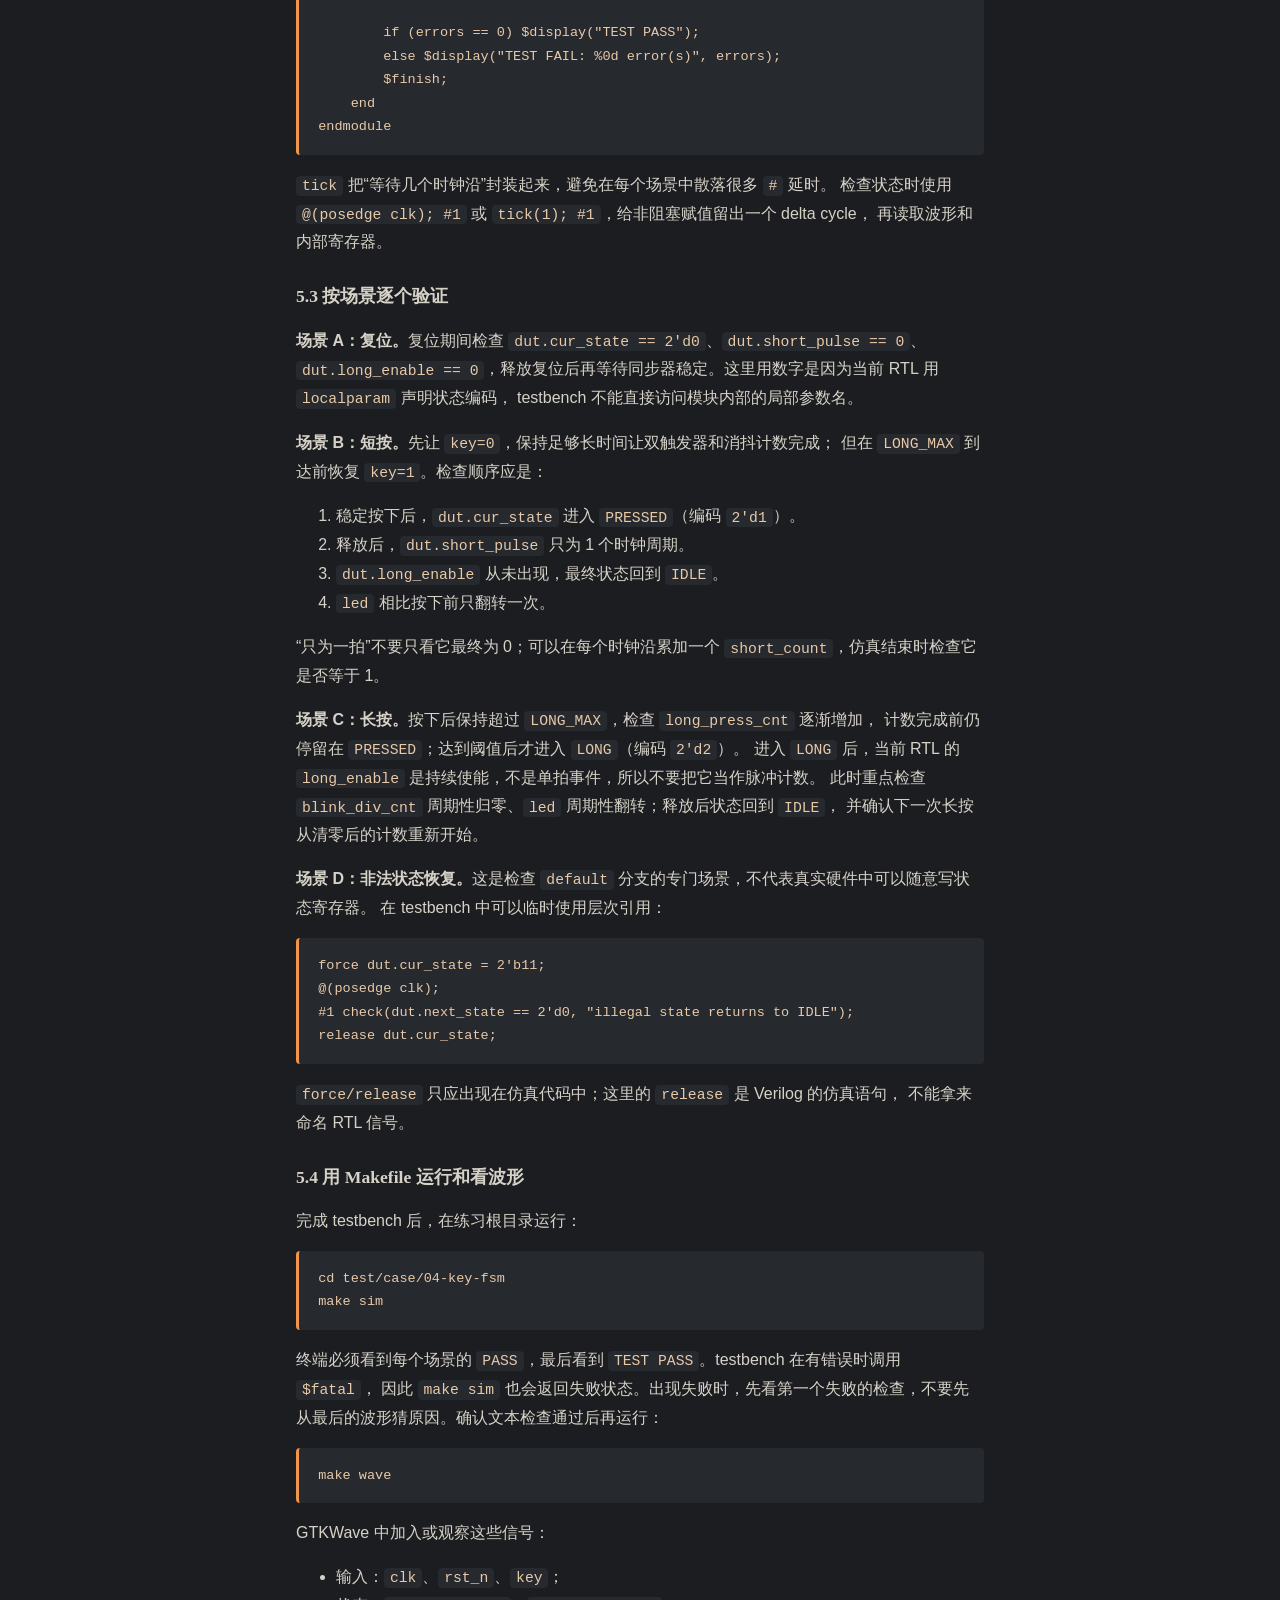
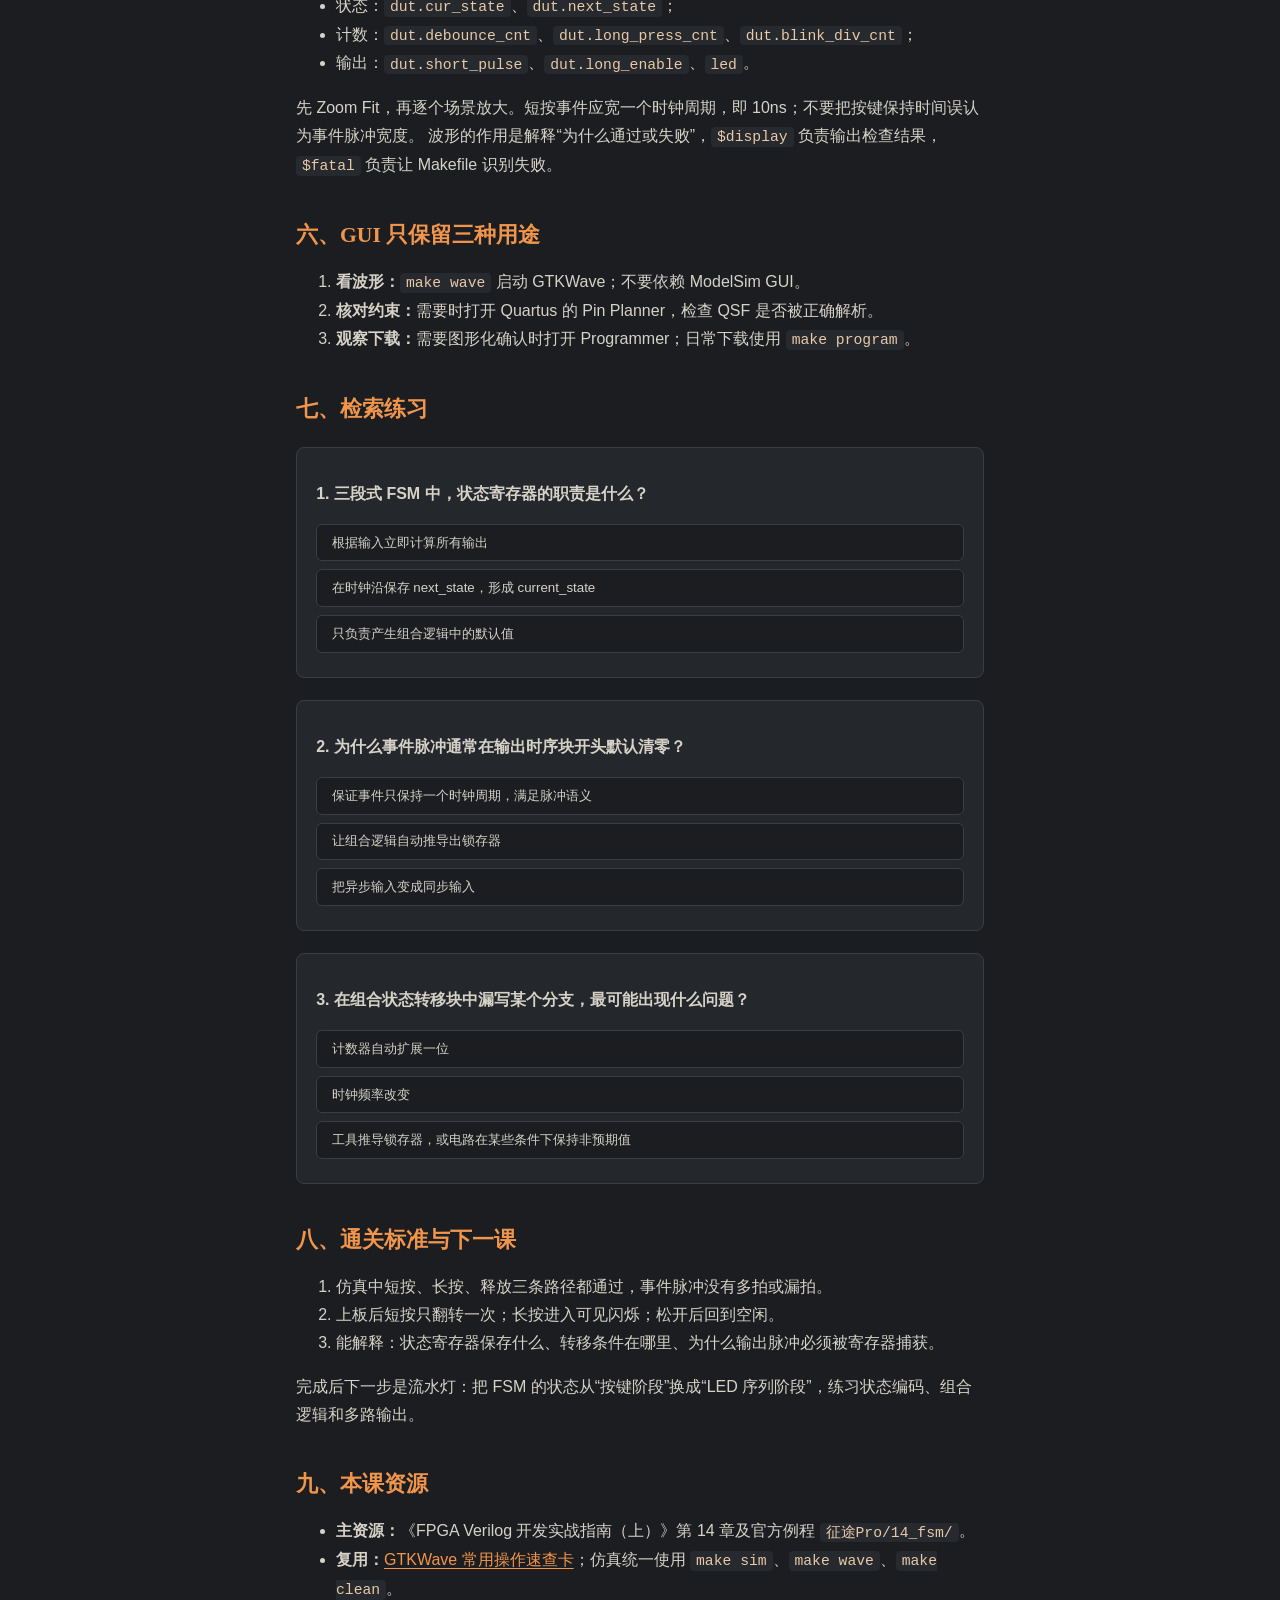
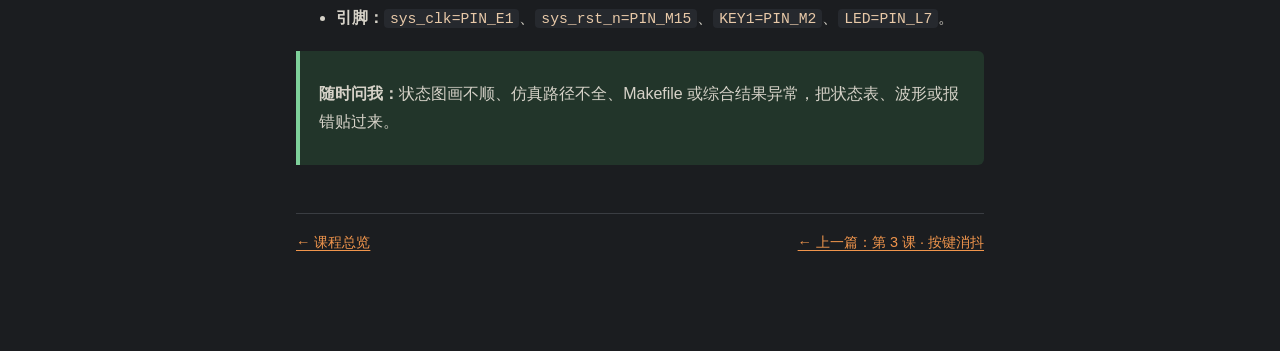
<file: test/learn_doc/lessons/0004-fsm.html>
<!DOCTYPE html>
<html lang="zh-CN">
<head>
<meta charset="UTF-8">
<meta name="viewport" content="width=device-width, initial-scale=1.0">
<title>第 4 课 · 状态机 FSM：让电路记住自己在哪一步</title>
<link rel="stylesheet" href="../assets/style.css">
</head>
<body>

<h1>第 4 课 · 状态机 FSM：让电路记住自己在哪一步</h1>
<p class="meta">
  对应教材：<a href="#ref">《FPGA Verilog 开发实战指南》第 14 章「状态机」</a> ·
  平台：野火征途 Pro · 预计 120–180 分钟 ·
  上一篇：<a href="0003-key-debounce.html">第 3 课 · 按键消抖</a>
</p>

<blockquote>
  <p><strong>本课的胜利：</strong>把“按下后等待、再判断松开”的过程画成状态图，写成一个同步有限状态机；
  仿真验证短按与长按路径，并上板实现：短按让 LED 翻转一次，长按让 LED 快速闪烁。</p>
</blockquote>

<h2>〇、开场复习（合上资料答）</h2>
<ol>
  <li>第 3 课的 <code>key_flag</code> 为什么只有一个时钟周期？下游怎样把它变成人眼可见的 LED 翻转？</li>
  <li>消抖计数器数满后为什么停在最大值，而不是继续加到溢出？这对应哪一种“状态”？</li>
  <li>按住 KEY1 不放，消抖模块应该只报告一次按下事件。要区分短按和长按，电路还需要记住什么？</li>
</ol>

<div class="teacher">
  <p><strong>答案核对：</strong>事件脉冲由时序逻辑捕获；计数器停在最大值是饱和状态；本课要记住“当前处于等待、按住还是完成”的阶段，
  以及按住了多久。把有限的阶段和转移条件写清楚，就是 FSM。</p>
</div>

<h2>一、先建立硬件思维：FSM 是带记忆的电路</h2>
<p>组合逻辑只能回答“现在输入是什么”；寄存器能保存“上一个时钟沿之后的结果”。有限状态机把两者接在一起：</p>

<div class="vs">
  <div class="cell">
    <h4>状态</h4>
    <p>由寄存器保存，例如 <code>IDLE</code>、<code>PRESSED</code>、<code>LONG</code>。状态只在时钟沿改变。</p>
  </div>
  <div class="cell">
    <h4>转移</h4>
    <p>由当前状态和输入决定下一状态，例如在 <code>PRESSED</code> 中，计时未到就继续等待，计时到就进入 <code>LONG</code>。</p>
  </div>
</div>

<p>本课使用的状态图如下。圆圈是状态，箭头上的文字是“输入条件 / 输出事件”。输出事件仍然用一个时钟周期的脉冲表达。</p>
<table>
  <tr><th>当前状态</th><th>条件</th><th>下一状态</th><th>事件</th></tr>
  <tr><td><code>IDLE</code></td><td><code>key_in == 0</code></td><td><code>PRESSED</code></td><td>无</td></tr>
  <tr><td><code>PRESSED</code></td><td>松开</td><td><code>IDLE</code></td><td><code>short_pulse</code></td></tr>
  <tr><td><code>PRESSED</code></td><td>计时达到长按阈值</td><td><code>LONG</code></td><td><code>long_enable</code></td></tr>
  <tr><td><code>LONG</code></td><td>仍按住</td><td><code>LONG</code></td><td>周期性闪烁</td></tr>
  <tr><td><code>LONG</code></td><td>松开</td><td><code>IDLE</code></td><td>无</td></tr>
</table>

<div class="teacher">
  <p><strong>关键边界：</strong>状态机不是“软件线程”。所有状态寄存器仍由同一个 <code>sys_clk</code> 驱动；
  状态转移只会在时钟上升沿发生。组合逻辑负责计算下一步，时序逻辑负责保存这一步。</p>
</div>

<h2>二、推荐的三段式 FSM</h2>
<p>把职责拆开，波形和综合结果都更容易检查。先记住结构，再填入本课的业务条件：</p>
<pre><code>// 1. 状态寄存器：只保存 current_state
always @(posedge sys_clk or negedge sys_rst_n) begin
    if (!sys_rst_n)
        current_state &lt;= IDLE;
    else
        current_state &lt;= next_state;
end

// 2. 下一状态组合逻辑：只决定 next_state
always @(*) begin
    next_state = current_state;  // 默认自保持
    case (current_state)
        IDLE:    if (key_down) next_state = PRESSED;
        PRESSED: if (released)  next_state = IDLE;
                 else if (long_done) next_state = LONG;
        LONG:    if (released)  next_state = IDLE;
        default:              next_state = IDLE;
    endcase
end

// 3. 输出时序逻辑：脉冲默认清零，只在事件发生时拉高一拍
always @(posedge sys_clk or negedge sys_rst_n) begin
    if (!sys_rst_n)
        short_pulse &lt;= 1'b0;
    else begin
        short_pulse &lt;= 1'b0;
        if (current_state == PRESSED &amp;&amp; released)
            short_pulse &lt;= 1'b1;
    end
end</code></pre>

<p><code>default</code> 分支是硬件安全网：如果寄存器因上电、干扰或仿真初始化进入非法编码，电路会回到已知状态。
  <code>next_state = current_state</code> 则避免组合逻辑遗漏条件而推导出不想要的锁存器。</p>

<h2>三、实战 A：短按/长按控制器</h2>
<p>练习场：<code>test/case/04-key-fsm/</code>，目录沿用前三课的 <code>src/</code>、<code>sim/</code>、<code>sp1_prj/</code>。</p>
<ol class="steps">
  <li><strong>先画状态图和时序图。</strong>画出复位、稳定按下、长按阈值、松开四段；标出 <code>short_pulse</code> 的单拍位置，以及 <code>long_enable</code> 的持续有效区间。</li>
  <li><strong>写 <code>src/key_fsm.v</code>。</strong>本工程顶层模块名是 <code>key_fsm</code>，当前端口名为 <code>clk</code>、<code>rst_n</code>、<code>key</code>、<code>led</code>。建议先只完成短按路径，再加长按。QSF 中的端口名称必须和这里逐字一致。</li>
  <li><strong>加入参数。</strong>用 <code>parameter LONG_CNT_MAX</code> 控制长按时长。真实板上可按 50MHz 计算，仿真例化时改成 <code>20'd99</code>，不要修改 RTL 中的物理时钟假设。</li>
  <li><strong>连接输出。</strong>短按事件让 <code>led</code> 翻转一次；进入 <code>LONG</code> 后用一个小分频计数器让 LED 周期闪烁。LED 是寄存器，不要直接接一拍脉冲。</li>
  <li><strong>用文本写工程约束。</strong>创建 <code>sp1_prj/key_fsm.qpf</code> 和 <code>key_fsm.qsf</code>，把顶层、器件、Verilog 文件和四个引脚写进去。约束文件是可审查、可复现的工程源文件，不必依赖 Pin Planner。</li>
</ol>

<h2>四、命令行主线：一个 Makefile 串起仿真、编译和下载</h2>
<p>沿用第 3 课的 Makefile 习惯，新增 <code>sim/tb_key_fsm.sv</code>，并把 Makefile 放在练习根目录。先定义变量：</p>
<pre><code>MSBIN := /tool/altera/13.0sp1/modelsim_ase/bin
QBIN  := /tool/altera/13.0sp1/quartus/bin
ROOT  := $(CURDIR)
PRJ   := $(ROOT)/sp1_prj
PROJECT := $(PRJ)/key_fsm
REV   := key_fsm
TOP   := tb_key_fsm
SOF   := $(PRJ)/key_fsm.sof
Q64   := --64bit
QP    := --parallel=8

.PHONY: sim wave map fit asm sof timing quartus program clean distclean
</code></pre>
<p><code>quartus_sh --flow compile</code> 会依次完成 Analysis &amp; Synthesis、Fitter、Assembler 和时序分析，适合完整检查；
  练习中用 Map、Fit、Assembler 拆开的目标生成 <code>.sof</code>，再用单独的 <code>timing</code> 目标运行时序分析：</p>
<pre><code>sim:
	cd sim &amp;&amp; $(MSBIN)/vlib work
	cd sim &amp;&amp; $(MSBIN)/vlog -quiet ../src/key_fsm.v tb_key_fsm.sv
	cd sim &amp;&amp; $(MSBIN)/vsim -c $(TOP) -do "vcd file key_fsm.vcd; vcd add -r sim:/$(TOP)/*; run -all; quit -f"

wave: sim
	gtkwave sim/key_fsm.vcd

map:
	$(QBIN)/quartus_map $(Q64) $(QP) $(PROJECT) -c $(REV)

fit: map
	$(QBIN)/quartus_fit $(Q64) $(QP) $(PROJECT) -c $(REV)

asm: fit
	$(QBIN)/quartus_asm $(Q64) $(PROJECT) -c $(REV)

sof: asm
	@test -s $(SOF)

timing: fit
	$(QBIN)/quartus_sta $(Q64) $(QP) $(PROJECT) -c $(REV)

quartus:
	$(QBIN)/quartus_sh $(Q64) --flow compile $(PROJECT)

program:
	@test -s $(SOF) || { echo "SOF not found; run 'make sof' first"; exit 1; }
	$(QBIN)/quartus_pgm -c USB-Blaster -m JTAG -o "p;$(SOF)"

clean:
	rm -rf sim/work sim/key_fsm.vcd sim/transcript $(PRJ)/db $(PRJ)/incremental_db $(PRJ)/output_files

distclean: clean
	rm -f $(SOF) $(PRJ)/*.rpt $(PRJ)/*.summary $(PRJ)/*.sof
</code></pre>
<p>常用入口是 <code>make sim</code>、<code>make wave</code>、<code>make sof</code>、<code>make timing</code> 和 <code>make program</code>。
  <code>make sof</code> 只运行生成可下载文件所需的 Map、Fit 和 Assembler；<code>make timing</code> 单独运行 TimeQuest；
  <code>make quartus</code> 才运行完整流程。<code>make program</code> 只烧录已有的 <code>.sof</code>，不会因为烧录而重新编译。
  下载前确认 <code>jtagconfig</code> 能看到 USB-Blaster。</p>

<h3>4.1 从零创建 Quartus 工程描述文件</h3>
<p>先分清两个文件各自负责什么：</p>
<table>
  <tr><th>文件</th><th>作用</th><th>你可以怎样理解</th></tr>
  <tr><td><code>key_fsm.qpf</code></td><td>Quartus Project File，指定工程修订版（revision）名称。</td><td>工程入口/目录索引。</td></tr>
  <tr><td><code>key_fsm.qsf</code></td><td>Quartus Settings File，保存器件、顶层、源文件和引脚等设置。</td><td>工程配置清单。</td></tr>
</table>
<p>两个文件名的主干要一致，且本课把它们放在 <code>sp1_prj/</code>。从仓库根目录执行：</p>
<pre><code>cd /home/pjh/project/fpga_learning
mkdir -p test/case/04-key-fsm/sp1_prj
</code></pre>
<p><code>mkdir -p</code> 会创建目录；目录已存在也不会报错。接下来用文本编辑器创建文件。下面用 shell here-document 展示完整内容，
  你可以照着在编辑器里输入；如果直接复制命令，结尾的 <code>EOF</code> 必须单独占一行。</p>

<p><strong>第一步：创建 <code>sp1_prj/key_fsm.qpf</code>。</strong>这三项分别是 Quartus 文件格式版本、文件生成日期和工程 revision 名称：</p>
<pre><code>cat &gt; test/case/04-key-fsm/sp1_prj/key_fsm.qpf &lt;&lt;'EOF'
QUARTUS_VERSION = "13.0"
DATE = "09:00:00  SEPTEMBER 26, 2026"
PROJECT_REVISION = "key_fsm"
EOF
</code></pre>
<p><code>PROJECT_REVISION</code> 必须与工程名相符。Quartus 会据此读取同目录下的 <code>key_fsm.qsf</code>，所以别把一个文件叫
  <code>key_fsm</code>、另一个叫 <code>fsm</code>。</p>

<p><strong>第二步：创建 <code>sp1_prj/key_fsm.qsf</code>。</strong>先照当前顶层模块和端口名填写：</p>
<pre><code>cat &gt; test/case/04-key-fsm/sp1_prj/key_fsm.qsf &lt;&lt;'EOF'
set_global_assignment -name FAMILY "Cyclone IV E"
set_global_assignment -name DEVICE EP4CE10F17C8
set_global_assignment -name TOP_LEVEL_ENTITY key_fsm
set_global_assignment -name VERILOG_FILE ../src/key_fsm.v

set_location_assignment PIN_E1  -to clk
set_location_assignment PIN_M15 -to rst_n
set_location_assignment PIN_M2  -to key
set_location_assignment PIN_L7  -to led
EOF
</code></pre>
<p>每行的意思：</p>
<table>
  <tr><th>QSF 设置</th><th>作用</th></tr>
  <tr><td><code>FAMILY</code></td><td>芯片系列；征途 Pro 使用 Cyclone IV E。</td></tr>
  <tr><td><code>DEVICE</code></td><td>具体 FPGA 型号；板上是 EP4CE10F17C8。</td></tr>
  <tr><td><code>TOP_LEVEL_ENTITY</code></td><td>Quartus 从哪个 Verilog 模块开始搭建整张电路图；这里是 <code>module key_fsm</code>。</td></tr>
  <tr><td><code>VERILOG_FILE</code></td><td>加入要编译的 RTL 源码。相对路径从工程目录 <code>sp1_prj/</code> 出发，<code>../src/key_fsm.v</code> 因此回到本课的 <code>src/</code>。</td></tr>
  <tr><td><code>set_location_assignment</code></td><td>把顶层端口接到芯片封装引脚。<code>-to</code> 后面必须是 RTL 顶层端口名，而不是你想起的别名。</td></tr>
</table>
<p>本工程当前的对应关系是：板载 50MHz 时钟接 <code>PIN_E1</code>，低有效复位接 <code>PIN_M15</code>，KEY1 接 <code>PIN_M2</code>，低电平点亮的 LED 接 <code>PIN_L7</code>。
  如果你把 Verilog 端口从 <code>clk/rst_n/key/led</code> 改名成 <code>sys_clk/sys_rst_n/key_in/led_out</code>，QSF 四个 <code>-to</code> 名称也要一起改；引脚编号保持不变。</p>

<h3>4.2 添加最小时序约束（SDC）</h3>
<p>QSF 负责告诉 Quartus“有哪些文件和引脚”，SDC 负责告诉 TimeQuest“这些信号应该以什么时间工作”。
  没有 SDC 时，Quartus 仍然可以综合、布局布线并生成 <code>.sof</code>，但它不知道 <code>clk</code> 的真实频率，
  时序报告和部分优化就没有可靠依据。本板的时钟是 50MHz，因此一个周期是：</p>
<pre><code>1 / 50,000,000 Hz = 20 ns
</code></pre>
<p>在工程目录中创建 <code>sp1_prj/key_fsm.sdc</code>：</p>
<pre><code>create_clock -name clk -period 20.000 [get_ports {clk}]
derive_clock_uncertainty
</code></pre>
<p><code>create_clock</code> 将顶层端口 <code>clk</code> 定义为 20ns 周期；<code>derive_clock_uncertainty</code> 让 Quartus
  根据器件和时钟生成默认不确定度。这里没有给 <code>key</code> 或 <code>rst_n</code> 随意添加输入延时：它们来自按键，
  并且 <code>key</code> 先经过同步触发器；没有外部器件时序数据，就不应该编造一个输入延时数字。</p>
<p>然后在 <code>key_fsm.qsf</code> 中加入：</p>
<pre><code>set_global_assignment -name SDC_FILE key_fsm.sdc
</code></pre>
<p>路径相对于 <code>sp1_prj/</code>，所以文件名直接写 <code>key_fsm.sdc</code>。用命令行验证：</p>
<pre><code>cd test/case/04-key-fsm
make timing
</code></pre>
<p>日志中应看到类似 <code>create_clock -period 20.000 -name clk</code>，不应再看到“SDC file not found”或工具自动猜测
  <code>create_clock -period 1.000</code>。时序约束不会让烧录动作变慢；它只在 Map/Fit/TimeQuest 阶段影响优化和检查。</p>

<p><strong>第三步：自己检查文件和路径。</strong></p>
<pre><code>cat test/case/04-key-fsm/sp1_prj/key_fsm.qpf
cat test/case/04-key-fsm/sp1_prj/key_fsm.qsf
test -f test/case/04-key-fsm/src/key_fsm.v &amp;&amp; echo "RTL path OK"
</code></pre>
<p>这一步不打开 Quartus GUI。QPF/QSF 都是普通文本，所以可以用 <code>cat</code> 查看、用 Git diff 审核；编译时 Quartus 会读取它们。</p>

<p><strong>第四步：从命令行打开并编译这个工程。</strong>在本课根目录运行：</p>
<pre><code>cd test/case/04-key-fsm
/tool/altera/13.0sp1/quartus/bin/quartus_sh --flow compile sp1_prj/key_fsm
</code></pre>
<p>Quartus 根据 <code>sp1_prj/key_fsm.qpf</code> 找到 revision，再读 <code>key_fsm.qsf</code> 中的设置。
  <code>make sof</code> 完成分析综合、布局布线和 Assembler 后，<code>.sof</code> 位于 <code>sp1_prj/key_fsm.sof</code>；
  <code>make timing</code> 再单独运行 TimeQuest。当前 FSM RTL 仍是练习草稿，完成 RTL 后再期待编译通过；若失败，先看终端最早出现的 <code>Error</code>，
  区分 Verilog 错误与 QSF 路径/端口名错误。</p>

<p>QSF 是实际编译使用的配置。Pin Planner 可以打开来核对分配结果，但你无需通过 GUI 才能创建或维护工程约束。</p>

<h2>五、用 Makefile 验证每条路径</h2>
<p>这一节的目标不是“把波形跑出来”，而是让 testbench 对每一条状态转移提出一个可检查的问题：
  复位后在哪里？稳定按下后是否进入 <code>PRESSED</code>？短按是否只翻转一次？长按是否等到计数完成才进入 <code>LONG</code>？</p>

<h3>5.1 先把真实时间缩小</h3>
<p>RTL 默认参数面向开发板：50MHz 时钟下，消抖约 20ms，长按约 1s，LED 分频也需要较长时间。
  如果 testbench 直接使用这些值，每个场景要等待数千万个时钟。仿真时通过例化参数覆盖把它们缩小，
  但时钟仍保持 50MHz 的时间关系：</p>
<pre><code>key_fsm #(
    .CNT_MAX(3),
    .BLINK_DIV_MAX(4),
    .LONG_CNT_MAX(8)
) dut (
    .clk  (clk),
    .rst_n(rst_n),
    .key  (key),
    .led  (led)
);
</code></pre>
<p>这三个数只服务于仿真速度。不要把 testbench 的小参数写回 RTL 默认值，否则上板后的时间尺度会被改变。</p>

<h3>5.2 先写时钟、复位和按键动作</h3>
<p>按键是低有效：<code>key=1</code> 表示松开，<code>key=0</code> 表示按下。时钟每 10ns 一个周期，复位保持几个周期后再释放。
  建议先创建 <code>sim/tb_key_fsm.sv</code>，只写下面的骨架，然后逐步加入检查：</p>
<pre><code>`timescale 1ns/1ps

module tb_key_fsm;
    reg clk = 1'b0;
    reg rst_n = 1'b0;
    reg key = 1'b1;
    wire led;
    integer errors = 0;

    localparam integer DEBOUNCE_MAX = 3;
    localparam integer BLINK_MAX = 4;
    localparam integer LONG_MAX = 8;

    always #5 clk = ~clk;

    key_fsm #(
        .CNT_MAX(DEBOUNCE_MAX),
        .BLINK_DIV_MAX(BLINK_MAX),
        .LONG_CNT_MAX(LONG_MAX)
    ) dut (
        .clk(clk), .rst_n(rst_n), .key(key), .led(led)
    );

    task automatic tick(input integer n);
        repeat (n) @(posedge clk);
    endtask

    task automatic check(input integer condition, input [8*80-1:0] message);
        if (condition)
            $display("PASS: %0s", message);
        else begin
            $display("FAIL: %0s", message);
            errors = errors + 1;
        end
    endtask

    initial begin
        // 场景将在这里依次加入
        tick(4);
        rst_n = 1'b1;
        tick(4);

        if (errors == 0) $display("TEST PASS");
        else $display("TEST FAIL: %0d error(s)", errors);
        $finish;
    end
endmodule
</code></pre>
<p><code>tick</code> 把“等待几个时钟沿”封装起来，避免在每个场景中散落很多 <code>#</code> 延时。
  检查状态时使用 <code>@(posedge clk); #1</code> 或 <code>tick(1); #1</code>，给非阻塞赋值留出一个 delta cycle，
  再读取波形和内部寄存器。</p>

<h3>5.3 按场景逐个验证</h3>
<p><strong>场景 A：复位。</strong>复位期间检查 <code>dut.cur_state == 2'd0</code>、<code>dut.short_pulse == 0</code>、
  <code>dut.long_enable == 0</code>，释放复位后再等待同步器稳定。这里用数字是因为当前 RTL 用 <code>localparam</code> 声明状态编码，
  testbench 不能直接访问模块内部的局部参数名。</p>

<p><strong>场景 B：短按。</strong>先让 <code>key=0</code>，保持足够长时间让双触发器和消抖计数完成；
  但在 <code>LONG_MAX</code> 到达前恢复 <code>key=1</code>。检查顺序应是：</p>
<ol>
  <li>稳定按下后，<code>dut.cur_state</code> 进入 <code>PRESSED</code>（编码 <code>2'd1</code>）。</li>
  <li>释放后，<code>dut.short_pulse</code> 只为 1 个时钟周期。</li>
  <li><code>dut.long_enable</code> 从未出现，最终状态回到 <code>IDLE</code>。</li>
  <li><code>led</code> 相比按下前只翻转一次。</li>
</ol>
<p>“只为一拍”不要只看它最终为 0；可以在每个时钟沿累加一个 <code>short_count</code>，仿真结束时检查它是否等于 1。</p>

<p><strong>场景 C：长按。</strong>按下后保持超过 <code>LONG_MAX</code>，检查 <code>long_press_cnt</code> 逐渐增加，
  计数完成前仍停留在 <code>PRESSED</code>；达到阈值后才进入 <code>LONG</code>（编码 <code>2'd2</code>）。
  进入 <code>LONG</code> 后，当前 RTL 的 <code>long_enable</code> 是持续使能，不是单拍事件，所以不要把它当作脉冲计数。
  此时重点检查 <code>blink_div_cnt</code> 周期性归零、<code>led</code> 周期性翻转；释放后状态回到 <code>IDLE</code>，
  并确认下一次长按从清零后的计数重新开始。</p>

<p><strong>场景 D：非法状态恢复。</strong>这是检查 <code>default</code> 分支的专门场景，不代表真实硬件中可以随意写状态寄存器。
  在 testbench 中可以临时使用层次引用：</p>
<pre><code>force dut.cur_state = 2'b11;
@(posedge clk);
#1 check(dut.next_state == 2'd0, "illegal state returns to IDLE");
release dut.cur_state;
</code></pre>
<p><code>force/release</code> 只应出现在仿真代码中；这里的 <code>release</code> 是 Verilog 的仿真语句，
  不能拿来命名 RTL 信号。</p>

<h3>5.4 用 Makefile 运行和看波形</h3>
<p>完成 testbench 后，在练习根目录运行：</p>
<pre><code>cd test/case/04-key-fsm
make sim
</code></pre>
<p>终端必须看到每个场景的 <code>PASS</code>，最后看到 <code>TEST PASS</code>。testbench 在有错误时调用 <code>$fatal</code>，
  因此 <code>make sim</code> 也会返回失败状态。出现失败时，先看第一个失败的检查，不要先从最后的波形猜原因。确认文本检查通过后再运行：</p>
<pre><code>make wave
</code></pre>
<p>GTKWave 中加入或观察这些信号：</p>
<ul>
  <li>输入：<code>clk</code>、<code>rst_n</code>、<code>key</code>；</li>
  <li>状态：<code>dut.cur_state</code>、<code>dut.next_state</code>；</li>
  <li>计数：<code>dut.debounce_cnt</code>、<code>dut.long_press_cnt</code>、<code>dut.blink_div_cnt</code>；</li>
  <li>输出：<code>dut.short_pulse</code>、<code>dut.long_enable</code>、<code>led</code>。</li>
</ul>
<p>先 Zoom Fit，再逐个场景放大。短按事件应宽一个时钟周期，即 10ns；不要把按键保持时间误认为事件脉冲宽度。
  波形的作用是解释“为什么通过或失败”，<code>$display</code> 负责输出检查结果，<code>$fatal</code> 负责让 Makefile 识别失败。</p>

<h2>六、GUI 只保留三种用途</h2>
<ol>
  <li><strong>看波形：</strong><code>make wave</code> 启动 GTKWave；不要依赖 ModelSim GUI。</li>
  <li><strong>核对约束：</strong>需要时打开 Quartus 的 Pin Planner，检查 QSF 是否被正确解析。</li>
  <li><strong>观察下载：</strong>需要图形化确认时打开 Programmer；日常下载使用 <code>make program</code>。</li>
</ol>

<h2>七、检索练习</h2>
<div class="quiz" data-answer="1">
  <p class="q">1. 三段式 FSM 中，状态寄存器的职责是什么？</p>
  <button>根据输入立即计算所有输出</button>
  <button>在时钟沿保存 next_state，形成 current_state</button>
  <button>只负责产生组合逻辑中的默认值</button>
  <div class="explain">状态寄存器是记忆元件，只在时钟沿更新；下一状态和输出的计算由另外的组合或时序逻辑完成。</div>
</div>
<div class="quiz" data-answer="0">
  <p class="q">2. 为什么事件脉冲通常在输出时序块开头默认清零？</p>
  <button>保证事件只保持一个时钟周期，满足脉冲语义</button>
  <button>让组合逻辑自动推导出锁存器</button>
  <button>把异步输入变成同步输入</button>
  <div class="explain">每拍先清零，再在满足条件的那一拍置 1，脉冲自然只有一拍。异步输入同步化是另一个问题，需要双触发器等结构。</div>
</div>
<div class="quiz" data-answer="2">
  <p class="q">3. 在组合状态转移块中漏写某个分支，最可能出现什么问题？</p>
  <button>计数器自动扩展一位</button>
  <button>时钟频率改变</button>
  <button>工具推导锁存器，或电路在某些条件下保持非预期值</button>
  <div class="explain">组合逻辑必须对所有输入给出结果。默认自保持和 default 分支能减少遗漏，也让非法状态有恢复路径。</div>
</div>

<h2>八、通关标准与下一课</h2>
<ol>
  <li>仿真中短按、长按、释放三条路径都通过，事件脉冲没有多拍或漏拍。</li>
  <li>上板后短按只翻转一次；长按进入可见闪烁；松开后回到空闲。</li>
  <li>能解释：状态寄存器保存什么、转移条件在哪里、为什么输出脉冲必须被寄存器捕获。</li>
</ol>
<p>完成后下一步是流水灯：把 FSM 的状态从“按键阶段”换成“LED 序列阶段”，练习状态编码、组合逻辑和多路输出。</p>

<h2 id="ref">九、本课资源</h2>
<ul>
  <li><strong>主资源：</strong>《FPGA Verilog 开发实战指南（上）》第 14 章及官方例程 <code>征途Pro/14_fsm/</code>。</li>
  <li><strong>复用：</strong><a href="../reference/gtkwave-cheatsheet.html">GTKWave 常用操作速查卡</a>；仿真统一使用 <code>make sim</code>、<code>make wave</code>、<code>make clean</code>。</li>
  <li><strong>引脚：</strong><code>sys_clk=PIN_E1</code>、<code>sys_rst_n=PIN_M15</code>、<code>KEY1=PIN_M2</code>、<code>LED=PIN_L7</code>。</li>
</ul>

<div class="teacher">
  <p><strong>随时问我：</strong>状态图画不顺、仿真路径不全、Makefile 或综合结果异常，把状态表、波形或报错贴过来。</p>
</div>
<nav class="lesson-nav">
  <a href="../index.html">← 课程总览</a>
  <a href="0003-key-debounce.html">← 上一篇：第 3 课 · 按键消抖</a>
</nav>

<script>
document.querySelectorAll('.quiz').forEach(function (quiz) {
  var answer = parseInt(quiz.dataset.answer, 10);
  var buttons = quiz.querySelectorAll('button');
  var done = false;
  buttons.forEach(function (btn, i) {
    btn.addEventListener('click', function () {
      if (done) return;
      done = true;
      btn.classList.add(i === answer ? 'correct' : 'wrong');
      if (i !== answer) buttons[answer].classList.add('correct');
      quiz.querySelector('.explain').classList.add('show');
    });
  });
});
</script>
</body>
</html>
</file>
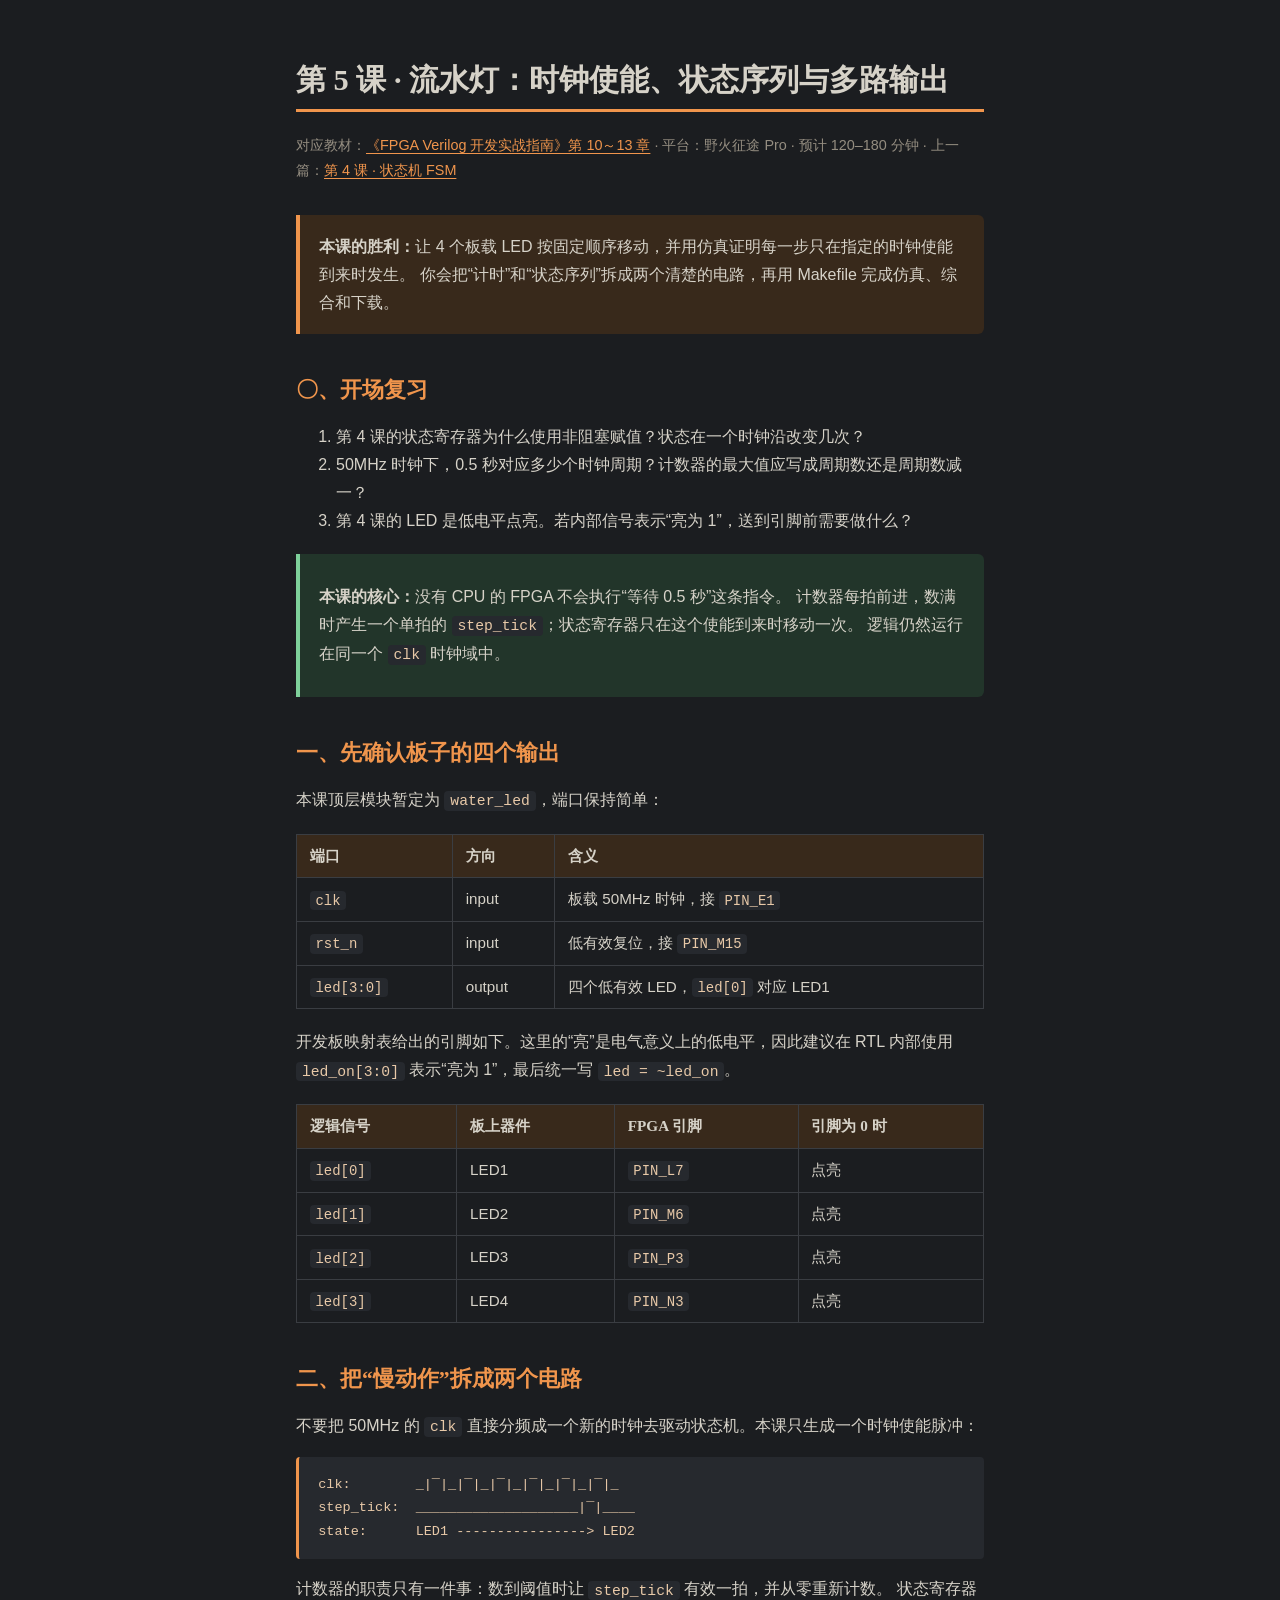
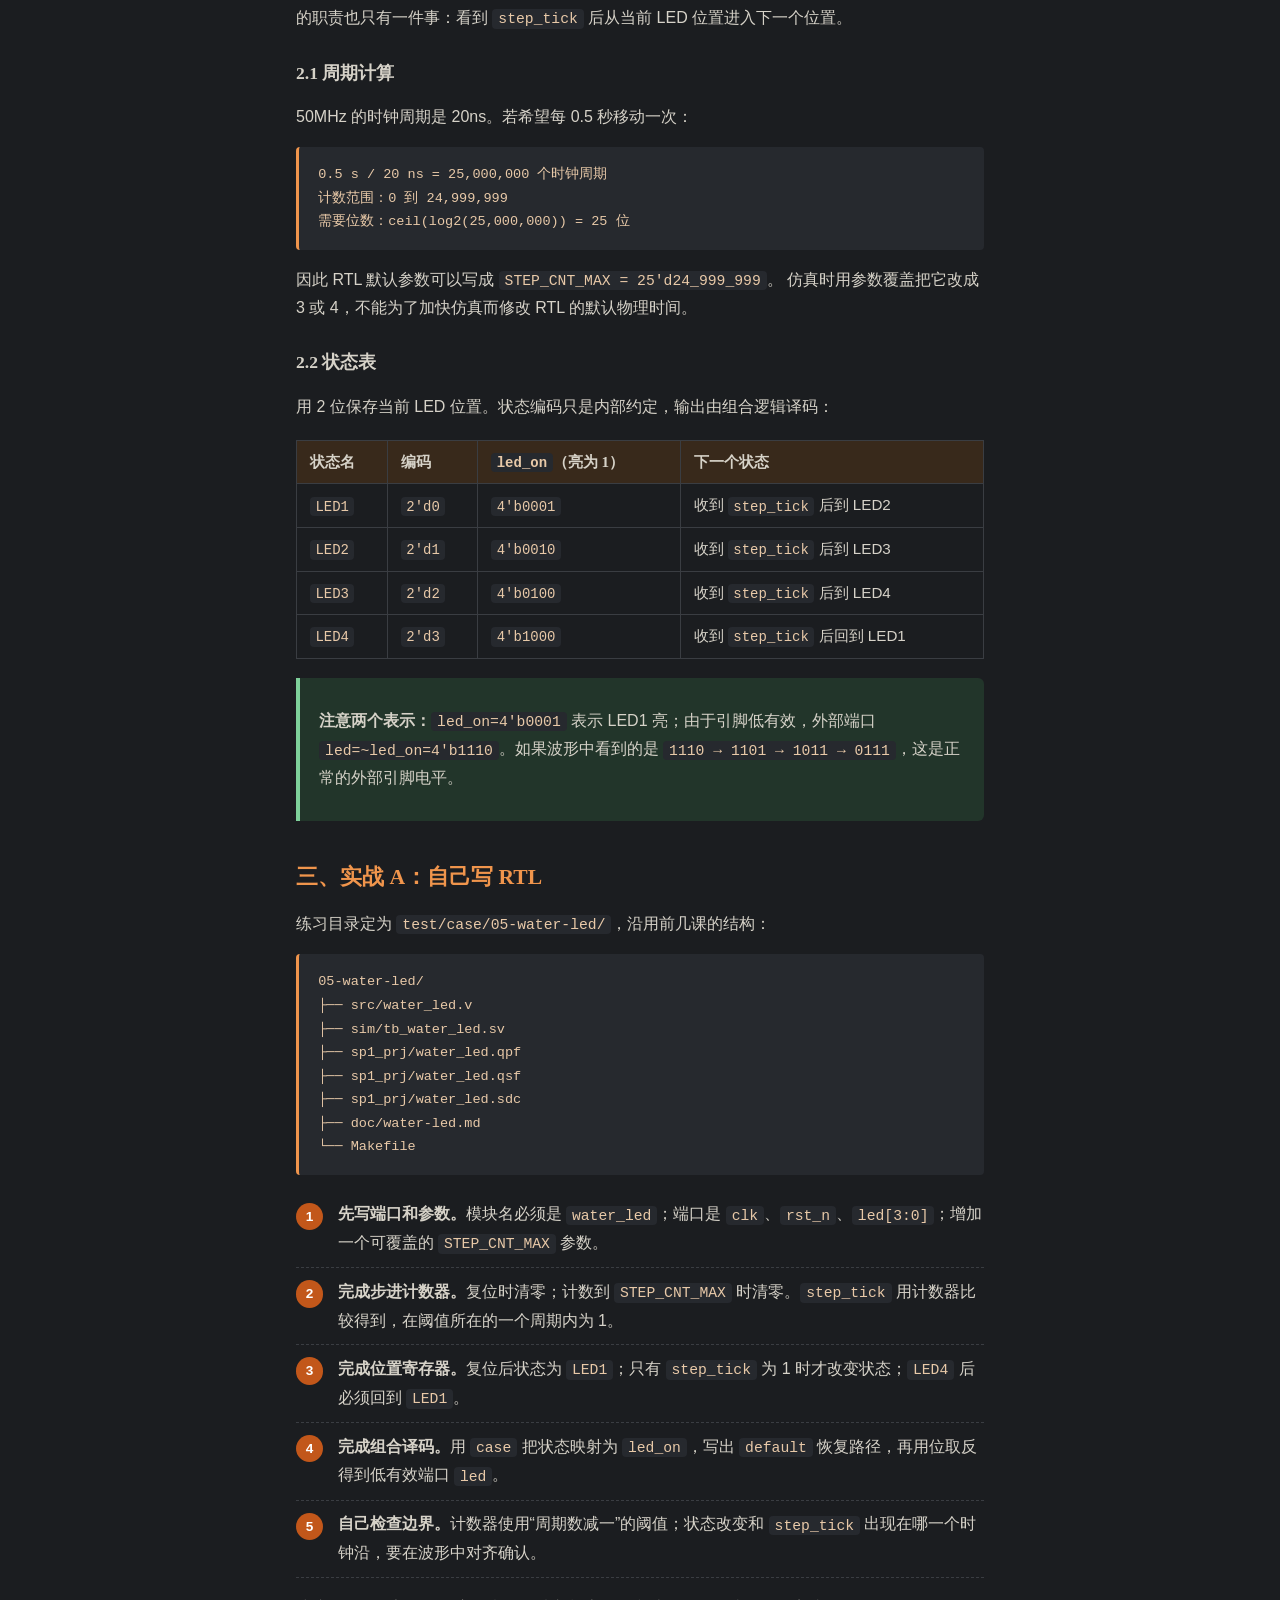
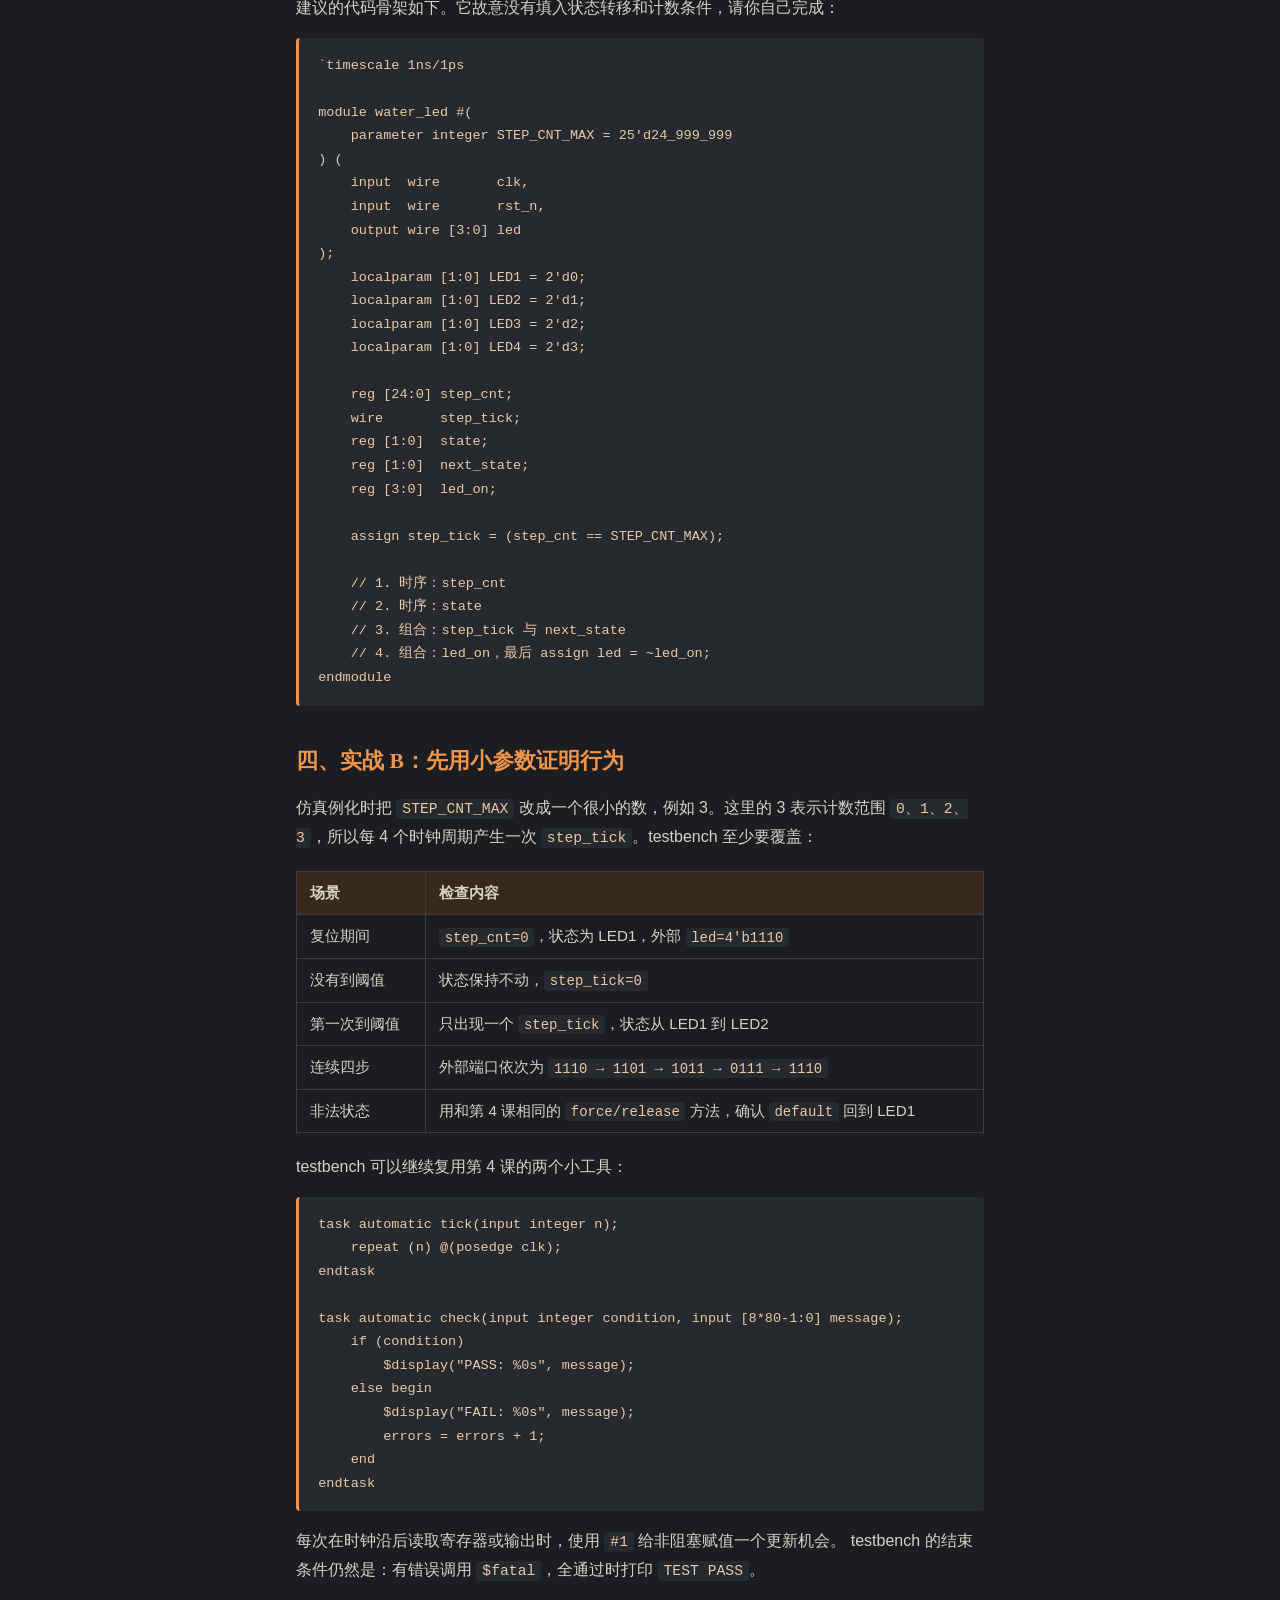
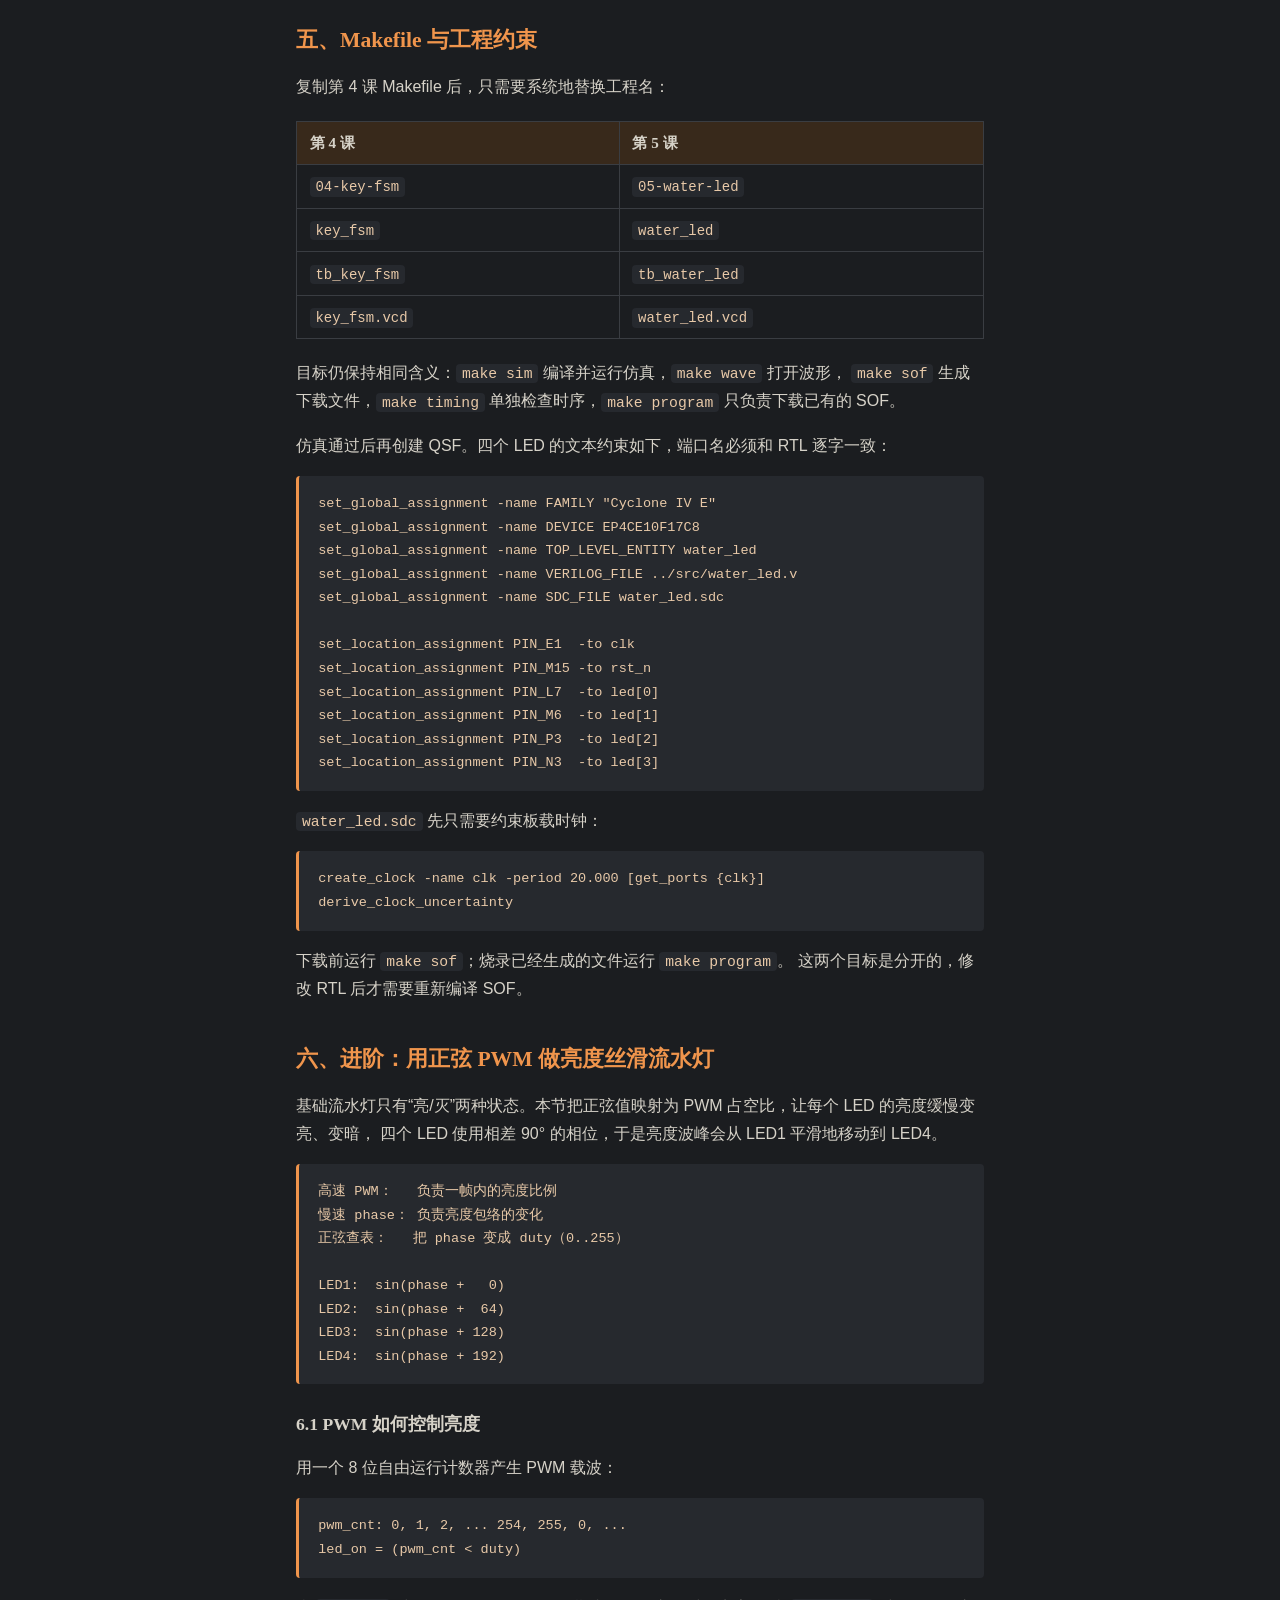
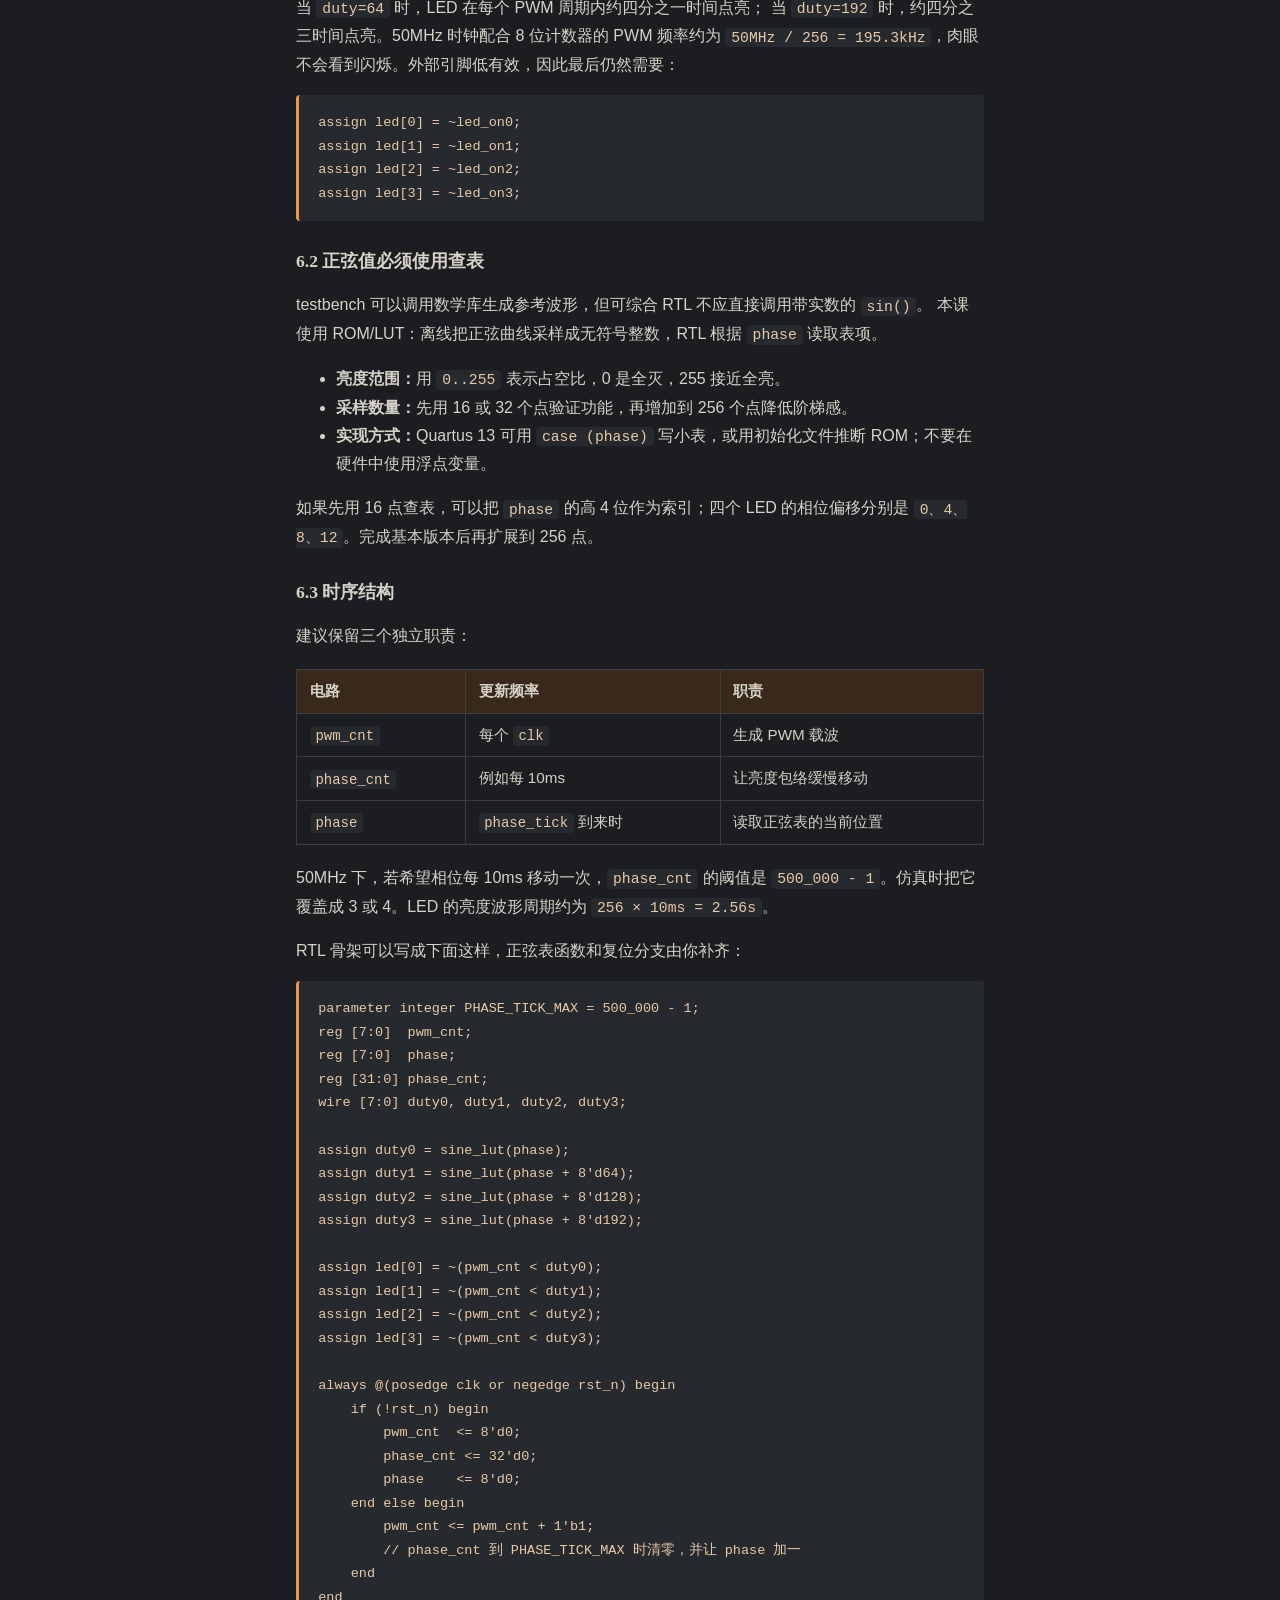
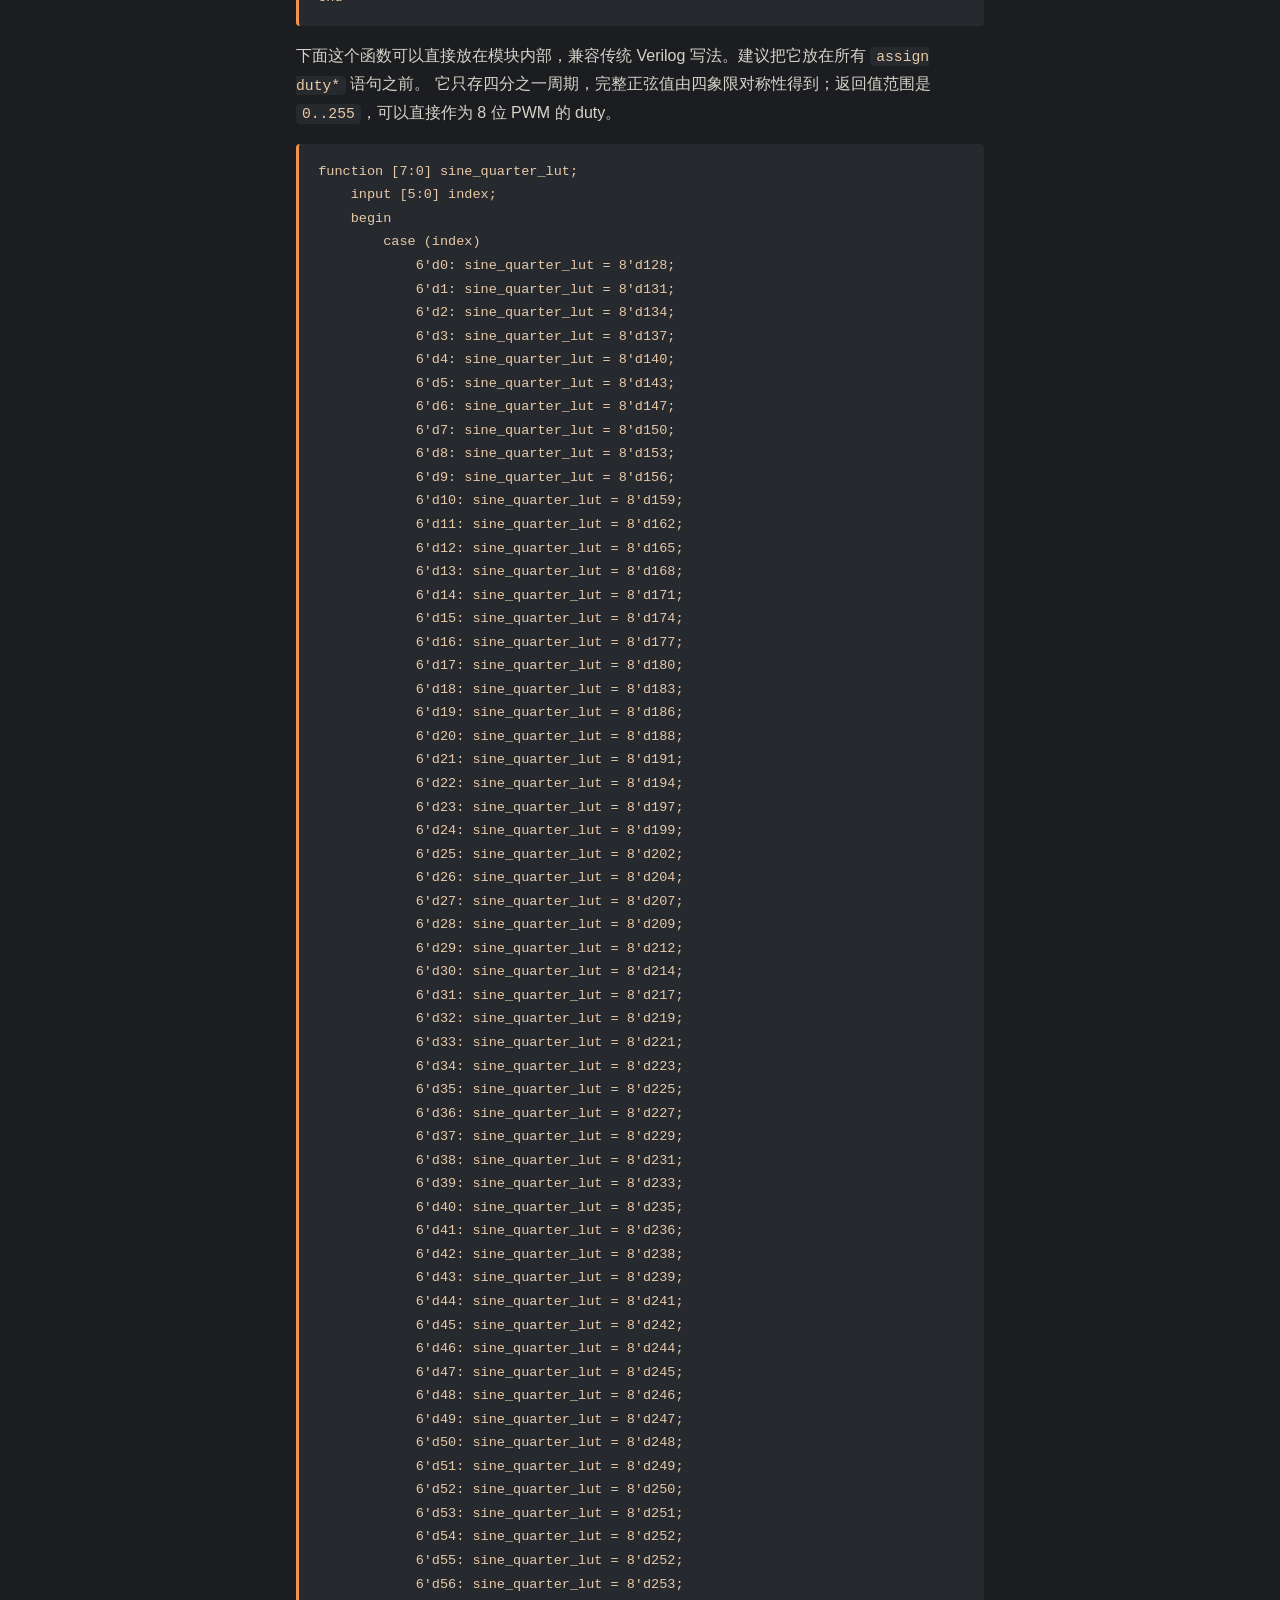
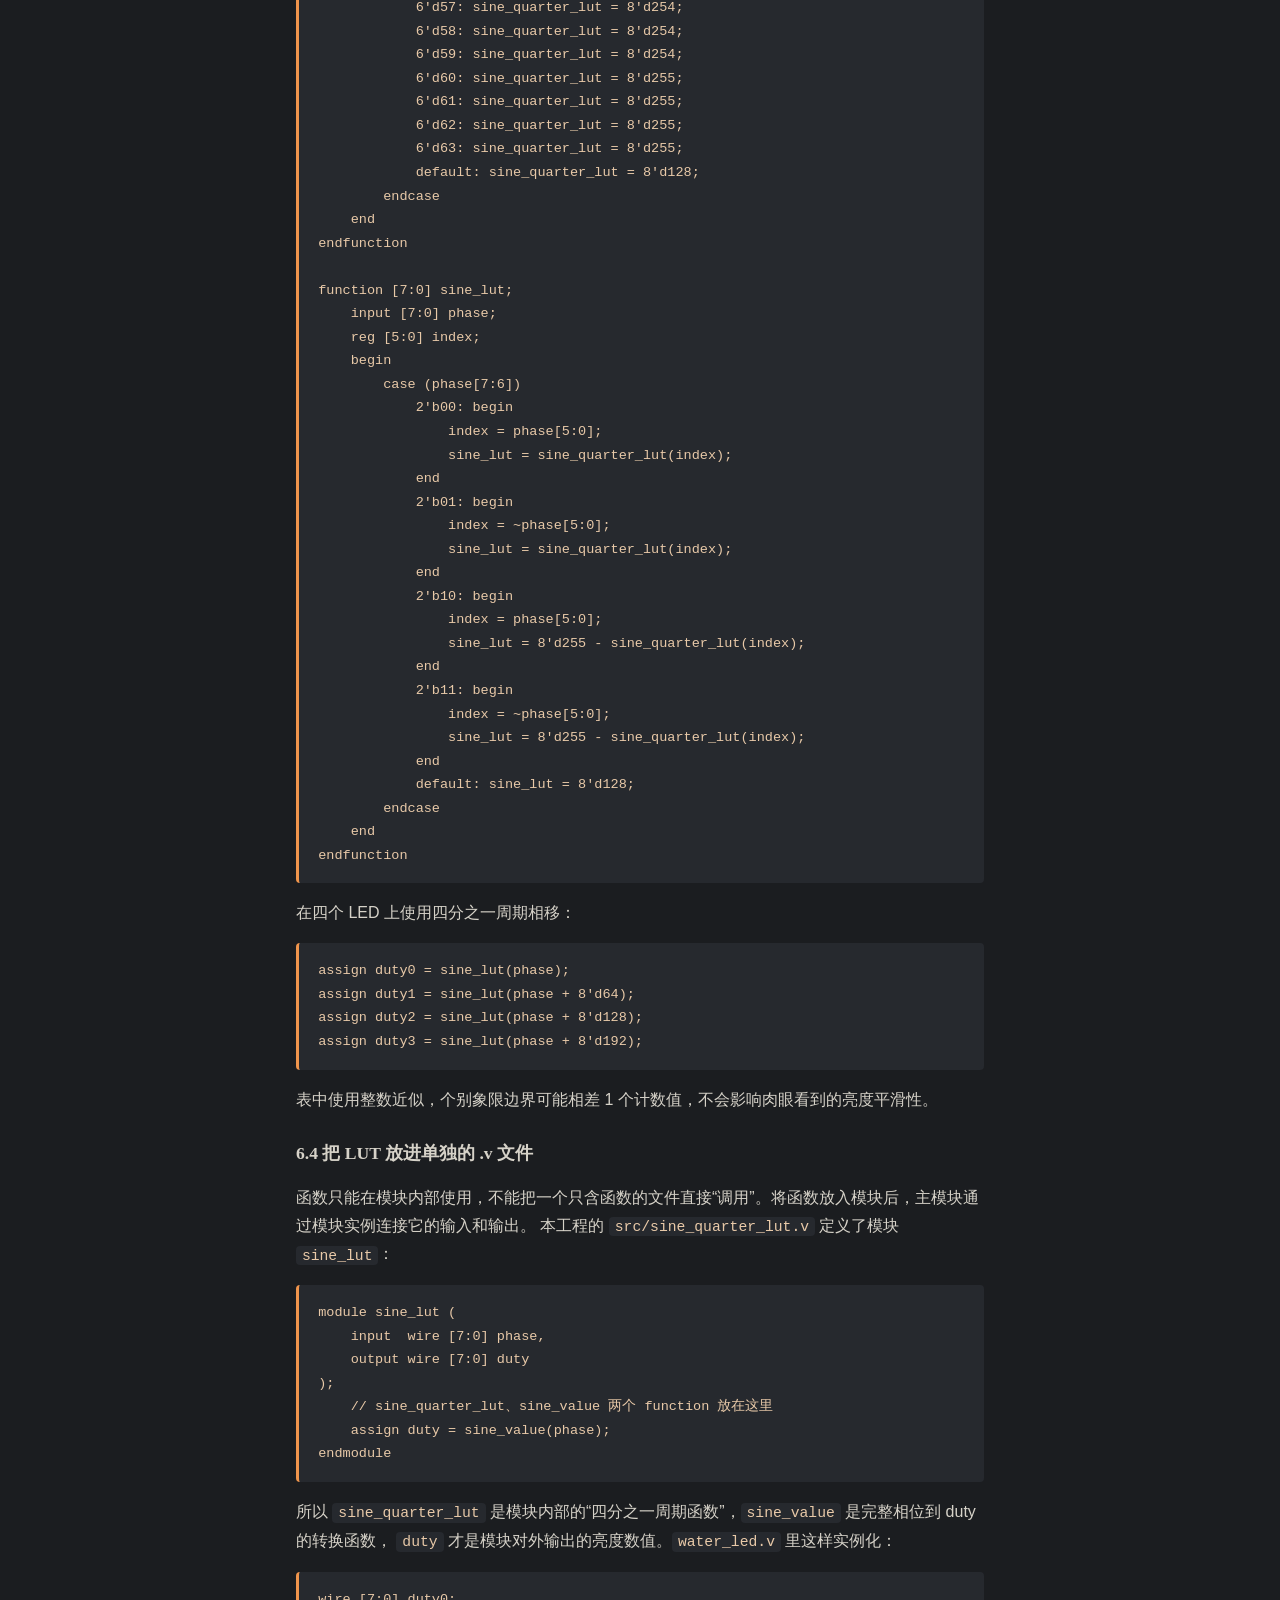
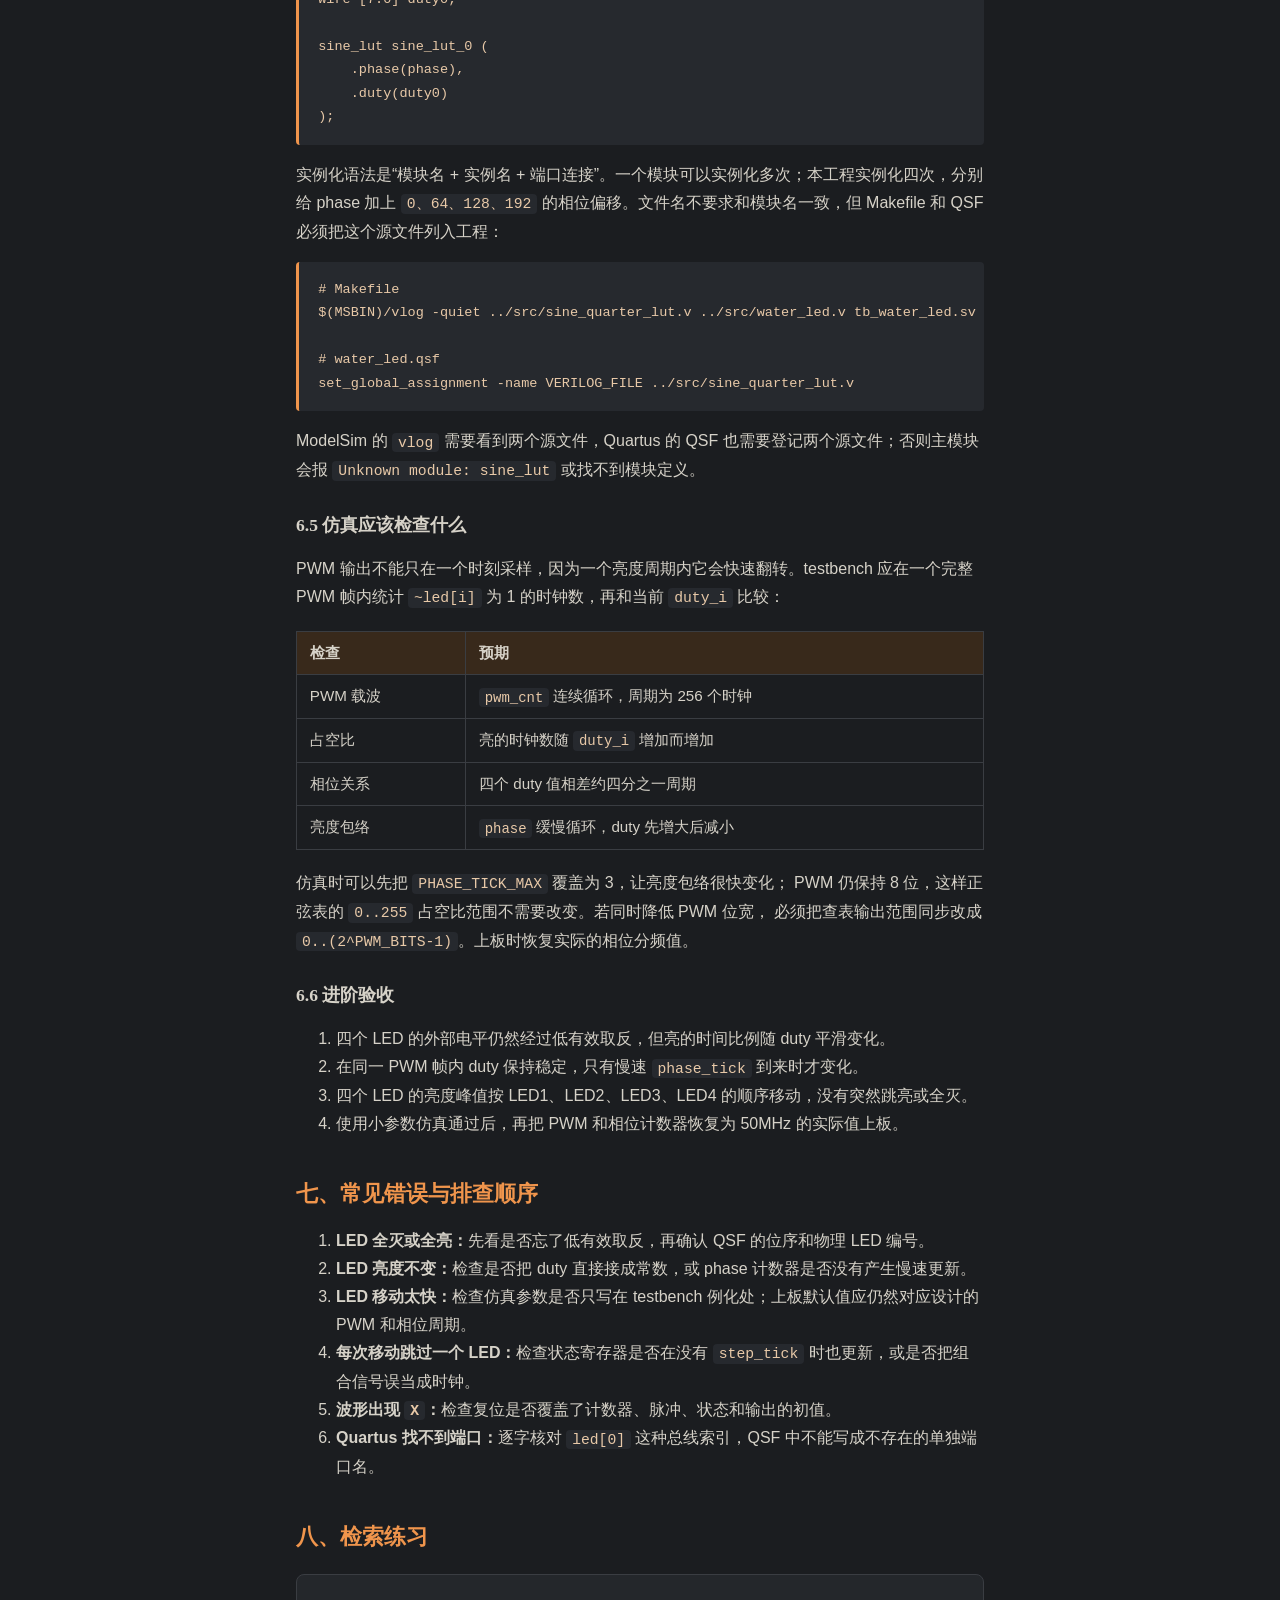
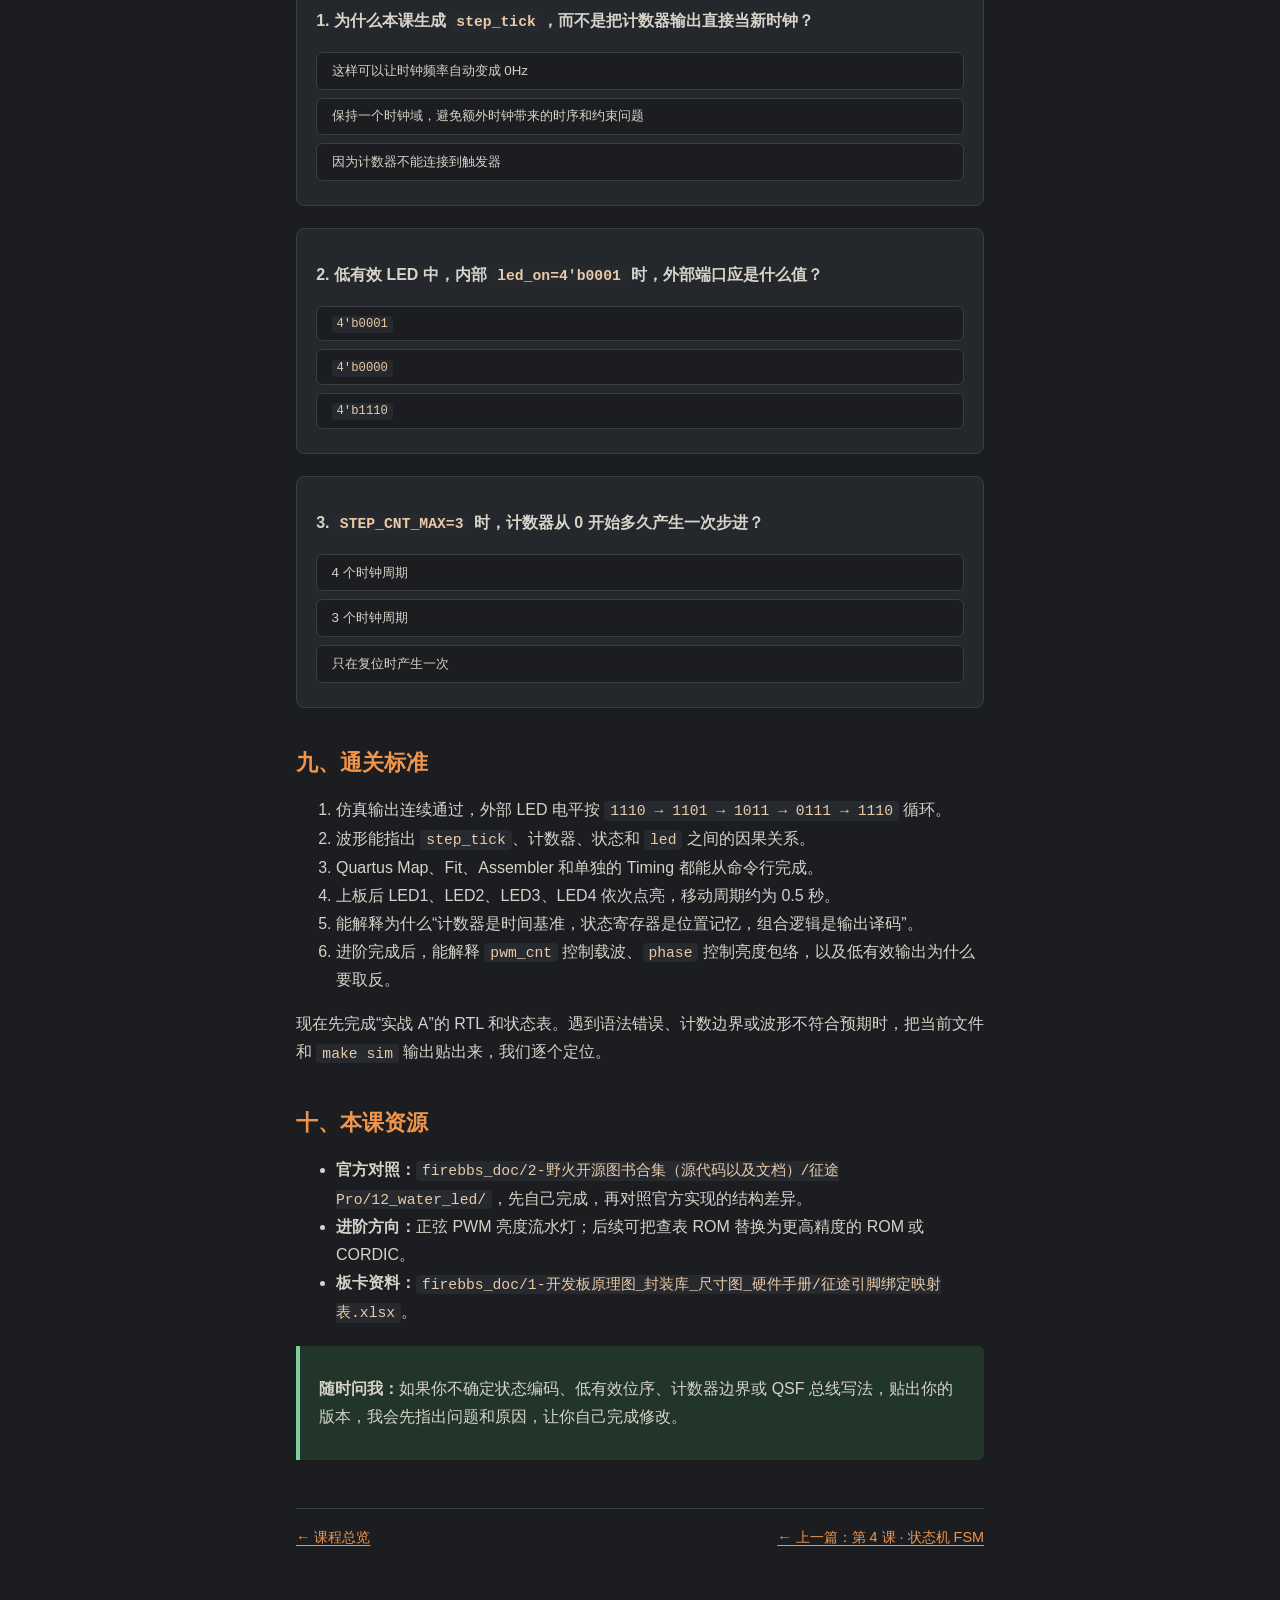
<file: test/learn_doc/lessons/0005-water-led.html>
<!DOCTYPE html>
<html lang="zh-CN">
<head>
<meta charset="UTF-8">
<meta name="viewport" content="width=device-width, initial-scale=1.0">
<title>第 5 课 · 流水灯：时钟使能、状态序列与多路输出</title>
<link rel="stylesheet" href="../assets/style.css">
</head>
<body>

<h1>第 5 课 · 流水灯：时钟使能、状态序列与多路输出</h1>
<p class="meta">
  对应教材：<a href="#ref">《FPGA Verilog 开发实战指南》第 10～13 章</a> ·
  平台：野火征途 Pro · 预计 120–180 分钟 ·
  上一篇：<a href="0004-fsm.html">第 4 课 · 状态机 FSM</a>
</p>

<blockquote>
  <p><strong>本课的胜利：</strong>让 4 个板载 LED 按固定顺序移动，并用仿真证明每一步只在指定的时钟使能到来时发生。
  你会把“计时”和“状态序列”拆成两个清楚的电路，再用 Makefile 完成仿真、综合和下载。</p>
</blockquote>

<h2>〇、开场复习</h2>
<ol>
  <li>第 4 课的状态寄存器为什么使用非阻塞赋值？状态在一个时钟沿改变几次？</li>
  <li>50MHz 时钟下，0.5 秒对应多少个时钟周期？计数器的最大值应写成周期数还是周期数减一？</li>
  <li>第 4 课的 LED 是低电平点亮。若内部信号表示“亮为 1”，送到引脚前需要做什么？</li>
</ol>

<div class="teacher">
  <p><strong>本课的核心：</strong>没有 CPU 的 FPGA 不会执行“等待 0.5 秒”这条指令。
  计数器每拍前进，数满时产生一个单拍的 <code>step_tick</code>；状态寄存器只在这个使能到来时移动一次。
  逻辑仍然运行在同一个 <code>clk</code> 时钟域中。</p>
</div>

<h2>一、先确认板子的四个输出</h2>
<p>本课顶层模块暂定为 <code>water_led</code>，端口保持简单：</p>
<table>
  <tr><th>端口</th><th>方向</th><th>含义</th></tr>
  <tr><td><code>clk</code></td><td>input</td><td>板载 50MHz 时钟，接 <code>PIN_E1</code></td></tr>
  <tr><td><code>rst_n</code></td><td>input</td><td>低有效复位，接 <code>PIN_M15</code></td></tr>
  <tr><td><code>led[3:0]</code></td><td>output</td><td>四个低有效 LED，<code>led[0]</code> 对应 LED1</td></tr>
</table>

<p>开发板映射表给出的引脚如下。这里的“亮”是电气意义上的低电平，因此建议在 RTL 内部使用
  <code>led_on[3:0]</code> 表示“亮为 1”，最后统一写 <code>led = ~led_on</code>。</p>
<table>
  <tr><th>逻辑信号</th><th>板上器件</th><th>FPGA 引脚</th><th>引脚为 0 时</th></tr>
  <tr><td><code>led[0]</code></td><td>LED1</td><td><code>PIN_L7</code></td><td>点亮</td></tr>
  <tr><td><code>led[1]</code></td><td>LED2</td><td><code>PIN_M6</code></td><td>点亮</td></tr>
  <tr><td><code>led[2]</code></td><td>LED3</td><td><code>PIN_P3</code></td><td>点亮</td></tr>
  <tr><td><code>led[3]</code></td><td>LED4</td><td><code>PIN_N3</code></td><td>点亮</td></tr>
</table>

<h2>二、把“慢动作”拆成两个电路</h2>
<p>不要把 50MHz 的 <code>clk</code> 直接分频成一个新的时钟去驱动状态机。本课只生成一个时钟使能脉冲：</p>
<pre><code>clk:        _|‾|_|‾|_|‾|_|‾|_|‾|_|‾|_
step_tick:  ____________________|‾|____
state:      LED1 ----------------&gt; LED2</code></pre>

<p>计数器的职责只有一件事：数到阈值时让 <code>step_tick</code> 有效一拍，并从零重新计数。
  状态寄存器的职责也只有一件事：看到 <code>step_tick</code> 后从当前 LED 位置进入下一个位置。</p>

<h3>2.1 周期计算</h3>
<p>50MHz 的时钟周期是 20ns。若希望每 0.5 秒移动一次：</p>
<pre><code>0.5 s / 20 ns = 25,000,000 个时钟周期
计数范围：0 到 24,999,999
需要位数：ceil(log2(25,000,000)) = 25 位</code></pre>
<p>因此 RTL 默认参数可以写成 <code>STEP_CNT_MAX = 25'd24_999_999</code>。
  仿真时用参数覆盖把它改成 3 或 4，不能为了加快仿真而修改 RTL 的默认物理时间。</p>

<h3>2.2 状态表</h3>
<p>用 2 位保存当前 LED 位置。状态编码只是内部约定，输出由组合逻辑译码：</p>
<table>
  <tr><th>状态名</th><th>编码</th><th><code>led_on</code>（亮为 1）</th><th>下一个状态</th></tr>
  <tr><td><code>LED1</code></td><td><code>2'd0</code></td><td><code>4'b0001</code></td><td>收到 <code>step_tick</code> 后到 LED2</td></tr>
  <tr><td><code>LED2</code></td><td><code>2'd1</code></td><td><code>4'b0010</code></td><td>收到 <code>step_tick</code> 后到 LED3</td></tr>
  <tr><td><code>LED3</code></td><td><code>2'd2</code></td><td><code>4'b0100</code></td><td>收到 <code>step_tick</code> 后到 LED4</td></tr>
  <tr><td><code>LED4</code></td><td><code>2'd3</code></td><td><code>4'b1000</code></td><td>收到 <code>step_tick</code> 后回到 LED1</td></tr>
</table>

<div class="teacher">
  <p><strong>注意两个表示：</strong><code>led_on=4'b0001</code> 表示 LED1 亮；由于引脚低有效，外部端口
  <code>led=~led_on=4'b1110</code>。如果波形中看到的是 <code>1110 → 1101 → 1011 → 0111</code>，这是正常的外部引脚电平。</p>
</div>

<h2>三、实战 A：自己写 RTL</h2>
<p>练习目录定为 <code>test/case/05-water-led/</code>，沿用前几课的结构：</p>
<pre><code>05-water-led/
├── src/water_led.v
├── sim/tb_water_led.sv
├── sp1_prj/water_led.qpf
├── sp1_prj/water_led.qsf
├── sp1_prj/water_led.sdc
├── doc/water-led.md
└── Makefile</code></pre>

<ol class="steps">
  <li><strong>先写端口和参数。</strong>模块名必须是 <code>water_led</code>；端口是 <code>clk</code>、<code>rst_n</code>、<code>led[3:0]</code>；增加一个可覆盖的 <code>STEP_CNT_MAX</code> 参数。</li>
  <li><strong>完成步进计数器。</strong>复位时清零；计数到 <code>STEP_CNT_MAX</code> 时清零。<code>step_tick</code> 用计数器比较得到，在阈值所在的一个周期内为 1。</li>
  <li><strong>完成位置寄存器。</strong>复位后状态为 <code>LED1</code>；只有 <code>step_tick</code> 为 1 时才改变状态；<code>LED4</code> 后必须回到 <code>LED1</code>。</li>
  <li><strong>完成组合译码。</strong>用 <code>case</code> 把状态映射为 <code>led_on</code>，写出 <code>default</code> 恢复路径，再用位取反得到低有效端口 <code>led</code>。</li>
  <li><strong>自己检查边界。</strong>计数器使用“周期数减一”的阈值；状态改变和 <code>step_tick</code> 出现在哪一个时钟沿，要在波形中对齐确认。</li>
</ol>

<p>建议的代码骨架如下。它故意没有填入状态转移和计数条件，请你自己完成：</p>
<pre><code>`timescale 1ns/1ps

module water_led #(
    parameter integer STEP_CNT_MAX = 25'd24_999_999
) (
    input  wire       clk,
    input  wire       rst_n,
    output wire [3:0] led
);
    localparam [1:0] LED1 = 2'd0;
    localparam [1:0] LED2 = 2'd1;
    localparam [1:0] LED3 = 2'd2;
    localparam [1:0] LED4 = 2'd3;

    reg [24:0] step_cnt;
    wire       step_tick;
    reg [1:0]  state;
    reg [1:0]  next_state;
    reg [3:0]  led_on;

    assign step_tick = (step_cnt == STEP_CNT_MAX);

    // 1. 时序：step_cnt
    // 2. 时序：state
    // 3. 组合：step_tick 与 next_state
    // 4. 组合：led_on，最后 assign led = ~led_on;
endmodule
</code></pre>

<h2>四、实战 B：先用小参数证明行为</h2>
<p>仿真例化时把 <code>STEP_CNT_MAX</code> 改成一个很小的数，例如 3。这里的 3 表示计数范围
  <code>0、1、2、3</code>，所以每 4 个时钟周期产生一次 <code>step_tick</code>。testbench 至少要覆盖：</p>
<table>
  <tr><th>场景</th><th>检查内容</th></tr>
  <tr><td>复位期间</td><td><code>step_cnt=0</code>，状态为 LED1，外部 <code>led=4'b1110</code></td></tr>
  <tr><td>没有到阈值</td><td>状态保持不动，<code>step_tick=0</code></td></tr>
  <tr><td>第一次到阈值</td><td>只出现一个 <code>step_tick</code>，状态从 LED1 到 LED2</td></tr>
  <tr><td>连续四步</td><td>外部端口依次为 <code>1110 → 1101 → 1011 → 0111 → 1110</code></td></tr>
  <tr><td>非法状态</td><td>用和第 4 课相同的 <code>force/release</code> 方法，确认 <code>default</code> 回到 LED1</td></tr>
</table>

<p>testbench 可以继续复用第 4 课的两个小工具：</p>
<pre><code>task automatic tick(input integer n);
    repeat (n) @(posedge clk);
endtask

task automatic check(input integer condition, input [8*80-1:0] message);
    if (condition)
        $display("PASS: %0s", message);
    else begin
        $display("FAIL: %0s", message);
        errors = errors + 1;
    end
endtask</code></pre>
<p>每次在时钟沿后读取寄存器或输出时，使用 <code>#1</code> 给非阻塞赋值一个更新机会。
  testbench 的结束条件仍然是：有错误调用 <code>$fatal</code>，全通过时打印 <code>TEST PASS</code>。</p>

<h2>五、Makefile 与工程约束</h2>
<p>复制第 4 课 Makefile 后，只需要系统地替换工程名：</p>
<table>
  <tr><th>第 4 课</th><th>第 5 课</th></tr>
  <tr><td><code>04-key-fsm</code></td><td><code>05-water-led</code></td></tr>
  <tr><td><code>key_fsm</code></td><td><code>water_led</code></td></tr>
  <tr><td><code>tb_key_fsm</code></td><td><code>tb_water_led</code></td></tr>
  <tr><td><code>key_fsm.vcd</code></td><td><code>water_led.vcd</code></td></tr>
</table>
<p>目标仍保持相同含义：<code>make sim</code> 编译并运行仿真，<code>make wave</code> 打开波形，
  <code>make sof</code> 生成下载文件，<code>make timing</code> 单独检查时序，<code>make program</code> 只负责下载已有的 SOF。</p>

<p>仿真通过后再创建 QSF。四个 LED 的文本约束如下，端口名必须和 RTL 逐字一致：</p>
<pre><code>set_global_assignment -name FAMILY "Cyclone IV E"
set_global_assignment -name DEVICE EP4CE10F17C8
set_global_assignment -name TOP_LEVEL_ENTITY water_led
set_global_assignment -name VERILOG_FILE ../src/water_led.v
set_global_assignment -name SDC_FILE water_led.sdc

set_location_assignment PIN_E1  -to clk
set_location_assignment PIN_M15 -to rst_n
set_location_assignment PIN_L7  -to led[0]
set_location_assignment PIN_M6  -to led[1]
set_location_assignment PIN_P3  -to led[2]
set_location_assignment PIN_N3  -to led[3]</code></pre>

<p><code>water_led.sdc</code> 先只需要约束板载时钟：</p>
<pre><code>create_clock -name clk -period 20.000 [get_ports {clk}]
derive_clock_uncertainty</code></pre>
<p>下载前运行 <code>make sof</code>；烧录已经生成的文件运行 <code>make program</code>。
  这两个目标是分开的，修改 RTL 后才需要重新编译 SOF。</p>

<h2>六、进阶：用正弦 PWM 做亮度丝滑流水灯</h2>
<p>基础流水灯只有“亮/灭”两种状态。本节把正弦值映射为 PWM 占空比，让每个 LED 的亮度缓慢变亮、变暗，
  四个 LED 使用相差 90° 的相位，于是亮度波峰会从 LED1 平滑地移动到 LED4。</p>
<pre><code>高速 PWM：   负责一帧内的亮度比例
慢速 phase： 负责亮度包络的变化
正弦查表：   把 phase 变成 duty（0..255）

LED1:  sin(phase +   0)
LED2:  sin(phase +  64)
LED3:  sin(phase + 128)
LED4:  sin(phase + 192)</code></pre>

<h3>6.1 PWM 如何控制亮度</h3>
<p>用一个 8 位自由运行计数器产生 PWM 载波：</p>
<pre><code>pwm_cnt: 0, 1, 2, ... 254, 255, 0, ...
led_on = (pwm_cnt &lt; duty)</code></pre>
<p>当 <code>duty=64</code> 时，LED 在每个 PWM 周期内约四分之一时间点亮；
  当 <code>duty=192</code> 时，约四分之三时间点亮。50MHz 时钟配合 8 位计数器的 PWM 频率约为
  <code>50MHz / 256 = 195.3kHz</code>，肉眼不会看到闪烁。外部引脚低有效，因此最后仍然需要：</p>
<pre><code>assign led[0] = ~led_on0;
assign led[1] = ~led_on1;
assign led[2] = ~led_on2;
assign led[3] = ~led_on3;</code></pre>

<h3>6.2 正弦值必须使用查表</h3>
<p>testbench 可以调用数学库生成参考波形，但可综合 RTL 不应直接调用带实数的 <code>sin()</code>。
  本课使用 ROM/LUT：离线把正弦曲线采样成无符号整数，RTL 根据 <code>phase</code> 读取表项。</p>
<ul>
  <li><strong>亮度范围：</strong>用 <code>0..255</code> 表示占空比，0 是全灭，255 接近全亮。</li>
  <li><strong>采样数量：</strong>先用 16 或 32 个点验证功能，再增加到 256 个点降低阶梯感。</li>
  <li><strong>实现方式：</strong>Quartus 13 可用 <code>case (phase)</code> 写小表，或用初始化文件推断 ROM；不要在硬件中使用浮点变量。</li>
</ul>
<p>如果先用 16 点查表，可以把 <code>phase</code> 的高 4 位作为索引；四个 LED 的相位偏移分别是
  <code>0、4、8、12</code>。完成基本版本后再扩展到 256 点。</p>

<h3>6.3 时序结构</h3>
<p>建议保留三个独立职责：</p>
<table>
  <tr><th>电路</th><th>更新频率</th><th>职责</th></tr>
  <tr><td><code>pwm_cnt</code></td><td>每个 <code>clk</code></td><td>生成 PWM 载波</td></tr>
  <tr><td><code>phase_cnt</code></td><td>例如每 10ms</td><td>让亮度包络缓慢移动</td></tr>
  <tr><td><code>phase</code></td><td><code>phase_tick</code> 到来时</td><td>读取正弦表的当前位置</td></tr>
</table>
<p>50MHz 下，若希望相位每 10ms 移动一次，<code>phase_cnt</code> 的阈值是
  <code>500_000 - 1</code>。仿真时把它覆盖成 3 或 4。LED 的亮度波形周期约为
  <code>256 × 10ms = 2.56s</code>。</p>

<p>RTL 骨架可以写成下面这样，正弦表函数和复位分支由你补齐：</p>
<pre><code>parameter integer PHASE_TICK_MAX = 500_000 - 1;
reg [7:0]  pwm_cnt;
reg [7:0]  phase;
reg [31:0] phase_cnt;
wire [7:0] duty0, duty1, duty2, duty3;

assign duty0 = sine_lut(phase);
assign duty1 = sine_lut(phase + 8'd64);
assign duty2 = sine_lut(phase + 8'd128);
assign duty3 = sine_lut(phase + 8'd192);

assign led[0] = ~(pwm_cnt &lt; duty0);
assign led[1] = ~(pwm_cnt &lt; duty1);
assign led[2] = ~(pwm_cnt &lt; duty2);
assign led[3] = ~(pwm_cnt &lt; duty3);

always @(posedge clk or negedge rst_n) begin
    if (!rst_n) begin
        pwm_cnt  &lt;= 8'd0;
        phase_cnt &lt;= 32'd0;
        phase    &lt;= 8'd0;
    end else begin
        pwm_cnt &lt;= pwm_cnt + 1'b1;
        // phase_cnt 到 PHASE_TICK_MAX 时清零，并让 phase 加一
    end
end</code></pre>

<p>下面这个函数可以直接放在模块内部，兼容传统 Verilog 写法。建议把它放在所有 <code>assign duty*</code> 语句之前。
  它只存四分之一周期，完整正弦值由四象限对称性得到；返回值范围是 <code>0..255</code>，可以直接作为 8 位 PWM 的 duty。</p>
<pre><code>function [7:0] sine_quarter_lut;
    input [5:0] index;
    begin
        case (index)
            6'd0: sine_quarter_lut = 8'd128;
            6'd1: sine_quarter_lut = 8'd131;
            6'd2: sine_quarter_lut = 8'd134;
            6'd3: sine_quarter_lut = 8'd137;
            6'd4: sine_quarter_lut = 8'd140;
            6'd5: sine_quarter_lut = 8'd143;
            6'd6: sine_quarter_lut = 8'd147;
            6'd7: sine_quarter_lut = 8'd150;
            6'd8: sine_quarter_lut = 8'd153;
            6'd9: sine_quarter_lut = 8'd156;
            6'd10: sine_quarter_lut = 8'd159;
            6'd11: sine_quarter_lut = 8'd162;
            6'd12: sine_quarter_lut = 8'd165;
            6'd13: sine_quarter_lut = 8'd168;
            6'd14: sine_quarter_lut = 8'd171;
            6'd15: sine_quarter_lut = 8'd174;
            6'd16: sine_quarter_lut = 8'd177;
            6'd17: sine_quarter_lut = 8'd180;
            6'd18: sine_quarter_lut = 8'd183;
            6'd19: sine_quarter_lut = 8'd186;
            6'd20: sine_quarter_lut = 8'd188;
            6'd21: sine_quarter_lut = 8'd191;
            6'd22: sine_quarter_lut = 8'd194;
            6'd23: sine_quarter_lut = 8'd197;
            6'd24: sine_quarter_lut = 8'd199;
            6'd25: sine_quarter_lut = 8'd202;
            6'd26: sine_quarter_lut = 8'd204;
            6'd27: sine_quarter_lut = 8'd207;
            6'd28: sine_quarter_lut = 8'd209;
            6'd29: sine_quarter_lut = 8'd212;
            6'd30: sine_quarter_lut = 8'd214;
            6'd31: sine_quarter_lut = 8'd217;
            6'd32: sine_quarter_lut = 8'd219;
            6'd33: sine_quarter_lut = 8'd221;
            6'd34: sine_quarter_lut = 8'd223;
            6'd35: sine_quarter_lut = 8'd225;
            6'd36: sine_quarter_lut = 8'd227;
            6'd37: sine_quarter_lut = 8'd229;
            6'd38: sine_quarter_lut = 8'd231;
            6'd39: sine_quarter_lut = 8'd233;
            6'd40: sine_quarter_lut = 8'd235;
            6'd41: sine_quarter_lut = 8'd236;
            6'd42: sine_quarter_lut = 8'd238;
            6'd43: sine_quarter_lut = 8'd239;
            6'd44: sine_quarter_lut = 8'd241;
            6'd45: sine_quarter_lut = 8'd242;
            6'd46: sine_quarter_lut = 8'd244;
            6'd47: sine_quarter_lut = 8'd245;
            6'd48: sine_quarter_lut = 8'd246;
            6'd49: sine_quarter_lut = 8'd247;
            6'd50: sine_quarter_lut = 8'd248;
            6'd51: sine_quarter_lut = 8'd249;
            6'd52: sine_quarter_lut = 8'd250;
            6'd53: sine_quarter_lut = 8'd251;
            6'd54: sine_quarter_lut = 8'd252;
            6'd55: sine_quarter_lut = 8'd252;
            6'd56: sine_quarter_lut = 8'd253;
            6'd57: sine_quarter_lut = 8'd254;
            6'd58: sine_quarter_lut = 8'd254;
            6'd59: sine_quarter_lut = 8'd254;
            6'd60: sine_quarter_lut = 8'd255;
            6'd61: sine_quarter_lut = 8'd255;
            6'd62: sine_quarter_lut = 8'd255;
            6'd63: sine_quarter_lut = 8'd255;
            default: sine_quarter_lut = 8'd128;
        endcase
    end
endfunction

function [7:0] sine_lut;
    input [7:0] phase;
    reg [5:0] index;
    begin
        case (phase[7:6])
            2'b00: begin
                index = phase[5:0];
                sine_lut = sine_quarter_lut(index);
            end
            2'b01: begin
                index = ~phase[5:0];
                sine_lut = sine_quarter_lut(index);
            end
            2'b10: begin
                index = phase[5:0];
                sine_lut = 8'd255 - sine_quarter_lut(index);
            end
            2'b11: begin
                index = ~phase[5:0];
                sine_lut = 8'd255 - sine_quarter_lut(index);
            end
            default: sine_lut = 8'd128;
        endcase
    end
endfunction</code></pre>
<p>在四个 LED 上使用四分之一周期相移：</p>
<pre><code>assign duty0 = sine_lut(phase);
assign duty1 = sine_lut(phase + 8'd64);
assign duty2 = sine_lut(phase + 8'd128);
assign duty3 = sine_lut(phase + 8'd192);</code></pre>
<p>表中使用整数近似，个别象限边界可能相差 1 个计数值，不会影响肉眼看到的亮度平滑性。</p>

<h3>6.4 把 LUT 放进单独的 .v 文件</h3>
<p>函数只能在模块内部使用，不能把一个只含函数的文件直接“调用”。将函数放入模块后，主模块通过模块实例连接它的输入和输出。
  本工程的 <code>src/sine_quarter_lut.v</code> 定义了模块 <code>sine_lut</code>：</p>
<pre><code>module sine_lut (
    input  wire [7:0] phase,
    output wire [7:0] duty
);
    // sine_quarter_lut、sine_value 两个 function 放在这里
    assign duty = sine_value(phase);
endmodule</code></pre>
<p>所以 <code>sine_quarter_lut</code> 是模块内部的“四分之一周期函数”，<code>sine_value</code> 是完整相位到 duty 的转换函数，
  <code>duty</code> 才是模块对外输出的亮度数值。<code>water_led.v</code> 里这样实例化：</p>
<pre><code>wire [7:0] duty0;

sine_lut sine_lut_0 (
    .phase(phase),
    .duty(duty0)
);</code></pre>
<p>实例化语法是“模块名 + 实例名 + 端口连接”。一个模块可以实例化多次；本工程实例化四次，分别给 phase 加上
  <code>0、64、128、192</code> 的相位偏移。文件名不要求和模块名一致，但 Makefile 和 QSF 必须把这个源文件列入工程：</p>
<pre><code># Makefile
$(MSBIN)/vlog -quiet ../src/sine_quarter_lut.v ../src/water_led.v tb_water_led.sv

# water_led.qsf
set_global_assignment -name VERILOG_FILE ../src/sine_quarter_lut.v</code></pre>
<p>ModelSim 的 <code>vlog</code> 需要看到两个源文件，Quartus 的 QSF 也需要登记两个源文件；否则主模块会报
  <code>Unknown module: sine_lut</code> 或找不到模块定义。</p>

<h3>6.5 仿真应该检查什么</h3>
<p>PWM 输出不能只在一个时刻采样，因为一个亮度周期内它会快速翻转。testbench 应在一个完整 PWM 帧内统计
  <code>~led[i]</code> 为 1 的时钟数，再和当前 <code>duty_i</code> 比较：</p>
<table>
  <tr><th>检查</th><th>预期</th></tr>
  <tr><td>PWM 载波</td><td><code>pwm_cnt</code> 连续循环，周期为 256 个时钟</td></tr>
  <tr><td>占空比</td><td>亮的时钟数随 <code>duty_i</code> 增加而增加</td></tr>
  <tr><td>相位关系</td><td>四个 duty 值相差约四分之一周期</td></tr>
  <tr><td>亮度包络</td><td><code>phase</code> 缓慢循环，duty 先增大后减小</td></tr>
</table>
<p>仿真时可以先把 <code>PHASE_TICK_MAX</code> 覆盖为 3，让亮度包络很快变化；
  PWM 仍保持 8 位，这样正弦表的 <code>0..255</code> 占空比范围不需要改变。若同时降低 PWM 位宽，
  必须把查表输出范围同步改成 <code>0..(2^PWM_BITS-1)</code>。上板时恢复实际的相位分频值。</p>

<h3>6.6 进阶验收</h3>
<ol>
  <li>四个 LED 的外部电平仍然经过低有效取反，但亮的时间比例随 duty 平滑变化。</li>
  <li>在同一 PWM 帧内 duty 保持稳定，只有慢速 <code>phase_tick</code> 到来时才变化。</li>
  <li>四个 LED 的亮度峰值按 LED1、LED2、LED3、LED4 的顺序移动，没有突然跳亮或全灭。</li>
  <li>使用小参数仿真通过后，再把 PWM 和相位计数器恢复为 50MHz 的实际值上板。</li>
</ol>

<h2>七、常见错误与排查顺序</h2>
<ol>
  <li><strong>LED 全灭或全亮：</strong>先看是否忘了低有效取反，再确认 QSF 的位序和物理 LED 编号。</li>
  <li><strong>LED 亮度不变：</strong>检查是否把 duty 直接接成常数，或 phase 计数器是否没有产生慢速更新。</li>
  <li><strong>LED 移动太快：</strong>检查仿真参数是否只写在 testbench 例化处；上板默认值应仍然对应设计的 PWM 和相位周期。</li>
  <li><strong>每次移动跳过一个 LED：</strong>检查状态寄存器是否在没有 <code>step_tick</code> 时也更新，或是否把组合信号误当成时钟。</li>
  <li><strong>波形出现 <code>X</code>：</strong>检查复位是否覆盖了计数器、脉冲、状态和输出的初值。</li>
  <li><strong>Quartus 找不到端口：</strong>逐字核对 <code>led[0]</code> 这种总线索引，QSF 中不能写成不存在的单独端口名。</li>
</ol>

<h2>八、检索练习</h2>
<div class="quiz" data-answer="1">
  <p class="q">1. 为什么本课生成 <code>step_tick</code>，而不是把计数器输出直接当新时钟？</p>
  <button>这样可以让时钟频率自动变成 0Hz</button>
  <button>保持一个时钟域，避免额外时钟带来的时序和约束问题</button>
  <button>因为计数器不能连接到触发器</button>
  <div class="explain">使能脉冲让状态寄存器仍由原来的 clk 驱动，设计更容易约束、分析和复用。</div>
</div>
<div class="quiz" data-answer="2">
  <p class="q">2. 低有效 LED 中，内部 <code>led_on=4'b0001</code> 时，外部端口应是什么值？</p>
  <button><code>4'b0001</code></button>
  <button><code>4'b0000</code></button>
  <button><code>4'b1110</code></button>
  <div class="explain">内部使用亮为 1 的逻辑表示，连接到低有效引脚时逐位取反，所以 LED1 亮时外部值为 1110。</div>
</div>
<div class="quiz" data-answer="0">
  <p class="q">3. <code>STEP_CNT_MAX=3</code> 时，计数器从 0 开始多久产生一次步进？</p>
  <button>4 个时钟周期</button>
  <button>3 个时钟周期</button>
  <button>只在复位时产生一次</button>
  <div class="explain">计数序列是 0、1、2、3，数到最大值后清零并产生单拍使能，因此周期数是 STEP_CNT_MAX+1。</div>
</div>

<h2>九、通关标准</h2>
<ol>
  <li>仿真输出连续通过，外部 LED 电平按 <code>1110 → 1101 → 1011 → 0111 → 1110</code> 循环。</li>
  <li>波形能指出 <code>step_tick</code>、计数器、状态和 <code>led</code> 之间的因果关系。</li>
  <li>Quartus Map、Fit、Assembler 和单独的 Timing 都能从命令行完成。</li>
  <li>上板后 LED1、LED2、LED3、LED4 依次点亮，移动周期约为 0.5 秒。</li>
  <li>能解释为什么“计数器是时间基准，状态寄存器是位置记忆，组合逻辑是输出译码”。</li>
  <li>进阶完成后，能解释 <code>pwm_cnt</code> 控制载波、<code>phase</code> 控制亮度包络，以及低有效输出为什么要取反。</li>
</ol>

<p>现在先完成“实战 A”的 RTL 和状态表。遇到语法错误、计数边界或波形不符合预期时，把当前文件和 <code>make sim</code> 输出贴出来，我们逐个定位。</p>

<h2 id="ref">十、本课资源</h2>
<ul>
  <li><strong>官方对照：</strong><code>firebbs_doc/2-野火开源图书合集（源代码以及文档）/征途Pro/12_water_led/</code>，先自己完成，再对照官方实现的结构差异。</li>
  <li><strong>进阶方向：</strong>正弦 PWM 亮度流水灯；后续可把查表 ROM 替换为更高精度的 ROM 或 CORDIC。</li>
  <li><strong>板卡资料：</strong><code>firebbs_doc/1-开发板原理图_封装库_尺寸图_硬件手册/征途引脚绑定映射表.xlsx</code>。</li>
</ul>

<div class="teacher">
  <p><strong>随时问我：</strong>如果你不确定状态编码、低有效位序、计数器边界或 QSF 总线写法，贴出你的版本，我会先指出问题和原因，让你自己完成修改。</p>
</div>

<nav class="lesson-nav">
  <a href="../index.html">← 课程总览</a>
  <a href="0004-fsm.html">← 上一篇：第 4 课 · 状态机 FSM</a>
</nav>

<script>
document.querySelectorAll('.quiz').forEach(function (quiz) {
  var answer = parseInt(quiz.dataset.answer, 10);
  var buttons = quiz.querySelectorAll('button');
  var done = false;
  buttons.forEach(function (btn, i) {
    btn.addEventListener('click', function () {
      if (done) return;
      done = true;
      btn.classList.add(i === answer ? 'correct' : 'wrong');
      if (i !== answer) buttons[answer].classList.add('correct');
      quiz.querySelector('.explain').classList.add('show');
    });
  });
});
</script>
</body>
</html>
</file>
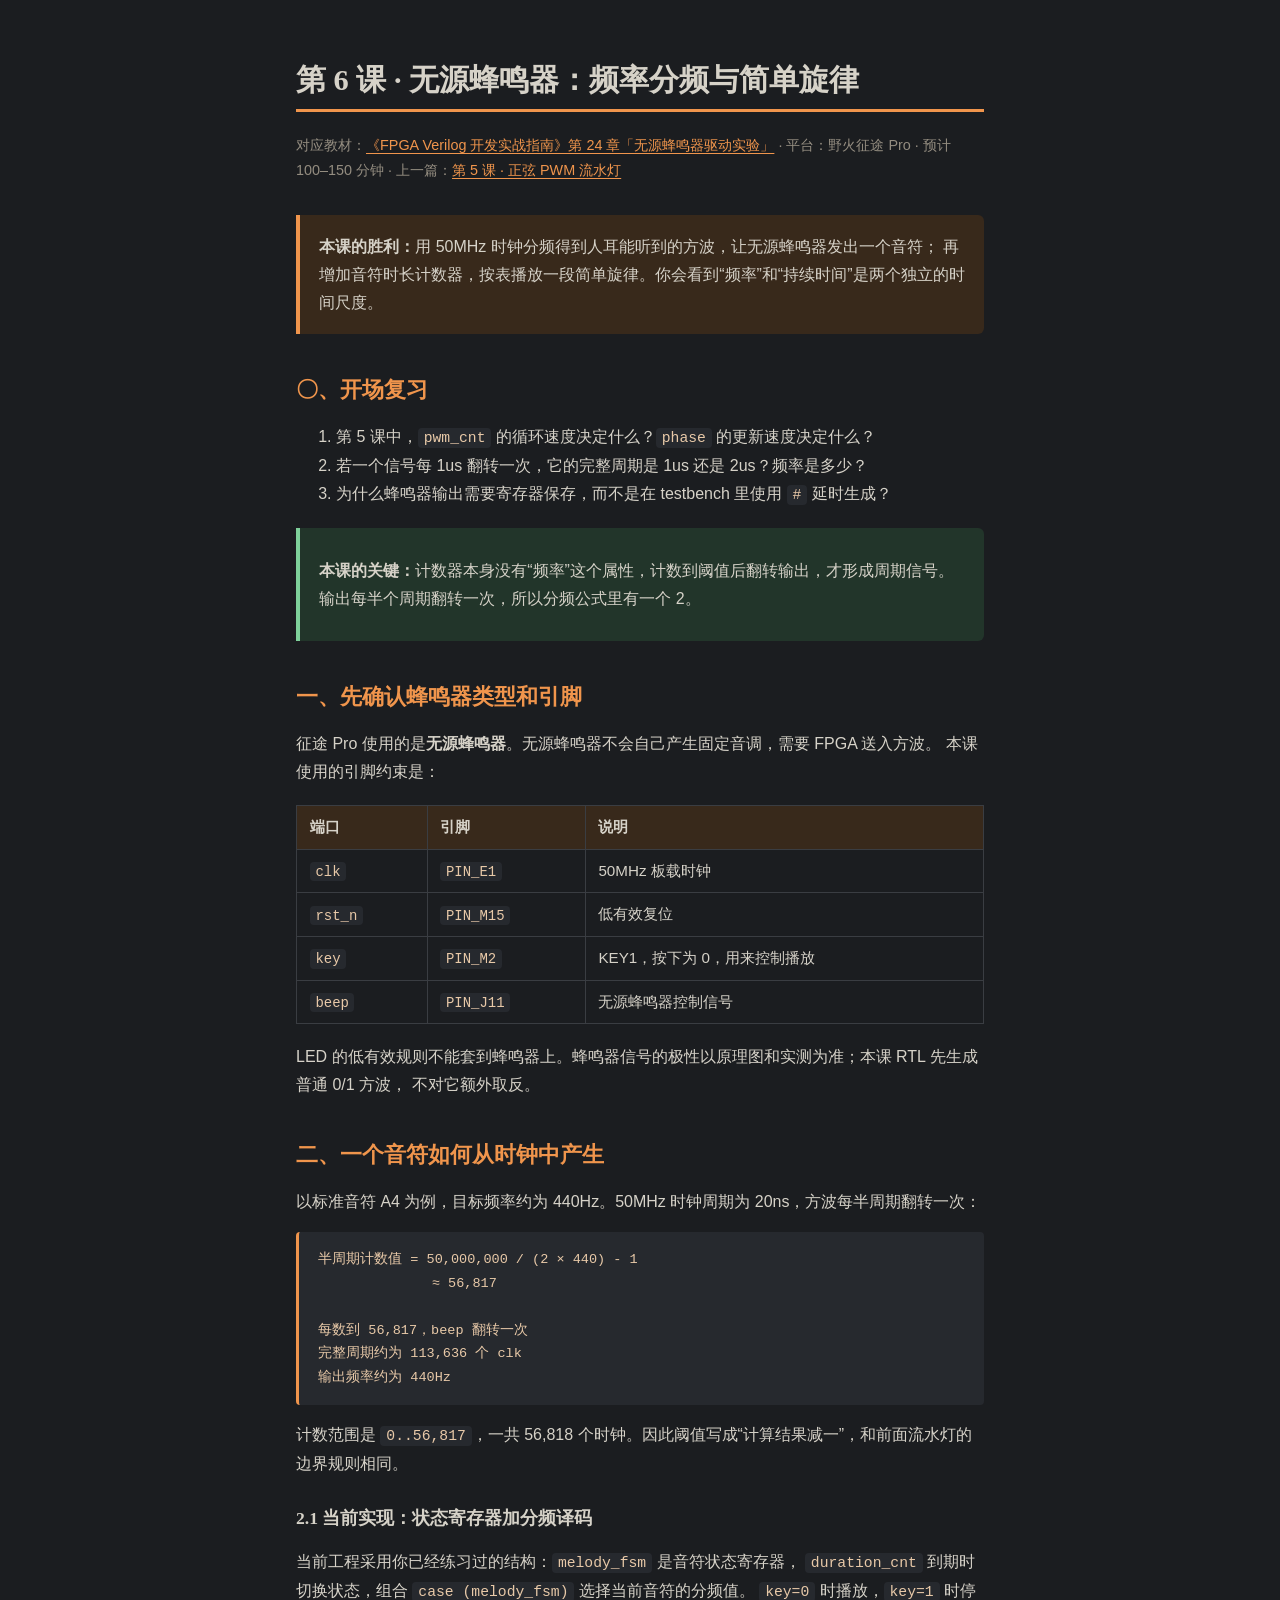
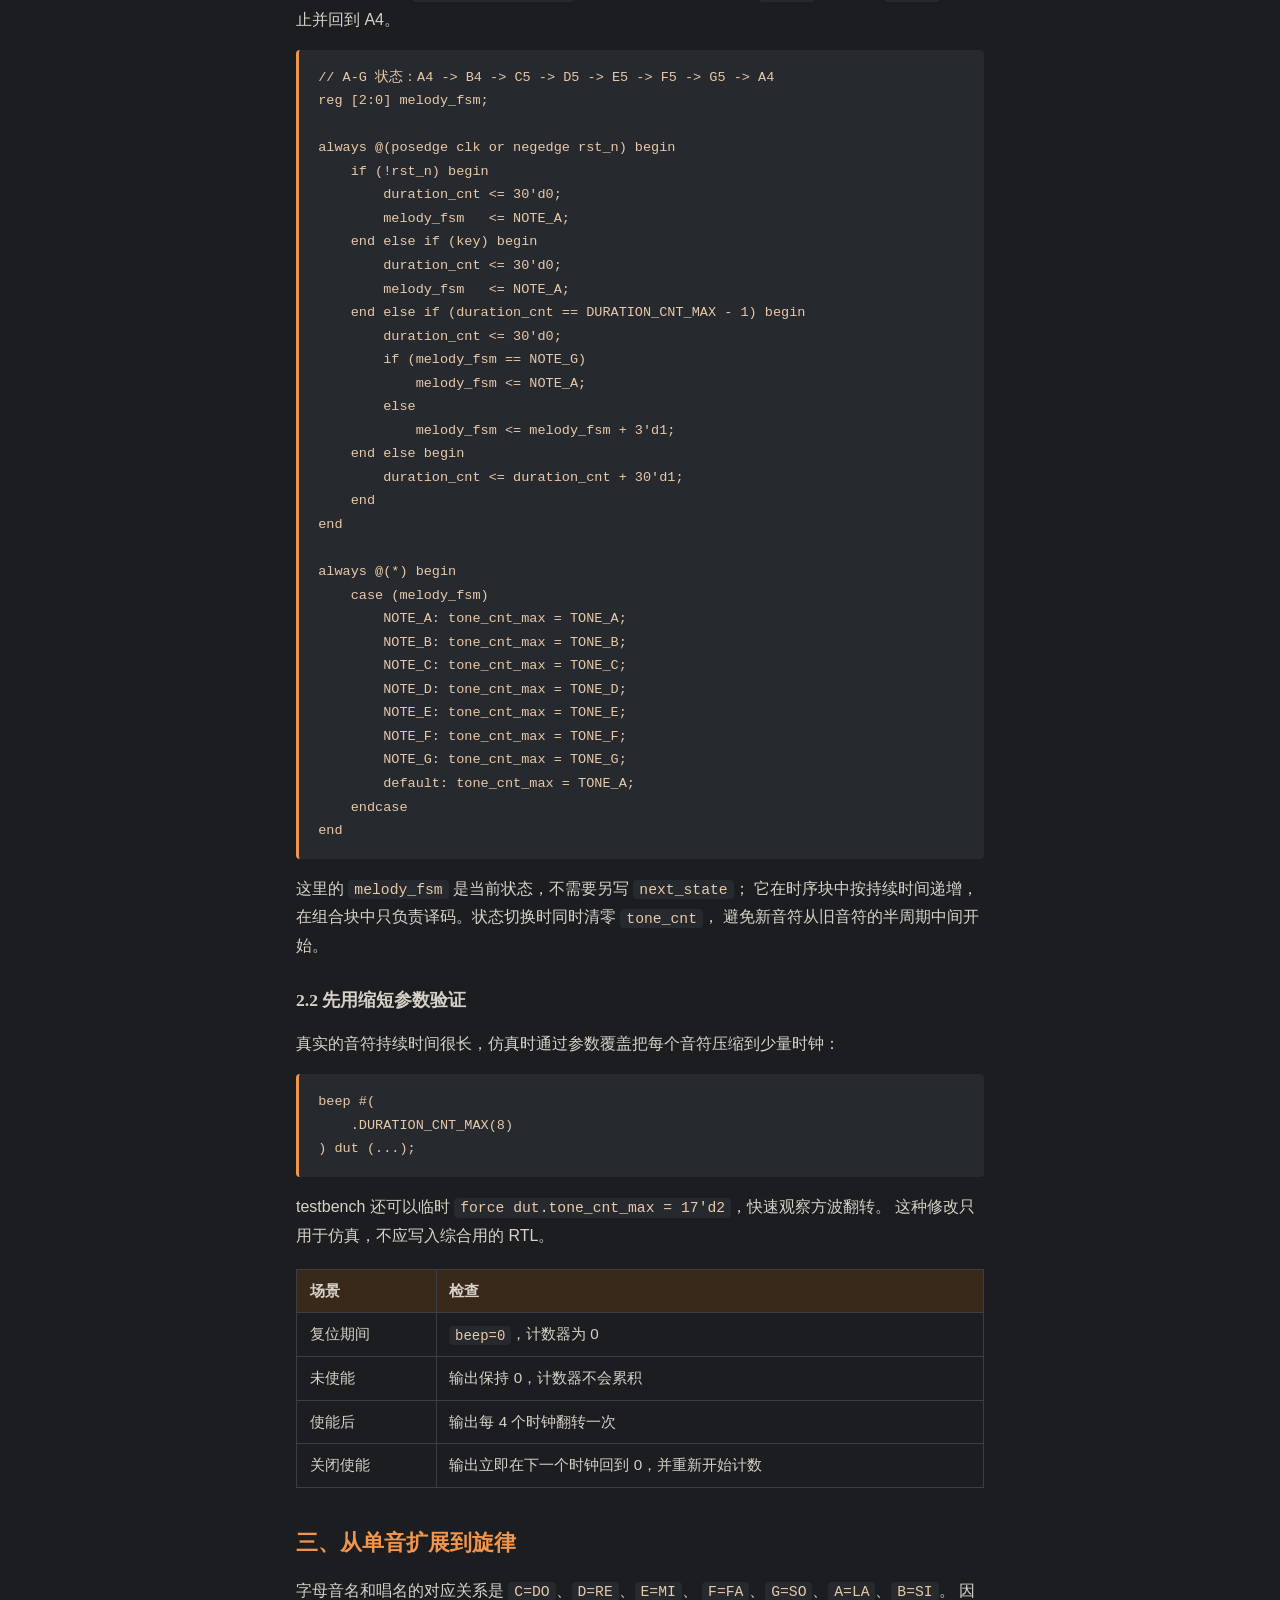
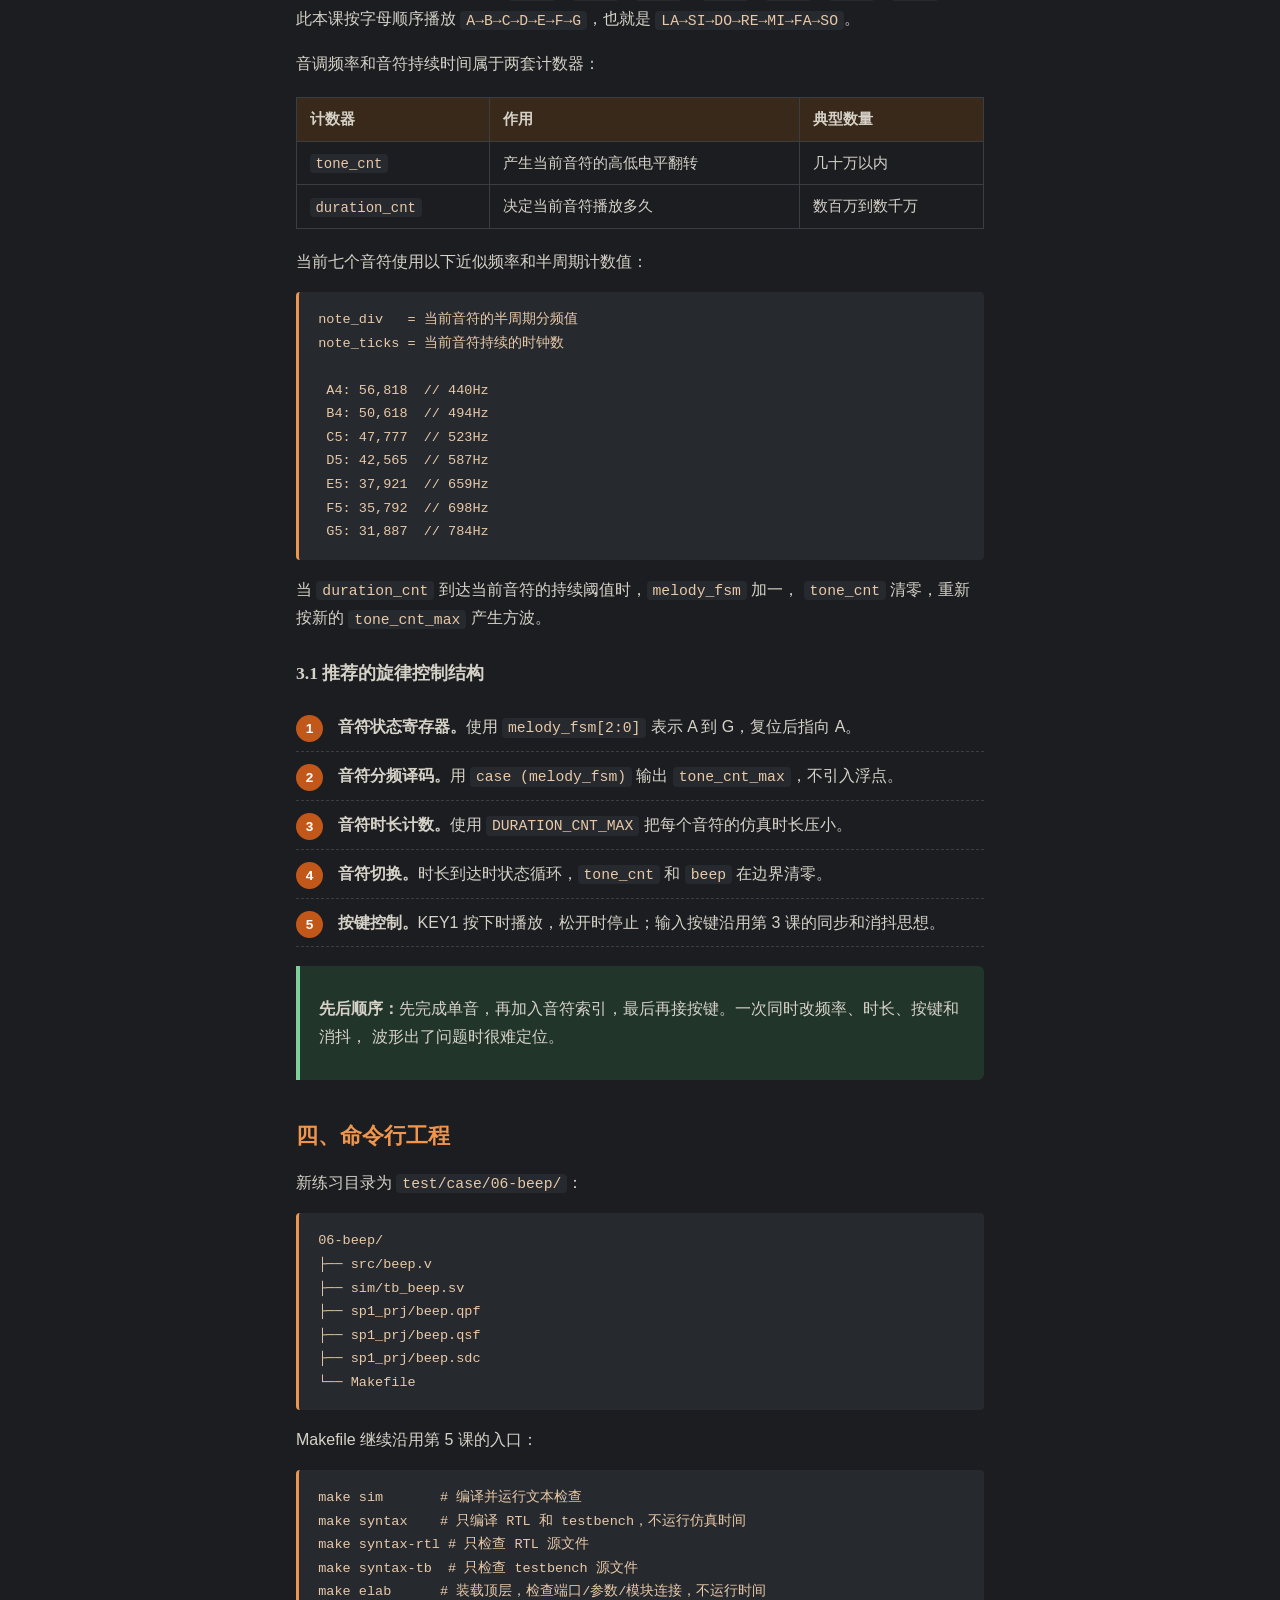
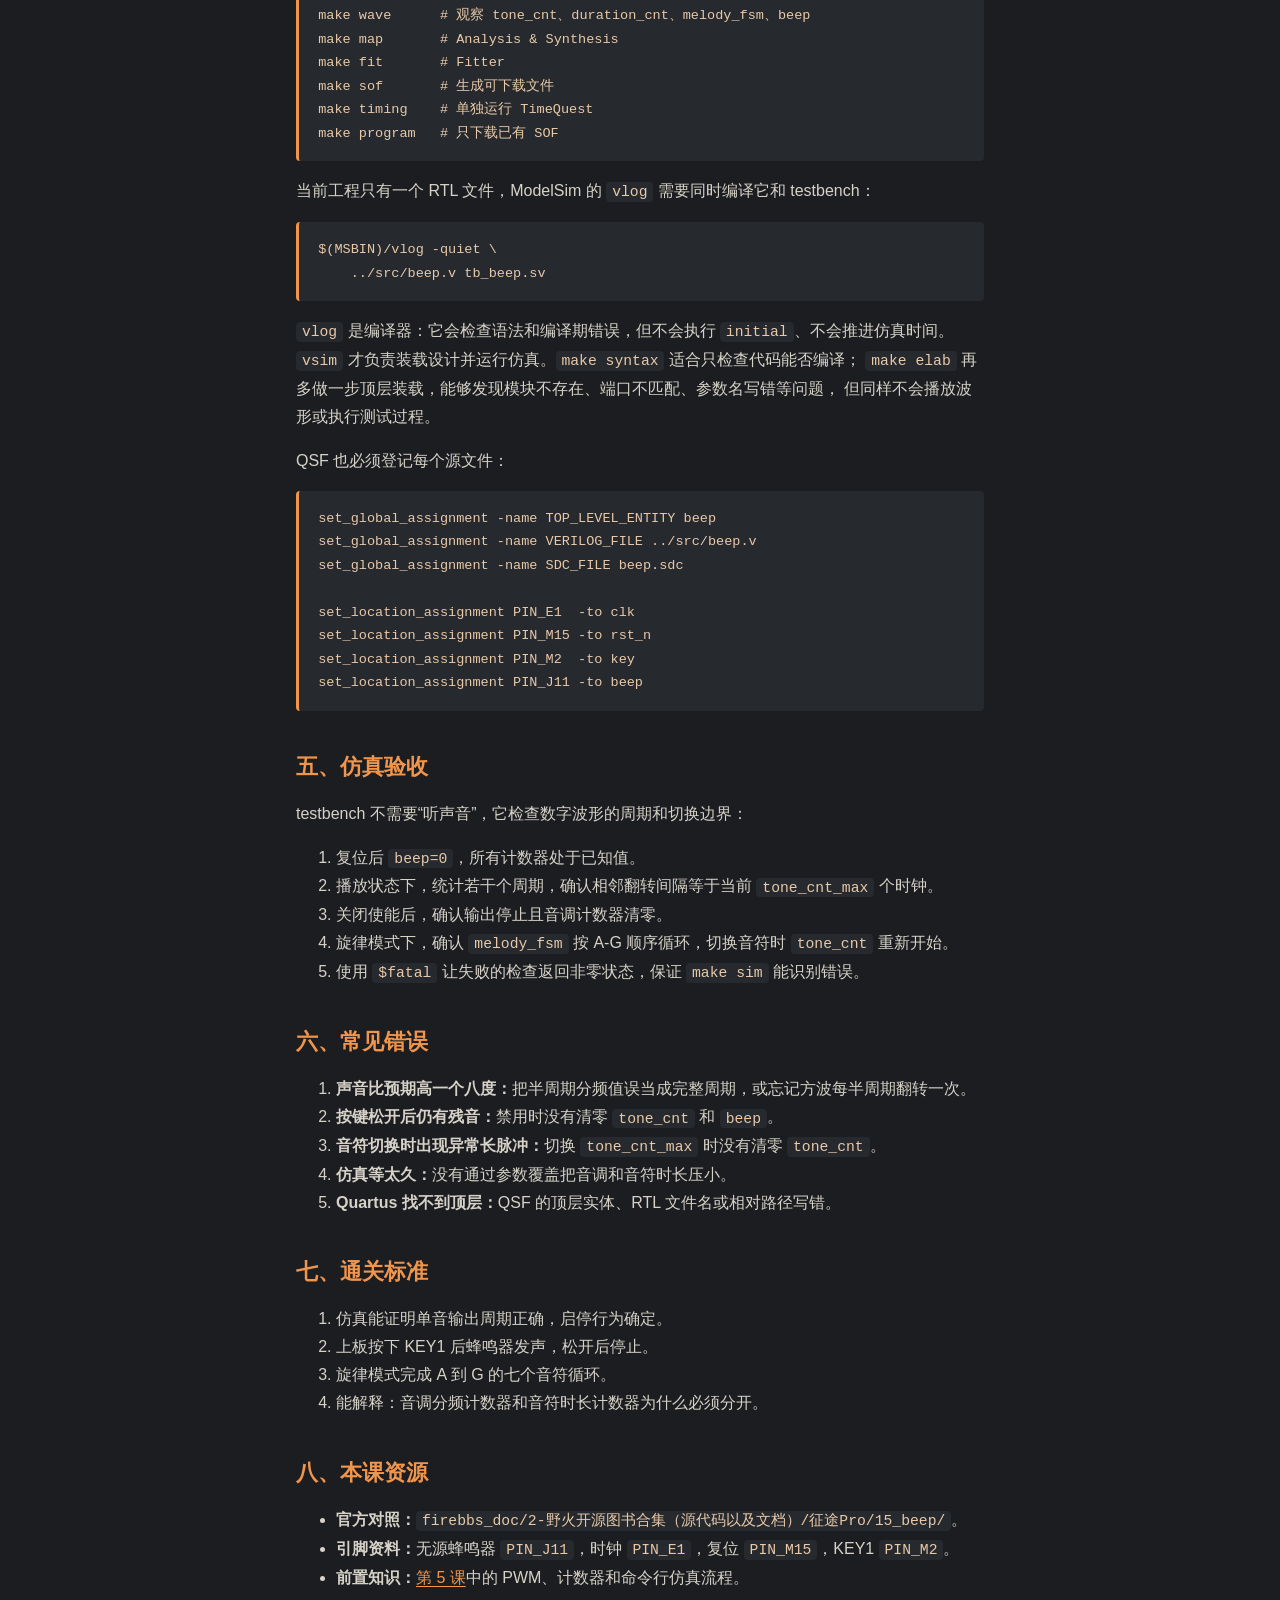
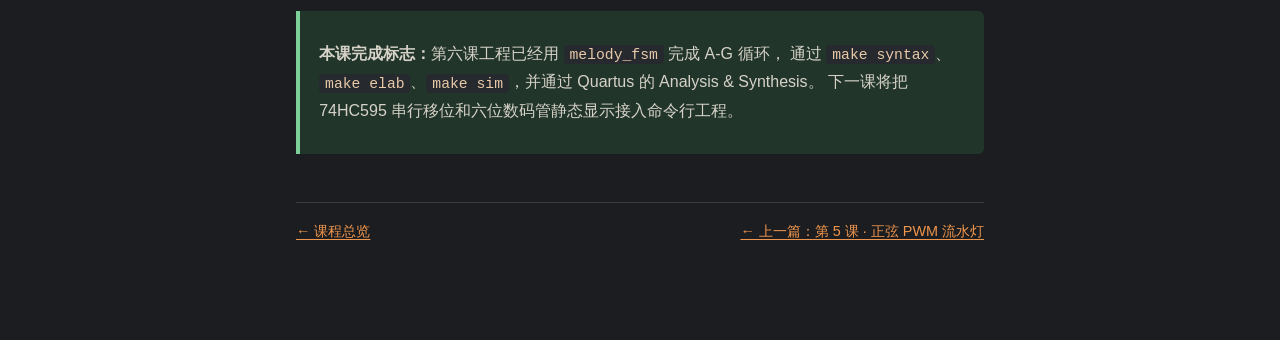
<file: test/learn_doc/lessons/0006-beep.html>
<!DOCTYPE html>
<html lang="zh-CN">
<head>
<meta charset="UTF-8">
<meta name="viewport" content="width=device-width, initial-scale=1.0">
<title>第 6 课 · 无源蜂鸣器：频率分频与简单旋律</title>
<link rel="stylesheet" href="../assets/style.css">
</head>
<body>

<h1>第 6 课 · 无源蜂鸣器：频率分频与简单旋律</h1>
<p class="meta">
  对应教材：<a href="#ref">《FPGA Verilog 开发实战指南》第 24 章「无源蜂鸣器驱动实验」</a> ·
  平台：野火征途 Pro · 预计 100–150 分钟 ·
  上一篇：<a href="0005-water-led.html">第 5 课 · 正弦 PWM 流水灯</a>
</p>

<blockquote>
  <p><strong>本课的胜利：</strong>用 50MHz 时钟分频得到人耳能听到的方波，让无源蜂鸣器发出一个音符；
  再增加音符时长计数器，按表播放一段简单旋律。你会看到“频率”和“持续时间”是两个独立的时间尺度。</p>
</blockquote>

<h2>〇、开场复习</h2>
<ol>
  <li>第 5 课中，<code>pwm_cnt</code> 的循环速度决定什么？<code>phase</code> 的更新速度决定什么？</li>
  <li>若一个信号每 1us 翻转一次，它的完整周期是 1us 还是 2us？频率是多少？</li>
  <li>为什么蜂鸣器输出需要寄存器保存，而不是在 testbench 里使用 <code>#</code> 延时生成？</li>
</ol>

<div class="teacher">
  <p><strong>本课的关键：</strong>计数器本身没有“频率”这个属性，计数到阈值后翻转输出，才形成周期信号。
  输出每半个周期翻转一次，所以分频公式里有一个 2。</p>
</div>

<h2>一、先确认蜂鸣器类型和引脚</h2>
<p>征途 Pro 使用的是<strong>无源蜂鸣器</strong>。无源蜂鸣器不会自己产生固定音调，需要 FPGA 送入方波。
  本课使用的引脚约束是：</p>
<table>
  <tr><th>端口</th><th>引脚</th><th>说明</th></tr>
  <tr><td><code>clk</code></td><td><code>PIN_E1</code></td><td>50MHz 板载时钟</td></tr>
  <tr><td><code>rst_n</code></td><td><code>PIN_M15</code></td><td>低有效复位</td></tr>
  <tr><td><code>key</code></td><td><code>PIN_M2</code></td><td>KEY1，按下为 0，用来控制播放</td></tr>
  <tr><td><code>beep</code></td><td><code>PIN_J11</code></td><td>无源蜂鸣器控制信号</td></tr>
</table>
<p>LED 的低有效规则不能套到蜂鸣器上。蜂鸣器信号的极性以原理图和实测为准；本课 RTL 先生成普通 0/1 方波，
  不对它额外取反。</p>

<h2>二、一个音符如何从时钟中产生</h2>
<p>以标准音符 A4 为例，目标频率约为 440Hz。50MHz 时钟周期为 20ns，方波每半周期翻转一次：</p>
<pre><code>半周期计数值 = 50,000,000 / (2 × 440) - 1
              ≈ 56,817

每数到 56,817，beep 翻转一次
完整周期约为 113,636 个 clk
输出频率约为 440Hz</code></pre>
<p>计数范围是 <code>0..56,817</code>，一共 56,818 个时钟。因此阈值写成“计算结果减一”，和前面流水灯的边界规则相同。</p>

<h3>2.1 当前实现：状态寄存器加分频译码</h3>
<p>当前工程采用你已经练习过的结构：<code>melody_fsm</code> 是音符状态寄存器，
  <code>duration_cnt</code> 到期时切换状态，组合 <code>case (melody_fsm)</code> 选择当前音符的分频值。
  <code>key=0</code> 时播放，<code>key=1</code> 时停止并回到 A4。</p>
<pre><code>// A-G 状态：A4 -> B4 -> C5 -> D5 -> E5 -> F5 -> G5 -> A4
reg [2:0] melody_fsm;

always @(posedge clk or negedge rst_n) begin
    if (!rst_n) begin
        duration_cnt &lt;= 30'd0;
        melody_fsm   &lt;= NOTE_A;
    end else if (key) begin
        duration_cnt &lt;= 30'd0;
        melody_fsm   &lt;= NOTE_A;
    end else if (duration_cnt == DURATION_CNT_MAX - 1) begin
        duration_cnt &lt;= 30'd0;
        if (melody_fsm == NOTE_G)
            melody_fsm &lt;= NOTE_A;
        else
            melody_fsm &lt;= melody_fsm + 3'd1;
    end else begin
        duration_cnt &lt;= duration_cnt + 30'd1;
    end
end

always @(*) begin
    case (melody_fsm)
        NOTE_A: tone_cnt_max = TONE_A;
        NOTE_B: tone_cnt_max = TONE_B;
        NOTE_C: tone_cnt_max = TONE_C;
        NOTE_D: tone_cnt_max = TONE_D;
        NOTE_E: tone_cnt_max = TONE_E;
        NOTE_F: tone_cnt_max = TONE_F;
        NOTE_G: tone_cnt_max = TONE_G;
        default: tone_cnt_max = TONE_A;
    endcase
end</code></pre>
<p>这里的 <code>melody_fsm</code> 是当前状态，不需要另写 <code>next_state</code>；
  它在时序块中按持续时间递增，在组合块中只负责译码。状态切换时同时清零 <code>tone_cnt</code>，
  避免新音符从旧音符的半周期中间开始。</p>

<h3>2.2 先用缩短参数验证</h3>
<p>真实的音符持续时间很长，仿真时通过参数覆盖把每个音符压缩到少量时钟：</p>
<pre><code>beep #(
    .DURATION_CNT_MAX(8)
) dut (...);</code></pre>
<p>testbench 还可以临时 <code>force dut.tone_cnt_max = 17'd2</code>，快速观察方波翻转。
  这种修改只用于仿真，不应写入综合用的 RTL。</p>
<table>
  <tr><th>场景</th><th>检查</th></tr>
  <tr><td>复位期间</td><td><code>beep=0</code>，计数器为 0</td></tr>
  <tr><td>未使能</td><td>输出保持 0，计数器不会累积</td></tr>
  <tr><td>使能后</td><td>输出每 4 个时钟翻转一次</td></tr>
  <tr><td>关闭使能</td><td>输出立即在下一个时钟回到 0，并重新开始计数</td></tr>
</table>

<h2>三、从单音扩展到旋律</h2>
<p>字母音名和唱名的对应关系是 <code>C=DO</code>、<code>D=RE</code>、<code>E=MI</code>、
  <code>F=FA</code>、<code>G=SO</code>、<code>A=LA</code>、<code>B=SI</code>。
  因此本课按字母顺序播放 <code>A→B→C→D→E→F→G</code>，也就是
  <code>LA→SI→DO→RE→MI→FA→SO</code>。</p>
<p>音调频率和音符持续时间属于两套计数器：</p>
<table>
  <tr><th>计数器</th><th>作用</th><th>典型数量</th></tr>
  <tr><td><code>tone_cnt</code></td><td>产生当前音符的高低电平翻转</td><td>几十万以内</td></tr>
  <tr><td><code>duration_cnt</code></td><td>决定当前音符播放多久</td><td>数百万到数千万</td></tr>
</table>
<p>当前七个音符使用以下近似频率和半周期计数值：</p>
<pre><code>note_div   = 当前音符的半周期分频值
note_ticks = 当前音符持续的时钟数

 A4: 56,818  // 440Hz
 B4: 50,618  // 494Hz
 C5: 47,777  // 523Hz
 D5: 42,565  // 587Hz
 E5: 37,921  // 659Hz
 F5: 35,792  // 698Hz
 G5: 31,887  // 784Hz</code></pre>
<p>当 <code>duration_cnt</code> 到达当前音符的持续阈值时，<code>melody_fsm</code> 加一，
  <code>tone_cnt</code> 清零，重新按新的 <code>tone_cnt_max</code> 产生方波。</p>

<h3>3.1 推荐的旋律控制结构</h3>
<ol class="steps">
  <li><strong>音符状态寄存器。</strong>使用 <code>melody_fsm[2:0]</code> 表示 A 到 G，复位后指向 A。</li>
  <li><strong>音符分频译码。</strong>用 <code>case (melody_fsm)</code> 输出 <code>tone_cnt_max</code>，不引入浮点。</li>
  <li><strong>音符时长计数。</strong>使用 <code>DURATION_CNT_MAX</code> 把每个音符的仿真时长压小。</li>
  <li><strong>音符切换。</strong>时长到达时状态循环，<code>tone_cnt</code> 和 <code>beep</code> 在边界清零。</li>
  <li><strong>按键控制。</strong>KEY1 按下时播放，松开时停止；输入按键沿用第 3 课的同步和消抖思想。</li>
</ol>

<div class="teacher">
  <p><strong>先后顺序：</strong>先完成单音，再加入音符索引，最后再接按键。一次同时改频率、时长、按键和消抖，
  波形出了问题时很难定位。</p>
</div>

<h2>四、命令行工程</h2>
<p>新练习目录为 <code>test/case/06-beep/</code>：</p>
<pre><code>06-beep/
├── src/beep.v
├── sim/tb_beep.sv
├── sp1_prj/beep.qpf
├── sp1_prj/beep.qsf
├── sp1_prj/beep.sdc
└── Makefile</code></pre>
<p>Makefile 继续沿用第 5 课的入口：</p>
<pre><code>make sim       # 编译并运行文本检查
make syntax    # 只编译 RTL 和 testbench，不运行仿真时间
make syntax-rtl # 只检查 RTL 源文件
make syntax-tb  # 只检查 testbench 源文件
make elab      # 装载顶层，检查端口/参数/模块连接，不运行时间
make wave      # 观察 tone_cnt、duration_cnt、melody_fsm、beep
make map       # Analysis &amp; Synthesis
make fit       # Fitter
make sof       # 生成可下载文件
make timing    # 单独运行 TimeQuest
make program   # 只下载已有 SOF</code></pre>
<p>当前工程只有一个 RTL 文件，ModelSim 的 <code>vlog</code> 需要同时编译它和 testbench：</p>
<pre><code>$(MSBIN)/vlog -quiet \
    ../src/beep.v tb_beep.sv</code></pre>
<p><code>vlog</code> 是编译器：它会检查语法和编译期错误，但不会执行 <code>initial</code>、不会推进仿真时间。
  <code>vsim</code> 才负责装载设计并运行仿真。<code>make syntax</code> 适合只检查代码能否编译；
  <code>make elab</code> 再多做一步顶层装载，能够发现模块不存在、端口不匹配、参数名写错等问题，
  但同样不会播放波形或执行测试过程。</p>
<p>QSF 也必须登记每个源文件：</p>
<pre><code>set_global_assignment -name TOP_LEVEL_ENTITY beep
set_global_assignment -name VERILOG_FILE ../src/beep.v
set_global_assignment -name SDC_FILE beep.sdc

set_location_assignment PIN_E1  -to clk
set_location_assignment PIN_M15 -to rst_n
set_location_assignment PIN_M2  -to key
set_location_assignment PIN_J11 -to beep</code></pre>

<h2>五、仿真验收</h2>
<p>testbench 不需要“听声音”，它检查数字波形的周期和切换边界：</p>
<ol>
  <li>复位后 <code>beep=0</code>，所有计数器处于已知值。</li>
  <li>播放状态下，统计若干个周期，确认相邻翻转间隔等于当前 <code>tone_cnt_max</code> 个时钟。</li>
  <li>关闭使能后，确认输出停止且音调计数器清零。</li>
  <li>旋律模式下，确认 <code>melody_fsm</code> 按 A-G 顺序循环，切换音符时 <code>tone_cnt</code> 重新开始。</li>
  <li>使用 <code>$fatal</code> 让失败的检查返回非零状态，保证 <code>make sim</code> 能识别错误。</li>
</ol>

<h2>六、常见错误</h2>
<ol>
  <li><strong>声音比预期高一个八度：</strong>把半周期分频值误当成完整周期，或忘记方波每半周期翻转一次。</li>
  <li><strong>按键松开后仍有残音：</strong>禁用时没有清零 <code>tone_cnt</code> 和 <code>beep</code>。</li>
  <li><strong>音符切换时出现异常长脉冲：</strong>切换 <code>tone_cnt_max</code> 时没有清零 <code>tone_cnt</code>。</li>
  <li><strong>仿真等太久：</strong>没有通过参数覆盖把音调和音符时长压小。</li>
  <li><strong>Quartus 找不到顶层：</strong>QSF 的顶层实体、RTL 文件名或相对路径写错。</li>
</ol>

<h2>七、通关标准</h2>
<ol>
  <li>仿真能证明单音输出周期正确，启停行为确定。</li>
  <li>上板按下 KEY1 后蜂鸣器发声，松开后停止。</li>
  <li>旋律模式完成 A 到 G 的七个音符循环。</li>
  <li>能解释：音调分频计数器和音符时长计数器为什么必须分开。</li>
</ol>

<h2 id="ref">八、本课资源</h2>
<ul>
  <li><strong>官方对照：</strong><code>firebbs_doc/2-野火开源图书合集（源代码以及文档）/征途Pro/15_beep/</code>。</li>
  <li><strong>引脚资料：</strong>无源蜂鸣器 <code>PIN_J11</code>，时钟 <code>PIN_E1</code>，复位 <code>PIN_M15</code>，KEY1 <code>PIN_M2</code>。</li>
  <li><strong>前置知识：</strong><a href="0005-water-led.html">第 5 课</a>中的 PWM、计数器和命令行仿真流程。</li>
</ul>

<div class="teacher">
  <p><strong>本课完成标志：</strong>第六课工程已经用 <code>melody_fsm</code> 完成 A-G 循环，
  通过 <code>make syntax</code>、<code>make elab</code>、<code>make sim</code>，并通过 Quartus 的 Analysis &amp; Synthesis。
  下一课将把 74HC595 串行移位和六位数码管静态显示接入命令行工程。</p>
</div>

<nav class="lesson-nav">
  <a href="../index.html">← 课程总览</a>
  <a href="0005-water-led.html">← 上一篇：第 5 课 · 正弦 PWM 流水灯</a>
</nav>

</body>
</html>
</file>
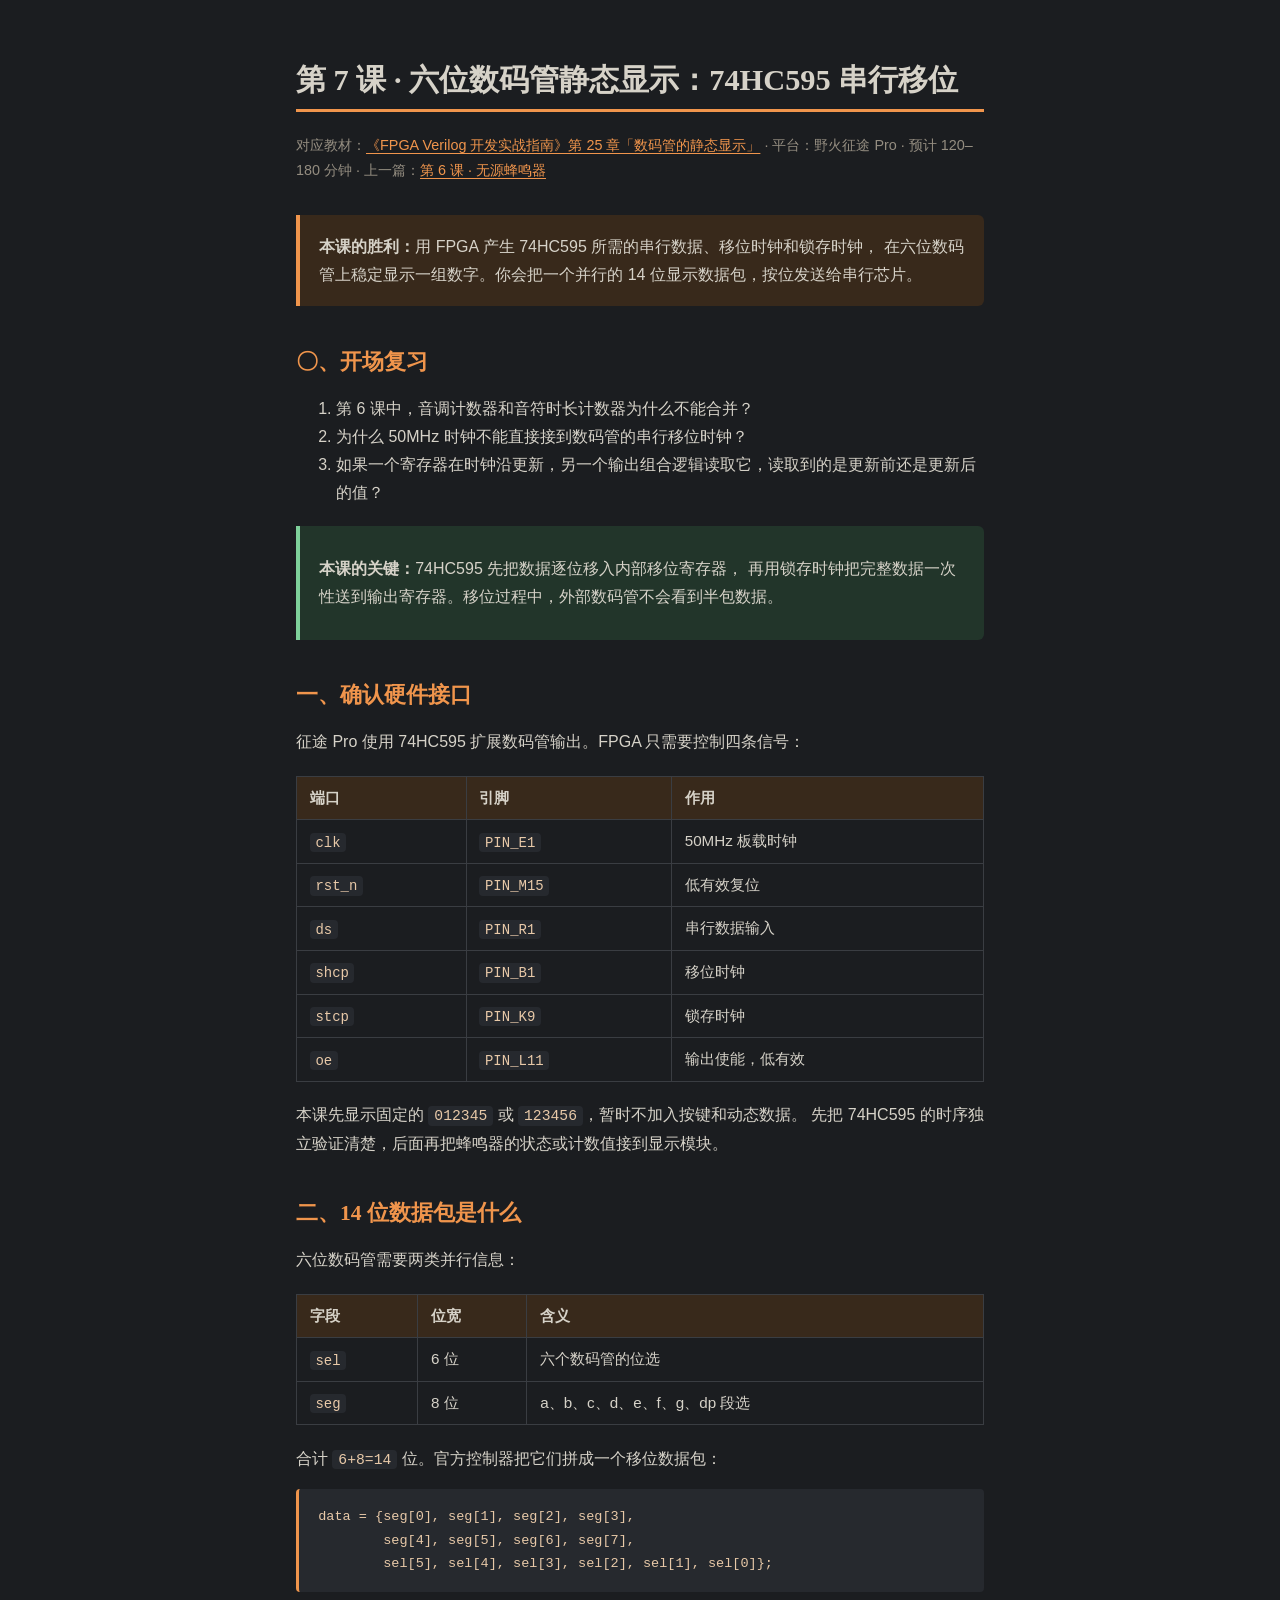
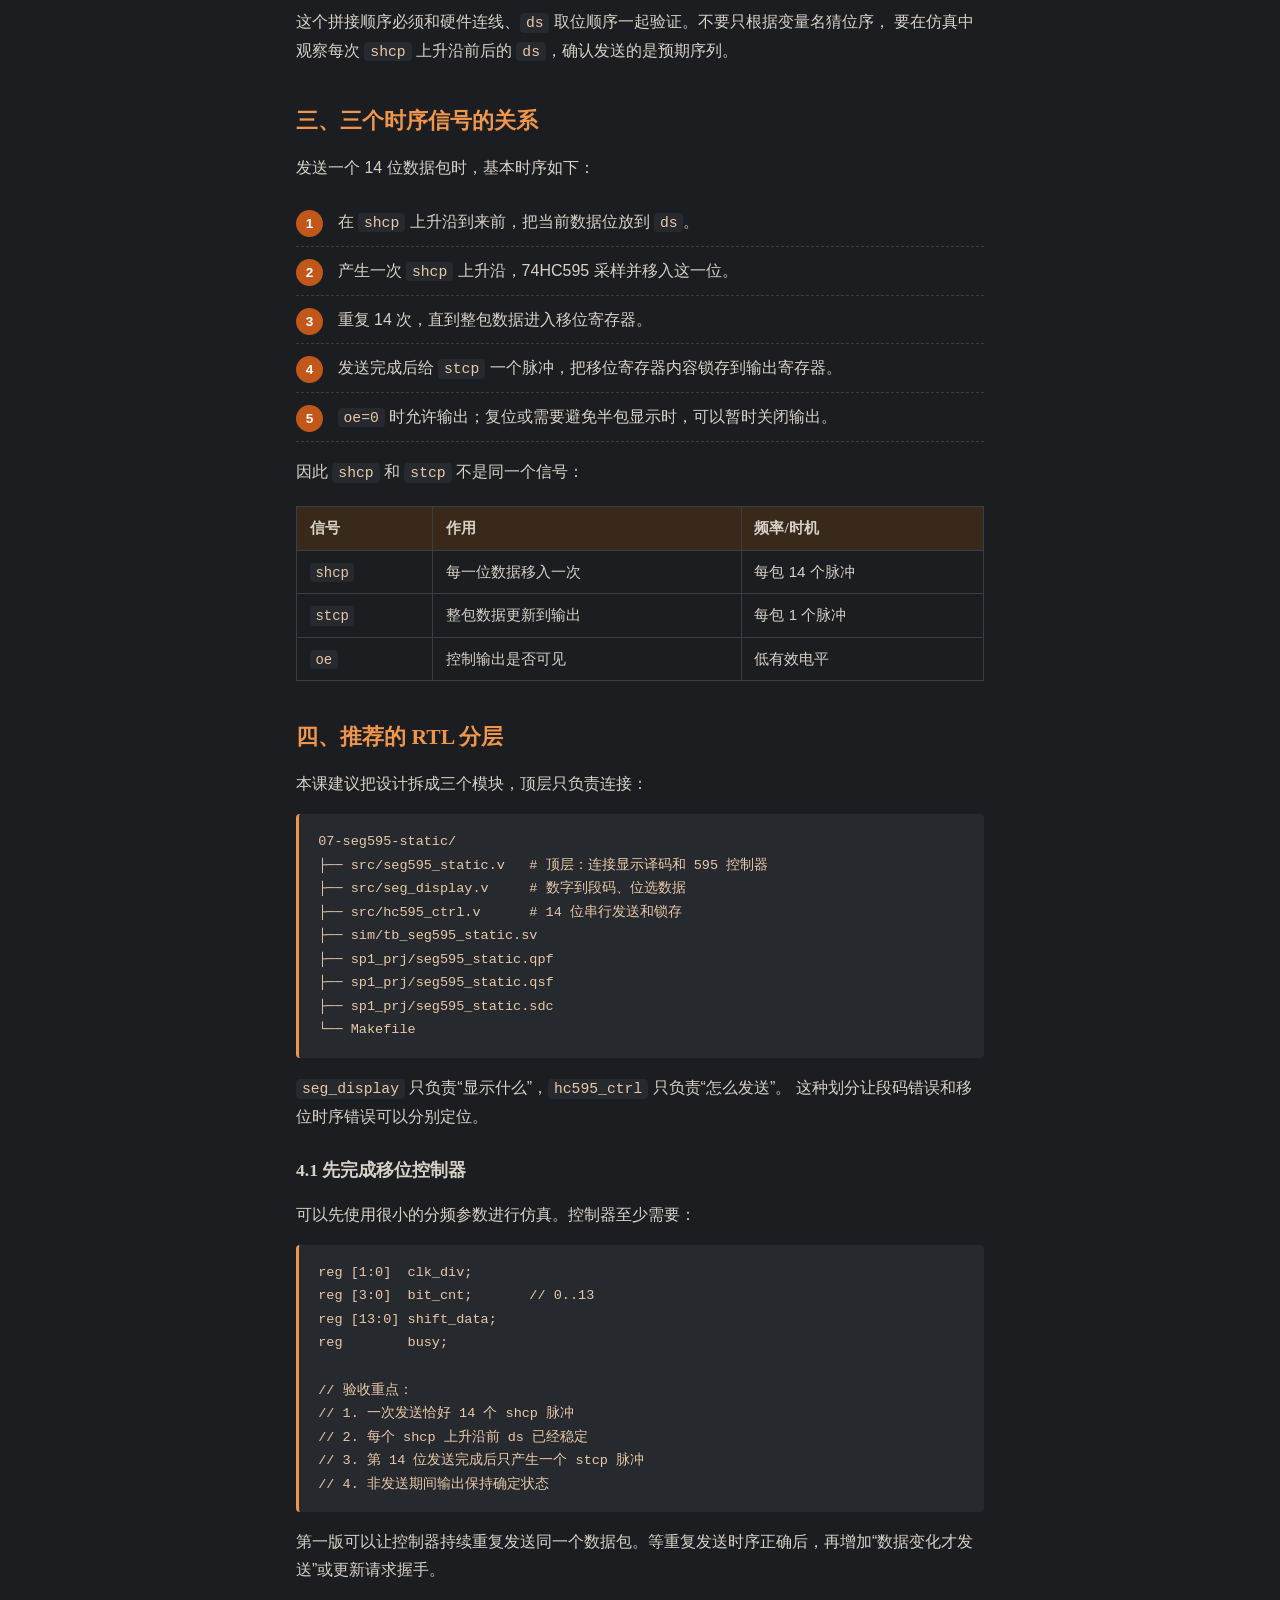
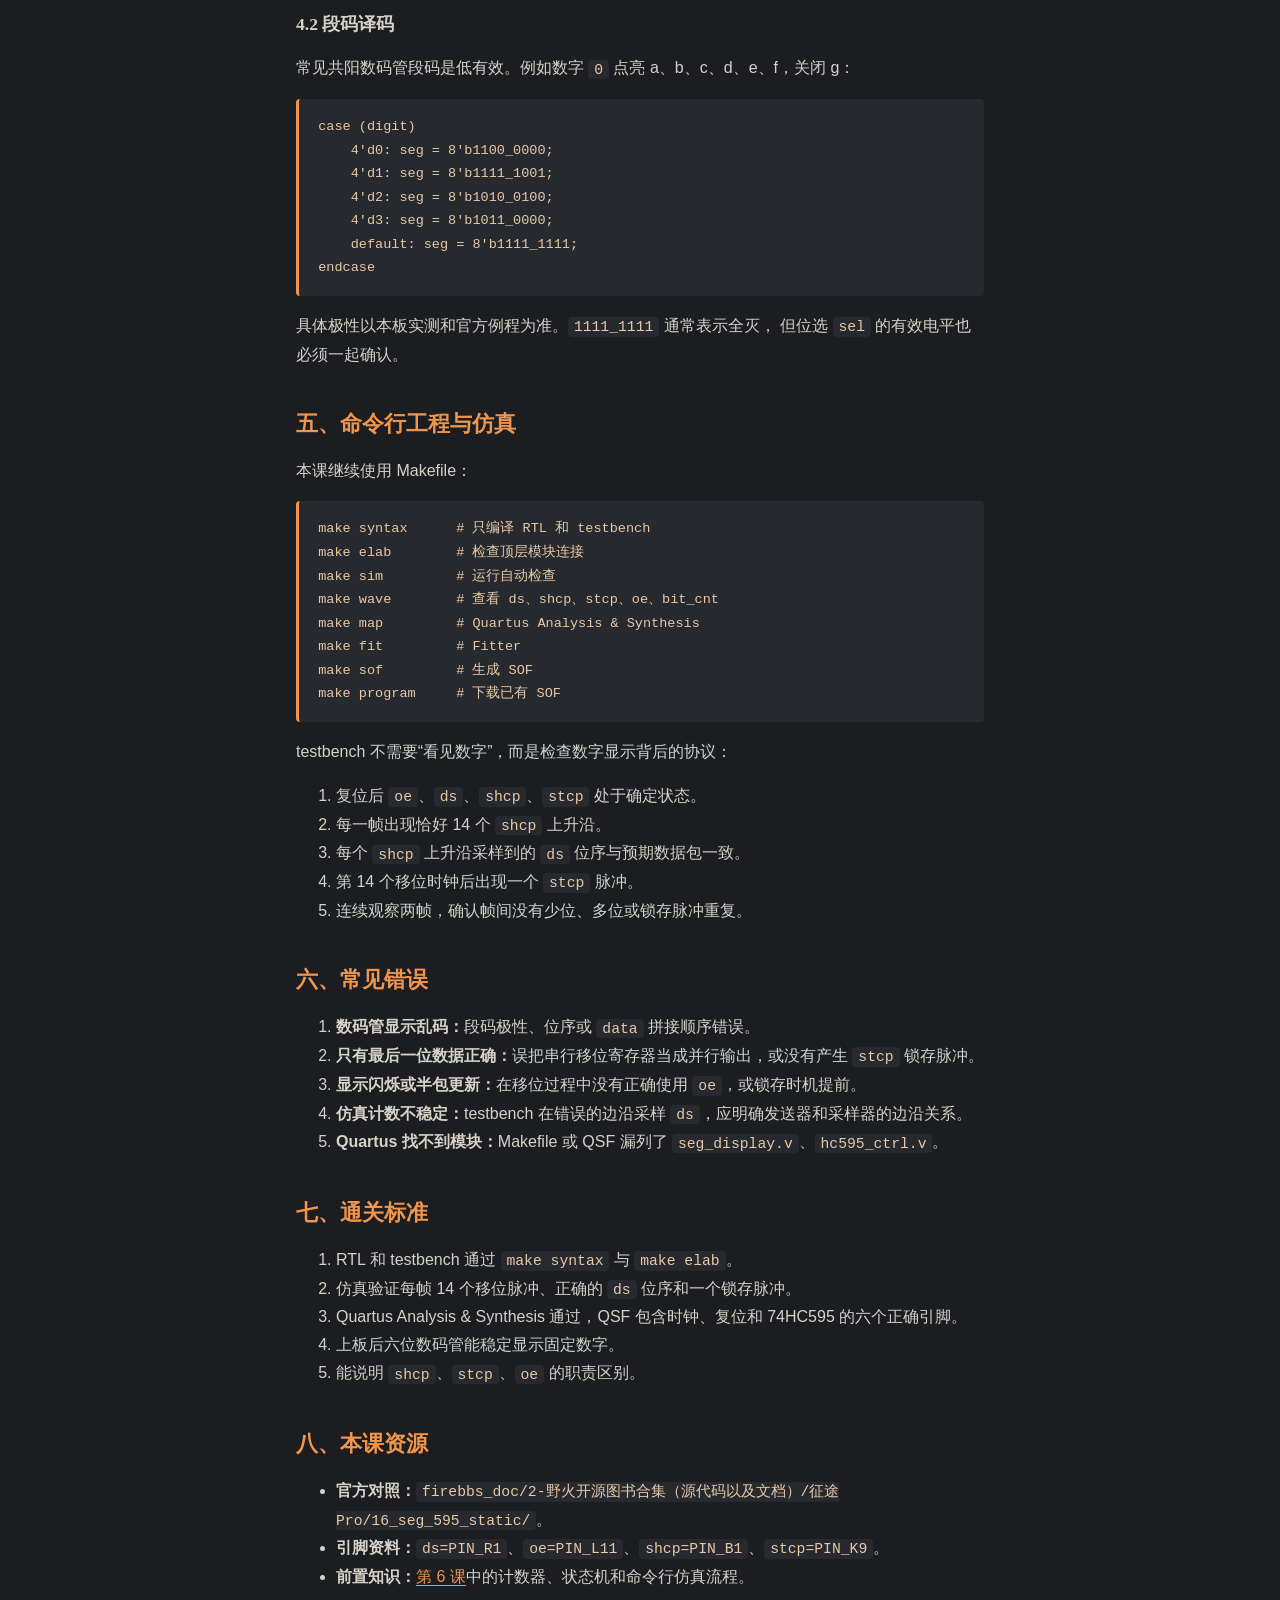
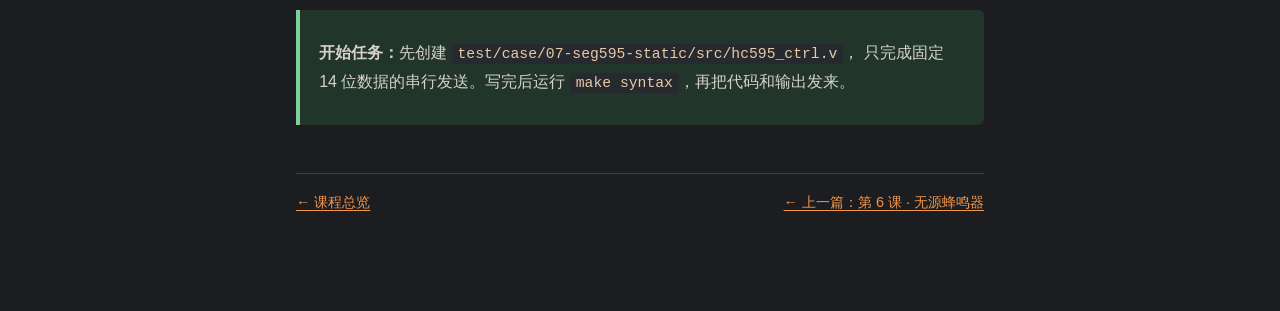
<file: test/learn_doc/lessons/0007-seg595-static.html>
<!DOCTYPE html>
<html lang="zh-CN">
<head>
<meta charset="UTF-8">
<meta name="viewport" content="width=device-width, initial-scale=1.0">
<title>第 7 课 · 六位数码管静态显示：74HC595 串行移位</title>
<link rel="stylesheet" href="../assets/style.css">
</head>
<body>

<h1>第 7 课 · 六位数码管静态显示：74HC595 串行移位</h1>
<p class="meta">
  对应教材：<a href="#ref">《FPGA Verilog 开发实战指南》第 25 章「数码管的静态显示」</a> ·
  平台：野火征途 Pro · 预计 120–180 分钟 ·
  上一篇：<a href="0006-beep.html">第 6 课 · 无源蜂鸣器</a>
</p>

<blockquote>
  <p><strong>本课的胜利：</strong>用 FPGA 产生 74HC595 所需的串行数据、移位时钟和锁存时钟，
  在六位数码管上稳定显示一组数字。你会把一个并行的 14 位显示数据包，按位发送给串行芯片。</p>
</blockquote>

<h2>〇、开场复习</h2>
<ol>
  <li>第 6 课中，音调计数器和音符时长计数器为什么不能合并？</li>
  <li>为什么 50MHz 时钟不能直接接到数码管的串行移位时钟？</li>
  <li>如果一个寄存器在时钟沿更新，另一个输出组合逻辑读取它，读取到的是更新前还是更新后的值？</li>
</ol>

<div class="teacher">
  <p><strong>本课的关键：</strong>74HC595 先把数据逐位移入内部移位寄存器，
  再用锁存时钟把完整数据一次性送到输出寄存器。移位过程中，外部数码管不会看到半包数据。</p>
</div>

<h2>一、确认硬件接口</h2>
<p>征途 Pro 使用 74HC595 扩展数码管输出。FPGA 只需要控制四条信号：</p>
<table>
  <tr><th>端口</th><th>引脚</th><th>作用</th></tr>
  <tr><td><code>clk</code></td><td><code>PIN_E1</code></td><td>50MHz 板载时钟</td></tr>
  <tr><td><code>rst_n</code></td><td><code>PIN_M15</code></td><td>低有效复位</td></tr>
  <tr><td><code>ds</code></td><td><code>PIN_R1</code></td><td>串行数据输入</td></tr>
  <tr><td><code>shcp</code></td><td><code>PIN_B1</code></td><td>移位时钟</td></tr>
  <tr><td><code>stcp</code></td><td><code>PIN_K9</code></td><td>锁存时钟</td></tr>
  <tr><td><code>oe</code></td><td><code>PIN_L11</code></td><td>输出使能，低有效</td></tr>
</table>
<p>本课先显示固定的 <code>012345</code> 或 <code>123456</code>，暂时不加入按键和动态数据。
  先把 74HC595 的时序独立验证清楚，后面再把蜂鸣器的状态或计数值接到显示模块。</p>

<h2>二、14 位数据包是什么</h2>
<p>六位数码管需要两类并行信息：</p>
<table>
  <tr><th>字段</th><th>位宽</th><th>含义</th></tr>
  <tr><td><code>sel</code></td><td>6 位</td><td>六个数码管的位选</td></tr>
  <tr><td><code>seg</code></td><td>8 位</td><td>a、b、c、d、e、f、g、dp 段选</td></tr>
</table>
<p>合计 <code>6+8=14</code> 位。官方控制器把它们拼成一个移位数据包：</p>
<pre><code>data = {seg[0], seg[1], seg[2], seg[3],
        seg[4], seg[5], seg[6], seg[7],
        sel[5], sel[4], sel[3], sel[2], sel[1], sel[0]};</code></pre>
<p>这个拼接顺序必须和硬件连线、<code>ds</code> 取位顺序一起验证。不要只根据变量名猜位序，
  要在仿真中观察每次 <code>shcp</code> 上升沿前后的 <code>ds</code>，确认发送的是预期序列。</p>

<h2>三、三个时序信号的关系</h2>
<p>发送一个 14 位数据包时，基本时序如下：</p>
<ol class="steps">
  <li>在 <code>shcp</code> 上升沿到来前，把当前数据位放到 <code>ds</code>。</li>
  <li>产生一次 <code>shcp</code> 上升沿，74HC595 采样并移入这一位。</li>
  <li>重复 14 次，直到整包数据进入移位寄存器。</li>
  <li>发送完成后给 <code>stcp</code> 一个脉冲，把移位寄存器内容锁存到输出寄存器。</li>
  <li><code>oe=0</code> 时允许输出；复位或需要避免半包显示时，可以暂时关闭输出。</li>
</ol>
<p>因此 <code>shcp</code> 和 <code>stcp</code> 不是同一个信号：</p>
<table>
  <tr><th>信号</th><th>作用</th><th>频率/时机</th></tr>
  <tr><td><code>shcp</code></td><td>每一位数据移入一次</td><td>每包 14 个脉冲</td></tr>
  <tr><td><code>stcp</code></td><td>整包数据更新到输出</td><td>每包 1 个脉冲</td></tr>
  <tr><td><code>oe</code></td><td>控制输出是否可见</td><td>低有效电平</td></tr>
</table>

<h2>四、推荐的 RTL 分层</h2>
<p>本课建议把设计拆成三个模块，顶层只负责连接：</p>
<pre><code>07-seg595-static/
├── src/seg595_static.v   # 顶层：连接显示译码和 595 控制器
├── src/seg_display.v     # 数字到段码、位选数据
├── src/hc595_ctrl.v      # 14 位串行发送和锁存
├── sim/tb_seg595_static.sv
├── sp1_prj/seg595_static.qpf
├── sp1_prj/seg595_static.qsf
├── sp1_prj/seg595_static.sdc
└── Makefile</code></pre>
<p><code>seg_display</code> 只负责“显示什么”，<code>hc595_ctrl</code> 只负责“怎么发送”。
  这种划分让段码错误和移位时序错误可以分别定位。</p>

<h3>4.1 先完成移位控制器</h3>
<p>可以先使用很小的分频参数进行仿真。控制器至少需要：</p>
<pre><code>reg [1:0]  clk_div;
reg [3:0]  bit_cnt;       // 0..13
reg [13:0] shift_data;
reg        busy;

// 验收重点：
// 1. 一次发送恰好 14 个 shcp 脉冲
// 2. 每个 shcp 上升沿前 ds 已经稳定
// 3. 第 14 位发送完成后只产生一个 stcp 脉冲
// 4. 非发送期间输出保持确定状态</code></pre>
<p>第一版可以让控制器持续重复发送同一个数据包。等重复发送时序正确后，再增加“数据变化才发送”或更新请求握手。</p>

<h3>4.2 段码译码</h3>
<p>常见共阳数码管段码是低有效。例如数字 <code>0</code> 点亮 a、b、c、d、e、f，关闭 g：</p>
<pre><code>case (digit)
    4'd0: seg = 8'b1100_0000;
    4'd1: seg = 8'b1111_1001;
    4'd2: seg = 8'b1010_0100;
    4'd3: seg = 8'b1011_0000;
    default: seg = 8'b1111_1111;
endcase</code></pre>
<p>具体极性以本板实测和官方例程为准。<code>1111_1111</code> 通常表示全灭，
  但位选 <code>sel</code> 的有效电平也必须一起确认。</p>

<h2>五、命令行工程与仿真</h2>
<p>本课继续使用 Makefile：</p>
<pre><code>make syntax      # 只编译 RTL 和 testbench
make elab        # 检查顶层模块连接
make sim         # 运行自动检查
make wave        # 查看 ds、shcp、stcp、oe、bit_cnt
make map         # Quartus Analysis &amp; Synthesis
make fit         # Fitter
make sof         # 生成 SOF
make program     # 下载已有 SOF</code></pre>
<p>testbench 不需要“看见数字”，而是检查数字显示背后的协议：</p>
<ol>
  <li>复位后 <code>oe</code>、<code>ds</code>、<code>shcp</code>、<code>stcp</code> 处于确定状态。</li>
  <li>每一帧出现恰好 14 个 <code>shcp</code> 上升沿。</li>
  <li>每个 <code>shcp</code> 上升沿采样到的 <code>ds</code> 位序与预期数据包一致。</li>
  <li>第 14 个移位时钟后出现一个 <code>stcp</code> 脉冲。</li>
  <li>连续观察两帧，确认帧间没有少位、多位或锁存脉冲重复。</li>
</ol>

<h2>六、常见错误</h2>
<ol>
  <li><strong>数码管显示乱码：</strong>段码极性、位序或 <code>data</code> 拼接顺序错误。</li>
  <li><strong>只有最后一位数据正确：</strong>误把串行移位寄存器当成并行输出，或没有产生 <code>stcp</code> 锁存脉冲。</li>
  <li><strong>显示闪烁或半包更新：</strong>在移位过程中没有正确使用 <code>oe</code>，或锁存时机提前。</li>
  <li><strong>仿真计数不稳定：</strong>testbench 在错误的边沿采样 <code>ds</code>，应明确发送器和采样器的边沿关系。</li>
  <li><strong>Quartus 找不到模块：</strong>Makefile 或 QSF 漏列了 <code>seg_display.v</code>、<code>hc595_ctrl.v</code>。</li>
</ol>

<h2>七、通关标准</h2>
<ol>
  <li>RTL 和 testbench 通过 <code>make syntax</code> 与 <code>make elab</code>。</li>
  <li>仿真验证每帧 14 个移位脉冲、正确的 <code>ds</code> 位序和一个锁存脉冲。</li>
  <li>Quartus Analysis &amp; Synthesis 通过，QSF 包含时钟、复位和 74HC595 的六个正确引脚。</li>
  <li>上板后六位数码管能稳定显示固定数字。</li>
  <li>能说明 <code>shcp</code>、<code>stcp</code>、<code>oe</code> 的职责区别。</li>
</ol>

<h2 id="ref">八、本课资源</h2>
<ul>
  <li><strong>官方对照：</strong><code>firebbs_doc/2-野火开源图书合集（源代码以及文档）/征途Pro/16_seg_595_static/</code>。</li>
  <li><strong>引脚资料：</strong><code>ds=PIN_R1</code>、<code>oe=PIN_L11</code>、<code>shcp=PIN_B1</code>、<code>stcp=PIN_K9</code>。</li>
  <li><strong>前置知识：</strong><a href="0006-beep.html">第 6 课</a>中的计数器、状态机和命令行仿真流程。</li>
</ul>

<div class="teacher">
  <p><strong>开始任务：</strong>先创建 <code>test/case/07-seg595-static/src/hc595_ctrl.v</code>，
  只完成固定 14 位数据的串行发送。写完后运行 <code>make syntax</code>，再把代码和输出发来。</p>
</div>

<nav class="lesson-nav">
  <a href="../index.html">← 课程总览</a>
  <a href="0006-beep.html">← 上一篇：第 6 课 · 无源蜂鸣器</a>
</nav>

</body>
</html>
</file>
<file: lean_doc/assets/style.css>
/* 野火 FPGA 课程共享样式 — 深色主题，所有 lessons/ 下的课程统一引用 */
:root {
  --ink: #d6d2c8;           /* 正文文字 */
  --ink-dim: #948d80;       /* 次要文字 */
  --paper: #1b1d20;         /* 页面背景 */
  --surface: #24272b;       /* 卡片/表格/按钮背景 */
  --accent: #f0954c;        /* 野火橙（暗底提亮） */
  --accent-strong: #c2571a;
  --accent-soft: #38291b;   /* 橙色弱底 */
  --code-bg: #26292e;
  --line: #3a3d42;
  --ok: #7ed09a;
  --ok-soft: #22352a;
  --warn: #ef8b78;
  --warn-soft: #3d2723;
  --serif: "Source Han Serif SC", "Noto Serif CJK SC", "Songti SC", serif;
  --sans: "Source Han Sans SC", "Noto Sans CJK SC", "PingFang SC", "Microsoft YaHei", sans-serif;
  --mono: "JetBrains Mono", "Fira Code", Consolas, "Courier New", monospace;
}

* { box-sizing: border-box; }

body {
  font-family: var(--sans);
  color: var(--ink);
  background: var(--paper);
  line-height: 1.75;
  max-width: 46rem;
  margin: 0 auto;
  padding: 2.5rem 1.5rem 6rem;
}

h1, h2, h3 { font-family: var(--serif); line-height: 1.35; }
h1 { font-size: 1.9rem; border-bottom: 3px solid var(--accent); padding-bottom: .5rem; }
h2 { font-size: 1.35rem; margin-top: 2.6rem; color: var(--accent); }
h3 { font-size: 1.1rem; margin-top: 1.8rem; }

a { color: var(--accent); text-decoration-thickness: 1px; text-underline-offset: 3px; }

code, pre {
  font-family: var(--mono);
  font-size: .92em;
  background: var(--code-bg);
  border-radius: 4px;
}
code { padding: .12em .4em; color: #e8c9a8; }
pre {
  padding: 1rem 1.2rem;
  overflow-x: auto;
  border-left: 3px solid var(--accent);
  line-height: 1.6;
}
pre code { padding: 0; background: none; }

blockquote {
  margin: 1.2rem 0;
  padding: .8rem 1.2rem;
  background: var(--accent-soft);
  border-left: 4px solid var(--accent);
  border-radius: 0 6px 6px 0;
}
blockquote p { margin: .3rem 0; }

table { border-collapse: collapse; width: 100%; margin: 1.2rem 0; font-size: .95rem; }
th, td { border: 1px solid var(--line); padding: .5rem .8rem; text-align: left; }
th { background: var(--accent-soft); font-family: var(--serif); }

.meta {
  color: var(--ink-dim);
  font-size: .9rem;
  margin-bottom: 2rem;
}
.lesson-nav {
  display: flex;
  justify-content: space-between;
  gap: 1rem;
  margin-top: 3rem;
  padding-top: 1rem;
  border-top: 1px solid var(--line);
  font-size: .9rem;
}

/* 教师提示框 */
.teacher {
  background: var(--ok-soft);
  border-left: 4px solid var(--ok);
  padding: .8rem 1.2rem;
  border-radius: 0 6px 6px 0;
  margin: 1.2rem 0;
}

/* 对照表：MCU思维 vs FPGA思维 */
.vs { display: grid; grid-template-columns: 1fr 1fr; gap: .8rem; }
.vs .cell { border: 1px solid var(--line); border-radius: 6px; padding: .8rem 1rem; font-size: .92rem; background: var(--surface); }
.vs .cell h4 { margin: 0 0 .4rem; font-size: .95rem; color: var(--accent); }
@media (max-width: 600px) { .vs { grid-template-columns: 1fr; } }

/* 小测验 */
.quiz { border: 1px solid var(--line); border-radius: 8px; padding: 1rem 1.2rem; margin: 1.4rem 0; background: var(--surface); }
.quiz .q { font-weight: 600; }
.quiz button {
  display: block; width: 100%; text-align: left;
  margin: .5rem 0; padding: .55rem .9rem;
  border: 1px solid var(--line); border-radius: 6px;
  background: var(--paper); color: var(--ink); cursor: pointer; font-family: var(--sans);
}
.quiz button:hover { border-color: var(--accent); background: var(--accent-soft); }
.quiz button.correct { border-color: var(--ok); background: var(--ok-soft); }
.quiz button.wrong { border-color: var(--warn); background: var(--warn-soft); }
.quiz .explain { display: none; font-size: .9rem; color: var(--ink); background: var(--paper); border-radius: 6px; padding: .6rem .9rem; margin-top: .6rem; }
.quiz .explain.show { display: block; }

/* 步骤清单（可勾选） */
.steps { counter-reset: step; list-style: none; padding-left: 0; }
.steps > li {
  counter-increment: step;
  position: relative;
  padding: .6rem 0 .6rem 2.6rem;
  border-bottom: 1px dashed var(--line);
}
.steps > li::before {
  content: counter(step);
  position: absolute; left: 0; top: .75rem;
  width: 1.7rem; height: 1.7rem;
  background: var(--accent-strong); color: #fff;
  border-radius: 50%;
  display: flex; align-items: center; justify-content: center;
  font-size: .85rem; font-weight: 700;
}

.print-note { font-size: .85rem; color: var(--ink-dim); }
@media print {
  body { max-width: none; padding: 0; background: #fff; color: #1c2430; }
  .quiz button { border: 1px solid #999; }
}
</file>
<file: learn_doc/assets/style.css>
/* 野火 FPGA 课程共享样式 — 深色主题，所有 lessons/ 下的课程统一引用 */
:root {
  --ink: #d6d2c8;           /* 正文文字 */
  --ink-dim: #948d80;       /* 次要文字 */
  --paper: #1b1d20;         /* 页面背景 */
  --surface: #24272b;       /* 卡片/表格/按钮背景 */
  --accent: #f0954c;        /* 野火橙（暗底提亮） */
  --accent-strong: #c2571a;
  --accent-soft: #38291b;   /* 橙色弱底 */
  --code-bg: #26292e;
  --line: #3a3d42;
  --ok: #7ed09a;
  --ok-soft: #22352a;
  --warn: #ef8b78;
  --warn-soft: #3d2723;
  --serif: "Source Han Serif SC", "Noto Serif CJK SC", "Songti SC", serif;
  --sans: "Source Han Sans SC", "Noto Sans CJK SC", "PingFang SC", "Microsoft YaHei", sans-serif;
  --mono: "JetBrains Mono", "Fira Code", Consolas, "Courier New", monospace;
}

* { box-sizing: border-box; }

body {
  font-family: var(--sans);
  color: var(--ink);
  background: var(--paper);
  line-height: 1.75;
  max-width: 46rem;
  margin: 0 auto;
  padding: 2.5rem 1.5rem 6rem;
}

h1, h2, h3 { font-family: var(--serif); line-height: 1.35; }
h1 { font-size: 1.9rem; border-bottom: 3px solid var(--accent); padding-bottom: .5rem; }
h2 { font-size: 1.35rem; margin-top: 2.6rem; color: var(--accent); }
h3 { font-size: 1.1rem; margin-top: 1.8rem; }

a { color: var(--accent); text-decoration-thickness: 1px; text-underline-offset: 3px; }

code, pre {
  font-family: var(--mono);
  font-size: .92em;
  background: var(--code-bg);
  border-radius: 4px;
}
code { padding: .12em .4em; color: #e8c9a8; }
pre {
  padding: 1rem 1.2rem;
  overflow-x: auto;
  border-left: 3px solid var(--accent);
  line-height: 1.6;
}
pre code { padding: 0; background: none; }

blockquote {
  margin: 1.2rem 0;
  padding: .8rem 1.2rem;
  background: var(--accent-soft);
  border-left: 4px solid var(--accent);
  border-radius: 0 6px 6px 0;
}
blockquote p { margin: .3rem 0; }

table { border-collapse: collapse; width: 100%; margin: 1.2rem 0; font-size: .95rem; }
th, td { border: 1px solid var(--line); padding: .5rem .8rem; text-align: left; }
th { background: var(--accent-soft); font-family: var(--serif); }

.meta {
  color: var(--ink-dim);
  font-size: .9rem;
  margin-bottom: 2rem;
}
.lesson-nav {
  display: flex;
  justify-content: space-between;
  gap: 1rem;
  margin-top: 3rem;
  padding-top: 1rem;
  border-top: 1px solid var(--line);
  font-size: .9rem;
}

/* 教师提示框 */
.teacher {
  background: var(--ok-soft);
  border-left: 4px solid var(--ok);
  padding: .8rem 1.2rem;
  border-radius: 0 6px 6px 0;
  margin: 1.2rem 0;
}

/* 对照表：MCU思维 vs FPGA思维 */
.vs { display: grid; grid-template-columns: 1fr 1fr; gap: .8rem; }
.vs .cell { border: 1px solid var(--line); border-radius: 6px; padding: .8rem 1rem; font-size: .92rem; background: var(--surface); }
.vs .cell h4 { margin: 0 0 .4rem; font-size: .95rem; color: var(--accent); }
@media (max-width: 600px) { .vs { grid-template-columns: 1fr; } }

/* 小测验 */
.quiz { border: 1px solid var(--line); border-radius: 8px; padding: 1rem 1.2rem; margin: 1.4rem 0; background: var(--surface); }
.quiz .q { font-weight: 600; }
.quiz button {
  display: block; width: 100%; text-align: left;
  margin: .5rem 0; padding: .55rem .9rem;
  border: 1px solid var(--line); border-radius: 6px;
  background: var(--paper); color: var(--ink); cursor: pointer; font-family: var(--sans);
}
.quiz button:hover { border-color: var(--accent); background: var(--accent-soft); }
.quiz button.correct { border-color: var(--ok); background: var(--ok-soft); }
.quiz button.wrong { border-color: var(--warn); background: var(--warn-soft); }
.quiz .explain { display: none; font-size: .9rem; color: var(--ink); background: var(--paper); border-radius: 6px; padding: .6rem .9rem; margin-top: .6rem; }
.quiz .explain.show { display: block; }

/* 步骤清单（可勾选） */
.steps { counter-reset: step; list-style: none; padding-left: 0; }
.steps > li {
  counter-increment: step;
  position: relative;
  padding: .6rem 0 .6rem 2.6rem;
  border-bottom: 1px dashed var(--line);
}
.steps > li::before {
  content: counter(step);
  position: absolute; left: 0; top: .75rem;
  width: 1.7rem; height: 1.7rem;
  background: var(--accent-strong); color: #fff;
  border-radius: 50%;
  display: flex; align-items: center; justify-content: center;
  font-size: .85rem; font-weight: 700;
}

.print-note { font-size: .85rem; color: var(--ink-dim); }
@media print {
  body { max-width: none; padding: 0; background: #fff; color: #1c2430; }
  .quiz button { border: 1px solid #999; }
}
</file>
<file: test/learn_doc/assets/style.css>
/* 野火 FPGA 课程共享样式 — 深色主题，所有 lessons/ 下的课程统一引用 */
:root {
  --ink: #d6d2c8;           /* 正文文字 */
  --ink-dim: #948d80;       /* 次要文字 */
  --paper: #1b1d20;         /* 页面背景 */
  --surface: #24272b;       /* 卡片/表格/按钮背景 */
  --accent: #f0954c;        /* 野火橙（暗底提亮） */
  --accent-strong: #c2571a;
  --accent-soft: #38291b;   /* 橙色弱底 */
  --code-bg: #26292e;
  --line: #3a3d42;
  --ok: #7ed09a;
  --ok-soft: #22352a;
  --warn: #ef8b78;
  --warn-soft: #3d2723;
  --serif: "Source Han Serif SC", "Noto Serif CJK SC", "Songti SC", serif;
  --sans: "Source Han Sans SC", "Noto Sans CJK SC", "PingFang SC", "Microsoft YaHei", sans-serif;
  --mono: "JetBrains Mono", "Fira Code", Consolas, "Courier New", monospace;
}

* { box-sizing: border-box; }

body {
  font-family: var(--sans);
  color: var(--ink);
  background: var(--paper);
  line-height: 1.75;
  max-width: 46rem;
  margin: 0 auto;
  padding: 2.5rem 1.5rem 6rem;
}

h1, h2, h3 { font-family: var(--serif); line-height: 1.35; }
h1 { font-size: 1.9rem; border-bottom: 3px solid var(--accent); padding-bottom: .5rem; }
h2 { font-size: 1.35rem; margin-top: 2.6rem; color: var(--accent); }
h3 { font-size: 1.1rem; margin-top: 1.8rem; }

a { color: var(--accent); text-decoration-thickness: 1px; text-underline-offset: 3px; }

code, pre {
  font-family: var(--mono);
  font-size: .92em;
  background: var(--code-bg);
  border-radius: 4px;
}
code { padding: .12em .4em; color: #e8c9a8; }
pre {
  padding: 1rem 1.2rem;
  overflow-x: auto;
  border-left: 3px solid var(--accent);
  line-height: 1.6;
}
pre code { padding: 0; background: none; }

blockquote {
  margin: 1.2rem 0;
  padding: .8rem 1.2rem;
  background: var(--accent-soft);
  border-left: 4px solid var(--accent);
  border-radius: 0 6px 6px 0;
}
blockquote p { margin: .3rem 0; }

table { border-collapse: collapse; width: 100%; margin: 1.2rem 0; font-size: .95rem; }
th, td { border: 1px solid var(--line); padding: .5rem .8rem; text-align: left; }
th { background: var(--accent-soft); font-family: var(--serif); }

.meta {
  color: var(--ink-dim);
  font-size: .9rem;
  margin-bottom: 2rem;
}
.lesson-nav {
  display: flex;
  justify-content: space-between;
  gap: 1rem;
  margin-top: 3rem;
  padding-top: 1rem;
  border-top: 1px solid var(--line);
  font-size: .9rem;
}

/* 教师提示框 */
.teacher {
  background: var(--ok-soft);
  border-left: 4px solid var(--ok);
  padding: .8rem 1.2rem;
  border-radius: 0 6px 6px 0;
  margin: 1.2rem 0;
}

/* 对照表：MCU思维 vs FPGA思维 */
.vs { display: grid; grid-template-columns: 1fr 1fr; gap: .8rem; }
.vs .cell { border: 1px solid var(--line); border-radius: 6px; padding: .8rem 1rem; font-size: .92rem; background: var(--surface); }
.vs .cell h4 { margin: 0 0 .4rem; font-size: .95rem; color: var(--accent); }
@media (max-width: 600px) { .vs { grid-template-columns: 1fr; } }

/* 小测验 */
.quiz { border: 1px solid var(--line); border-radius: 8px; padding: 1rem 1.2rem; margin: 1.4rem 0; background: var(--surface); }
.quiz .q { font-weight: 600; }
.quiz button {
  display: block; width: 100%; text-align: left;
  margin: .5rem 0; padding: .55rem .9rem;
  border: 1px solid var(--line); border-radius: 6px;
  background: var(--paper); color: var(--ink); cursor: pointer; font-family: var(--sans);
}
.quiz button:hover { border-color: var(--accent); background: var(--accent-soft); }
.quiz button.correct { border-color: var(--ok); background: var(--ok-soft); }
.quiz button.wrong { border-color: var(--warn); background: var(--warn-soft); }
.quiz .explain { display: none; font-size: .9rem; color: var(--ink); background: var(--paper); border-radius: 6px; padding: .6rem .9rem; margin-top: .6rem; }
.quiz .explain.show { display: block; }

/* 步骤清单（可勾选） */
.steps { counter-reset: step; list-style: none; padding-left: 0; }
.steps > li {
  counter-increment: step;
  position: relative;
  padding: .6rem 0 .6rem 2.6rem;
  border-bottom: 1px dashed var(--line);
}
.steps > li::before {
  content: counter(step);
  position: absolute; left: 0; top: .75rem;
  width: 1.7rem; height: 1.7rem;
  background: var(--accent-strong); color: #fff;
  border-radius: 50%;
  display: flex; align-items: center; justify-content: center;
  font-size: .85rem; font-weight: 700;
}

.print-note { font-size: .85rem; color: var(--ink-dim); }
@media print {
  body { max-width: none; padding: 0; background: #fff; color: #1c2430; }
  .quiz button { border: 1px solid #999; }
}
</file>
